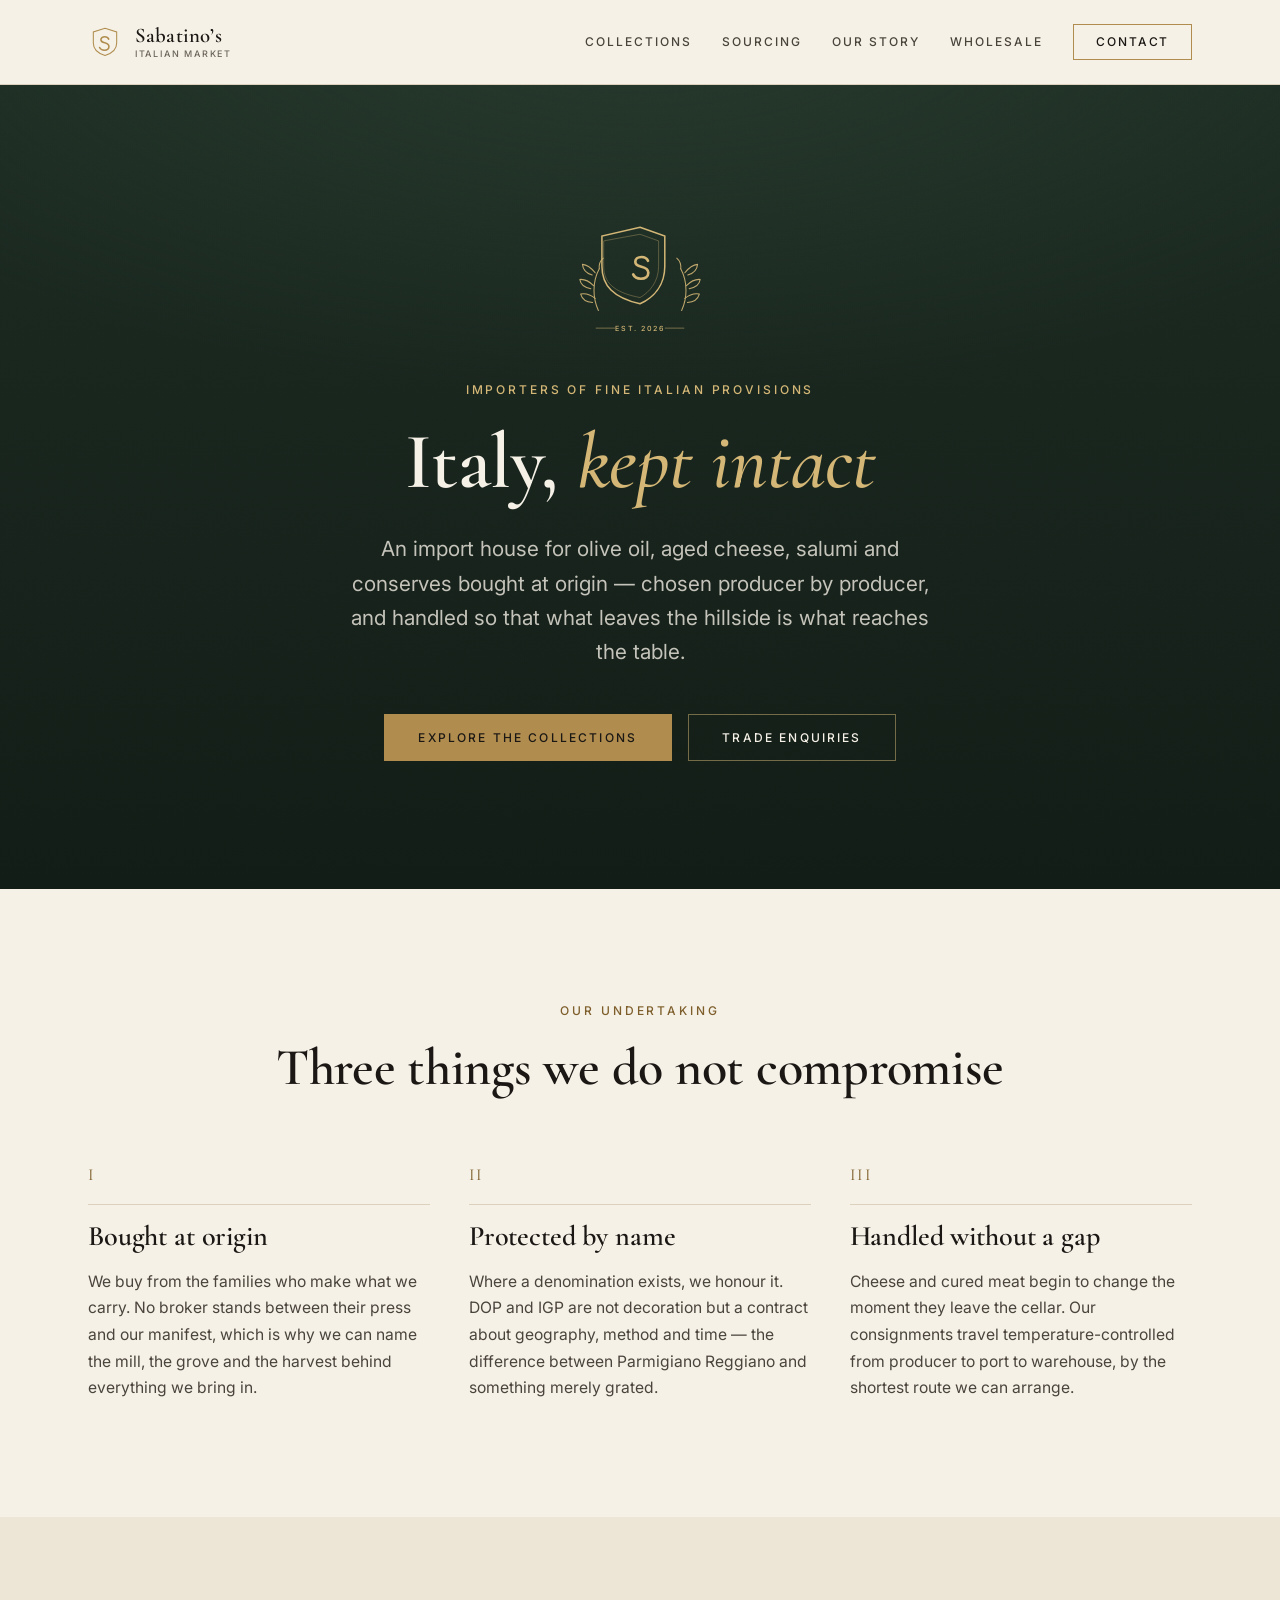
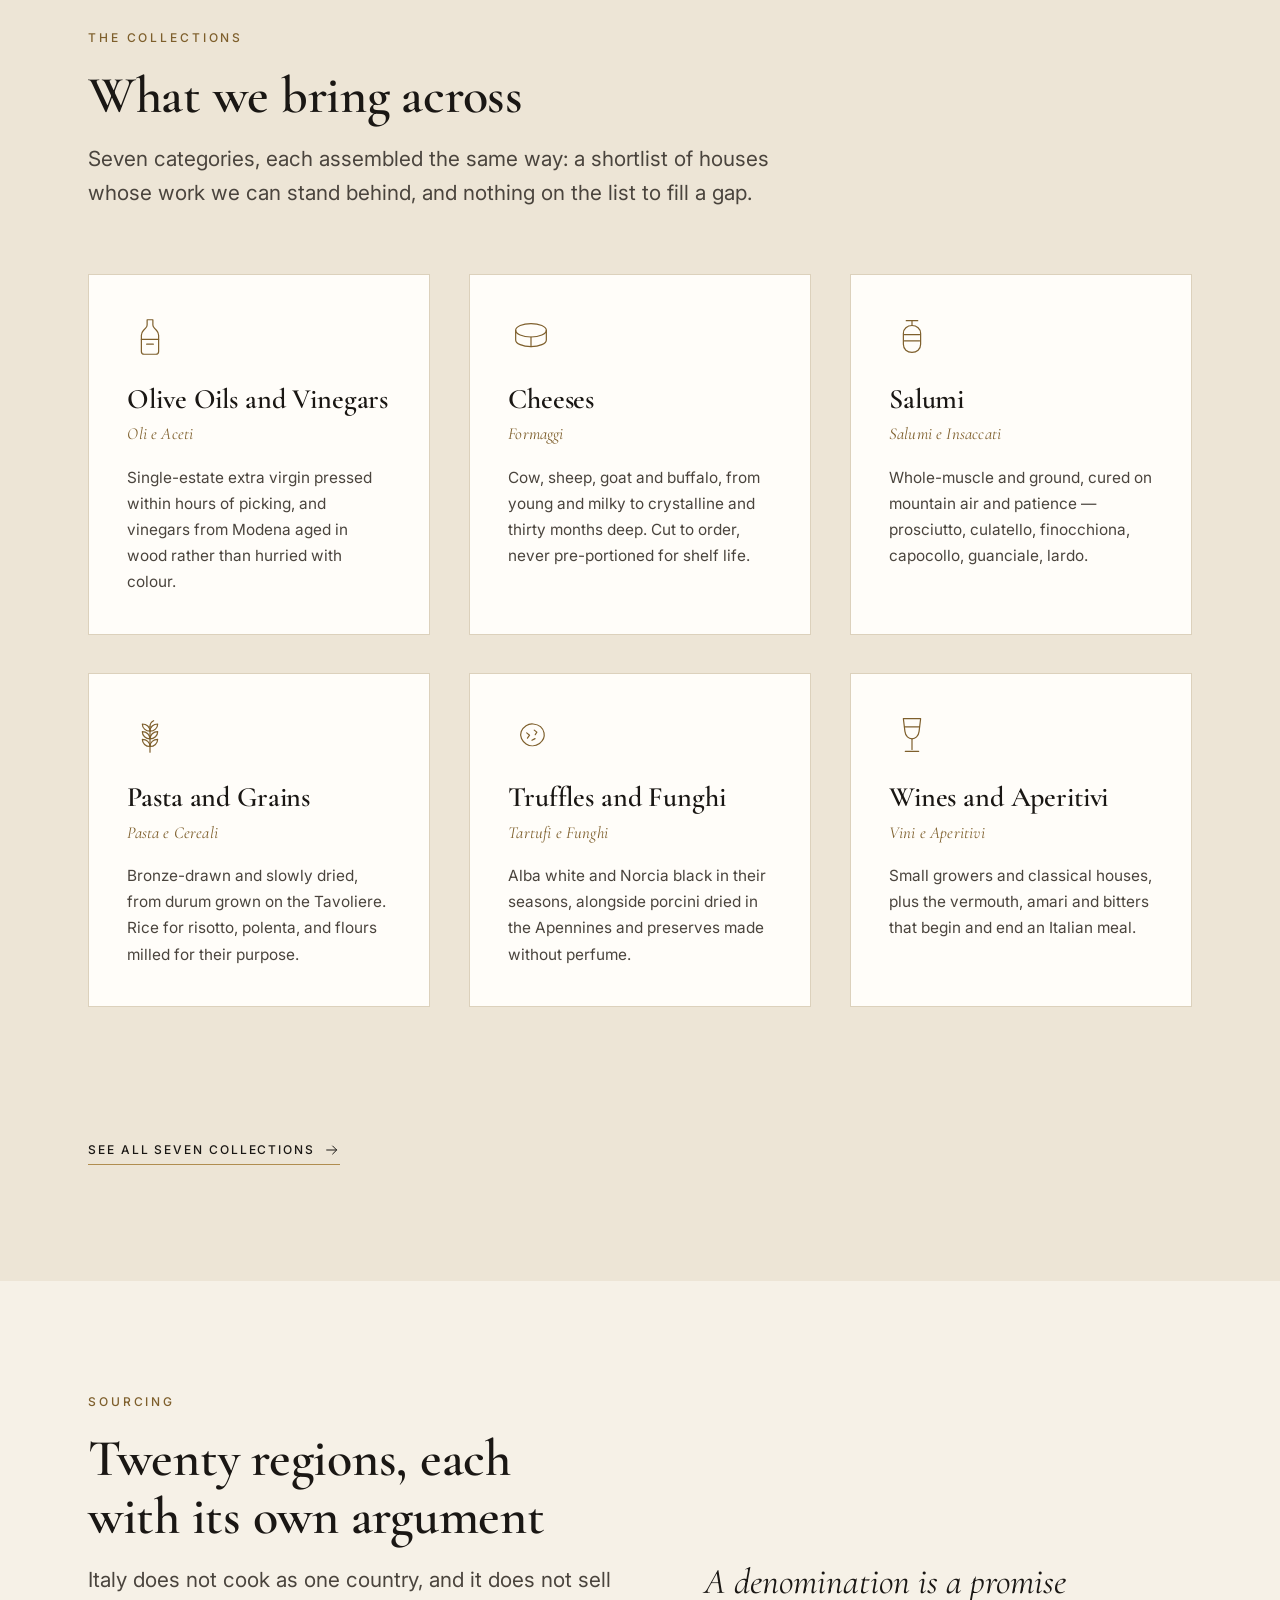
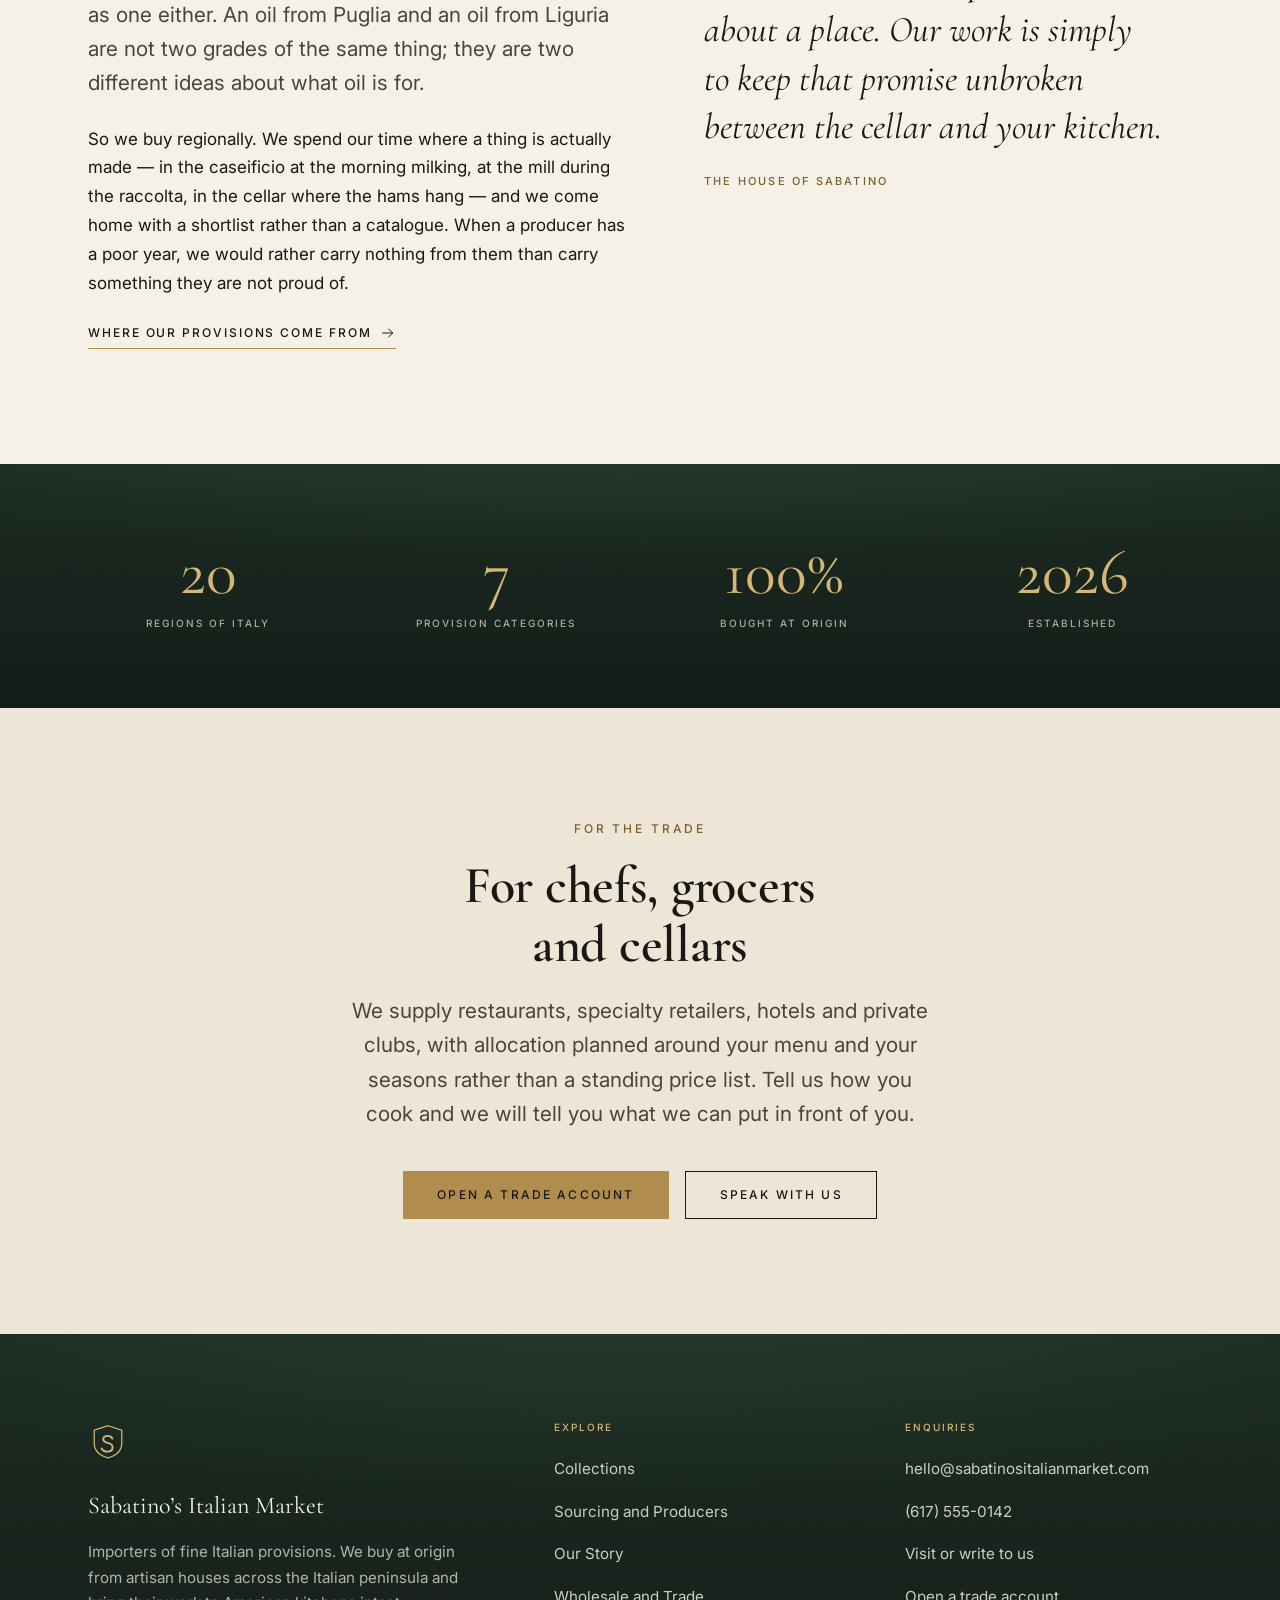
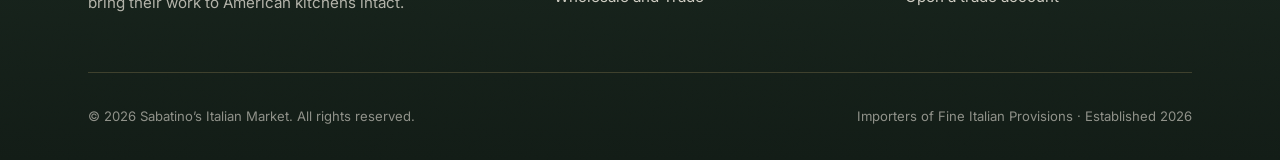
<file: index.html>
<!DOCTYPE html>
<html lang="en">
<head>
  <meta charset="utf-8">
  <meta name="viewport" content="width=device-width, initial-scale=1">
  <title>Sabatino's Italian Market | Importers of Fine Italian Provisions</title>
  <meta name="description" content="A high-end import house for Italian olive oil, aged cheese, salumi, pasta, truffles and conserves, bought at origin from artisan producers and handled without a gap in the chain.">
  <link rel="canonical" href="https://cleblanc87.github.io/sabatinos-italian-market/">
  <link rel="icon" type="image/svg+xml" href="images/favicon.svg">

  <meta property="og:type" content="website">
  <meta property="og:site_name" content="Sabatino's Italian Market">
  <meta property="og:title" content="Sabatino's Italian Market | Importers of Fine Italian Provisions">
  <meta property="og:description" content="A high-end import house for Italian olive oil, aged cheese, salumi, pasta, truffles and conserves, bought at origin from artisan producers and handled without a gap in the chain.">
  <meta property="og:url" content="https://cleblanc87.github.io/sabatinos-italian-market/">
  <meta name="twitter:card" content="summary_large_image">
  <meta name="theme-color" content="#1C2B22">

  <link rel="preconnect" href="https://fonts.googleapis.com">
  <link rel="preconnect" href="https://fonts.gstatic.com" crossorigin>
  <link href="https://fonts.googleapis.com/css2?family=Cormorant+Garamond:ital,wght@0,500;0,600;0,700;1,500;1,600&family=Inter:wght@400;500&display=swap" rel="stylesheet">
  <link rel="stylesheet" href="css/style.css">

  <script type="application/ld+json">
  {
    "@context": "https://schema.org",
    "@graph": [
      {
        "@type": "Organization",
        "@id": "https://cleblanc87.github.io/sabatinos-italian-market/#organization",
        "name": "Sabatino's Italian Market",
        "alternateName": "Sabatino's",
        "description": "Importer of fine Italian provisions: olive oil, aged cheese, salumi, pasta, truffles, wine and conserves, bought at origin from artisan producers across Italy.",
        "url": "https://cleblanc87.github.io/sabatinos-italian-market/",
        "logo": "https://cleblanc87.github.io/sabatinos-italian-market/images/favicon.svg",
        "foundingDate": "2026",
        "email": "hello@sabatinositalianmarket.com",
        "telephone": "+1-617-555-0142",
        "address": {
          "@type": "PostalAddress",
          "streetAddress": "144 Prince Street",
          "addressLocality": "Boston",
          "addressRegion": "MA",
          "postalCode": "02113",
          "addressCountry": "US"
        },
        "areaServed": { "@type": "Country", "name": "United States" },
        "knowsAbout": ["Italian food importing", "DOP and IGP denominations", "Extra virgin olive oil", "Aged Italian cheese", "Salumi", "Bronze-drawn pasta", "Truffles"]
      },
      {
        "@type": "LocalBusiness",
        "@id": "https://cleblanc87.github.io/sabatinos-italian-market/#market",
        "name": "Sabatino's Italian Market",
        "parentOrganization": { "@id": "https://cleblanc87.github.io/sabatinos-italian-market/#organization" },
        "image": "https://cleblanc87.github.io/sabatinos-italian-market/images/favicon.svg",
        "url": "https://cleblanc87.github.io/sabatinos-italian-market/",
        "email": "hello@sabatinositalianmarket.com",
        "telephone": "+1-617-555-0142",
        "priceRange": "$$$",
        "address": {
          "@type": "PostalAddress",
          "streetAddress": "144 Prince Street",
          "addressLocality": "Boston",
          "addressRegion": "MA",
          "postalCode": "02113",
          "addressCountry": "US"
        },
        "makesOffer": [
          { "@type": "Offer", "itemOffered": { "@type": "Service", "name": "Wholesale supply of imported Italian provisions to restaurants, specialty retailers and hotels" } },
          { "@type": "Offer", "itemOffered": { "@type": "Service", "name": "Sourcing and importing of DOP and IGP protected Italian foods" } }
        ]
      }
    ]
  }
  </script>
</head>

<body>
  <a class="skip" href="#main">Skip to content</a>

  <header class="site-header">
    <div class="wrap site-header__inner">
      <a class="wordmark" href="index.html">
      <svg class="crest crest--nav" viewBox="0 0 64 64" aria-hidden="true" focusable="false">
        <path d="M32 6 54 13v21c0 12.4-8.9 19.6-22 23.4C18.9 53.6 10 46.4 10 34V13L32 6Z" fill="none" stroke="currentColor" stroke-width="2"/>
        <path d="M39 26.5c-1.3-2.9-3.9-4.4-7.4-4.4-4.5 0-7.3 2.3-7.3 5.6 0 3.1 2.2 4.7 7.1 5.8 5.3 1.2 8 3.2 8 7 0 4.2-3.5 6.9-8.6 6.9-4.3 0-7.5-1.8-9-5" fill="none" stroke="currentColor" stroke-width="3" stroke-linecap="round"/>
      </svg>
        <span class="wordmark__text">
          <span class="wordmark__name">Sabatino&rsquo;s</span>
          <span class="wordmark__sub">Italian Market</span>
        </span>
      </a>

      <button class="nav-toggle" type="button" id="nav-toggle" aria-expanded="false" aria-controls="site-nav" aria-label="Open menu">
        <span class="nav-toggle__bar"></span>
        <span class="nav-toggle__bar"></span>
        <span class="nav-toggle__bar"></span>
      </button>

      <nav class="nav" id="site-nav" aria-label="Primary">
        <ul class="nav__list">
          <li><a class="nav__link" href="collections.html">Collections</a></li>
          <li><a class="nav__link" href="sourcing.html">Sourcing</a></li>
          <li><a class="nav__link" href="our-story.html">Our Story</a></li>
          <li><a class="nav__link" href="wholesale.html">Wholesale</a></li>
          <li><a class="nav__link nav__cta" href="contact.html">Contact</a></li>
        </ul>
      </nav>
    </div>
  </header>

  <!-- Icon set. Defined once per page, referenced below with <use href="#i-…">. -->
  <svg aria-hidden="true" focusable="false" style="position:absolute;width:0;height:0;overflow:hidden">
    <symbol id="i-oil" viewBox="0 0 48 48" fill="none" stroke="currentColor" stroke-width="1.25" stroke-linecap="round" stroke-linejoin="round">
      <path d="M21 6h6v5.5c0 1.4.5 2.2 1.6 3.3l2.3 2.4c1.4 1.5 2.1 3 2.1 5V39a3 3 0 0 1-3 3H18a3 3 0 0 1-3-3V22.2c0-2 .7-3.5 2.1-5l2.3-2.4c1.1-1.1 1.6-1.9 1.6-3.3V6Z"/>
      <path d="M15 26.5h18"/>
      <path d="M20.5 31.5h7"/>
    </symbol>

    <symbol id="i-cheese" viewBox="0 0 48 48" fill="none" stroke="currentColor" stroke-width="1.25" stroke-linecap="round" stroke-linejoin="round">
      <path d="M8 17c0-3.9 7.2-7 16-7s16 3.1 16 7v10c0 3.9-7.2 7-16 7S8 30.9 8 27V17Z"/>
      <path d="M40 17c0 3.9-7.2 7-16 7S8 20.9 8 17"/>
      <path d="M24 24v10"/>
    </symbol>

    <symbol id="i-salumi" viewBox="0 0 48 48" fill="none" stroke="currentColor" stroke-width="1.25" stroke-linecap="round" stroke-linejoin="round">
      <path d="M18 7h12"/>
      <path d="M24 7v5"/>
      <path d="M24 12c-5 0-9 3.6-9 8v11.5c0 5.4 4 8.5 9 8.5s9-3.1 9-8.5V20c0-4.4-4-8-9-8Z"/>
      <path d="M16 21.5h16M16 28h16"/>
    </symbol>

    <symbol id="i-pasta" viewBox="0 0 48 48" fill="none" stroke="currentColor" stroke-width="1.25" stroke-linecap="round" stroke-linejoin="round">
      <path d="M24 42V15"/>
      <path d="M24 20c-4.5 0-8-3.2-8-7.5 4.5 0 8 3.2 8 7.5Z"/>
      <path d="M24 20c4.5 0 8-3.2 8-7.5-4.5 0-8 3.2-8 7.5Z"/>
      <path d="M24 28c-4.5 0-8-3.2-8-7.5 4.5 0 8 3.2 8 7.5Z"/>
      <path d="M24 28c4.5 0 8-3.2 8-7.5-4.5 0-8 3.2-8 7.5Z"/>
      <path d="M24 36c-4.5 0-8-3.2-8-7.5 4.5 0 8 3.2 8 7.5Z"/>
      <path d="M24 36c4.5 0 8-3.2 8-7.5-4.5 0-8 3.2-8 7.5Z"/>
      <path d="M24 15c0-2.8 1.4-4.8 3.8-5.9"/>
    </symbol>

    <symbol id="i-truffle" viewBox="0 0 48 48" fill="none" stroke="currentColor" stroke-width="1.25" stroke-linecap="round" stroke-linejoin="round">
      <path d="M13.8 20.4c2.1-5.3 7.2-8.4 12.4-7.9 6.1.6 10.4 4.3 11.4 9.4.8 4.2-1.1 8.3-4.7 10.9-4.2 3-9.9 3.3-14 .5-4.2-2.9-7-8-5.1-12.9Z"/>
      <path d="M19.5 21.8l3 2.4-2.2 3.1M27.4 18.9l2.7 2.1-1.7 2.7M25 29.4l3.2-1.6"/>
    </symbol>

    <symbol id="i-wine" viewBox="0 0 48 48" fill="none" stroke="currentColor" stroke-width="1.25" stroke-linecap="round" stroke-linejoin="round">
      <path d="M15 7h18l-1.6 13.2c-.6 4.9-3.9 7.8-7.4 7.8s-6.8-2.9-7.4-7.8L15 7Z"/>
      <path d="M16.2 15.5h15.6"/>
      <path d="M24 28v11"/>
      <path d="M17 41h14"/>
    </symbol>

    <symbol id="i-conserve" viewBox="0 0 48 48" fill="none" stroke="currentColor" stroke-width="1.25" stroke-linecap="round" stroke-linejoin="round">
      <path d="M16.5 7.5h15a1 1 0 0 1 1 1v3.5a1 1 0 0 1-1 1h-15a1 1 0 0 1-1-1V8.5a1 1 0 0 1 1-1Z"/>
      <path d="M17.5 13v3.4c0 1-.4 1.7-1 2.4-1.2 1.3-1.5 2.4-1.5 4V38a3 3 0 0 0 3 3h12a3 3 0 0 0 3-3V22.8c0-1.6-.3-2.7-1.5-4-.6-.7-1-1.4-1-2.4V13"/>
      <path d="M17 26.5h14"/>
    </symbol>

    <symbol id="i-arrow" viewBox="0 0 24 24" fill="none" stroke="currentColor" stroke-width="1.5" stroke-linecap="round" stroke-linejoin="round">
      <path d="M4 12h15M13 6l6 6-6 6"/>
    </symbol>

    <symbol id="i-check" viewBox="0 0 24 24" fill="none" stroke="currentColor" stroke-width="1.8" stroke-linecap="round" stroke-linejoin="round">
      <path d="M3 12.5 9 18.5 21 5.5"/>
    </symbol>
  </svg>

  <main id="main">

    <!-- Hero -->
    <section class="hero on-dark">
      <div class="wrap hero__inner">
        <svg class="crest crest--hero" viewBox="0 0 140 152" aria-hidden="true" focusable="false">
          <path d="M70 16 98 26v34c0 22-13 35.5-28 42.5C40 95.5 27 82 27 60V26L70 16Z" fill="none" stroke="currentColor" stroke-width="1.7"/>
          <path d="M70 24 91 31.5V60c0 18-10.5 29.5-21 35.5C39.5 89.5 29 78 29 60V31.5L70 24Z" fill="none" stroke="currentColor" stroke-width=".7" opacity=".55"/>
          <path d="M79 54c-1.2-2.8-3.8-4.3-7.2-4.3-4.4 0-7.1 2.2-7.1 5.4 0 3 2.2 4.6 6.9 5.6 5.2 1.2 7.8 3.1 7.8 6.8 0 4.1-3.4 6.7-8.4 6.7-4.2 0-7.3-1.8-8.7-4.9" fill="none" stroke="currentColor" stroke-width="3" stroke-linecap="round"/>
          <g class="crest__sprig" fill="none" stroke="currentColor" stroke-width="1.15" stroke-linecap="round" stroke-linejoin="round" opacity=".9">
            <path d="M23 110C16.5 96 16 78 24 63"/>
            <path d="M19.4 96.5C14 92 8.5 90.5 3 91.5c1.5 5.5 6 9 13.5 9.5"/>
            <path d="M17.6 82C12.6 77 7.5 74.5 2 75c1 5.5 5 9.5 12.5 10.5"/>
            <path d="M19.4 67.5C15 62 10.5 58.5 5 58c.5 5.5 4 10 11 12"/>
            <path d="M24 63c-.5-5 1-9 4.5-12"/>
          </g>
          <g class="crest__sprig" fill="none" stroke="currentColor" stroke-width="1.15" stroke-linecap="round" stroke-linejoin="round" opacity=".9" transform="translate(140) scale(-1 1)">
            <path d="M23 110C16.5 96 16 78 24 63"/>
            <path d="M19.4 96.5C14 92 8.5 90.5 3 91.5c1.5 5.5 6 9 13.5 9.5"/>
            <path d="M17.6 82C12.6 77 7.5 74.5 2 75c1 5.5 5 9.5 12.5 10.5"/>
            <path d="M19.4 67.5C15 62 10.5 58.5 5 58c.5 5.5 4 10 11 12"/>
            <path d="M24 63c-.5-5 1-9 4.5-12"/>
          </g>
          <path d="M20 130h22M98 130h22" stroke="currentColor" stroke-width="1" opacity=".55"/>
          <!-- TODO: update the founding year here and in the footer if it differs. -->
          <text x="70" y="133.4" text-anchor="middle" font-family="Inter, system-ui, sans-serif" font-size="8" font-weight="500" letter-spacing="1.8" fill="currentColor">EST. 2026</text>
        </svg>
        <span class="eyebrow">Importers of Fine Italian Provisions</span>
        <h1>Italy, <em>kept intact</em></h1>
        <p class="lede">
          An import house for olive oil, aged cheese, salumi and conserves bought at origin
          &mdash; chosen producer by producer, and handled so that what leaves the hillside
          is what reaches the table.
        </p>
        <div class="btn-row">
          <a class="btn btn--gold" href="collections.html">Explore the Collections</a>
          <a class="btn btn--ghost" href="wholesale.html">Trade Enquiries</a>
        </div>
      </div>
    </section>

    <!-- What we will not compromise -->
    <section class="section">
      <div class="wrap">
        <div class="section-head section-head--center js-reveal">
          <span class="eyebrow">Our Undertaking</span>
          <h2>Three things we do not compromise</h2>
        </div>

        <div class="grid grid--3">
          <div class="pillar js-reveal">
            <span class="pillar__num">I</span>
            <h3>Bought at origin</h3>
            <p>
              We buy from the families who make what we carry. No broker stands between
              their press and our manifest, which is why we can name the mill, the grove
              and the harvest behind everything we bring in.
            </p>
          </div>

          <div class="pillar js-reveal">
            <span class="pillar__num">II</span>
            <h3>Protected by name</h3>
            <p>
              Where a denomination exists, we honour it. DOP and IGP are not decoration
              but a contract about geography, method and time &mdash; the difference
              between Parmigiano Reggiano and something merely grated.
            </p>
          </div>

          <div class="pillar js-reveal">
            <span class="pillar__num">III</span>
            <h3>Handled without a gap</h3>
            <p>
              Cheese and cured meat begin to change the moment they leave the cellar.
              Our consignments travel temperature-controlled from producer to port to
              warehouse, by the shortest route we can arrange.
            </p>
          </div>
        </div>
      </div>
    </section>

    <!-- Collections -->
    <section class="section ground-bone">
      <div class="wrap">
        <div class="section-head js-reveal">
          <span class="eyebrow">The Collections</span>
          <h2>What we bring across</h2>
          <p class="lede">
            Seven categories, each assembled the same way: a shortlist of houses whose
            work we can stand behind, and nothing on the list to fill a gap.
          </p>
        </div>

        <div class="grid grid--3">
          <article class="card js-reveal">
            <svg class="card__icon" aria-hidden="true"><use href="#i-oil"></use></svg>
            <h3>Olive Oils and Vinegars</h3>
            <span class="italiano">Oli e Aceti</span>
            <p>
              Single-estate extra virgin pressed within hours of picking, and vinegars
              from Modena aged in wood rather than hurried with colour.
            </p>
          </article>

          <article class="card js-reveal">
            <svg class="card__icon" aria-hidden="true"><use href="#i-cheese"></use></svg>
            <h3>Cheeses</h3>
            <span class="italiano">Formaggi</span>
            <p>
              Cow, sheep, goat and buffalo, from young and milky to crystalline and
              thirty months deep. Cut to order, never pre-portioned for shelf life.
            </p>
          </article>

          <article class="card js-reveal">
            <svg class="card__icon" aria-hidden="true"><use href="#i-salumi"></use></svg>
            <h3>Salumi</h3>
            <span class="italiano">Salumi e Insaccati</span>
            <p>
              Whole-muscle and ground, cured on mountain air and patience &mdash;
              prosciutto, culatello, finocchiona, capocollo, guanciale, lardo.
            </p>
          </article>

          <article class="card js-reveal">
            <svg class="card__icon" aria-hidden="true"><use href="#i-pasta"></use></svg>
            <h3>Pasta and Grains</h3>
            <span class="italiano">Pasta e Cereali</span>
            <p>
              Bronze-drawn and slowly dried, from durum grown on the Tavoliere. Rice
              for risotto, polenta, and flours milled for their purpose.
            </p>
          </article>

          <article class="card js-reveal">
            <svg class="card__icon" aria-hidden="true"><use href="#i-truffle"></use></svg>
            <h3>Truffles and Funghi</h3>
            <span class="italiano">Tartufi e Funghi</span>
            <p>
              Alba white and Norcia black in their seasons, alongside porcini dried
              in the Apennines and preserves made without perfume.
            </p>
          </article>

          <article class="card js-reveal">
            <svg class="card__icon" aria-hidden="true"><use href="#i-wine"></use></svg>
            <h3>Wines and Aperitivi</h3>
            <span class="italiano">Vini e Aperitivi</span>
            <p>
              Small growers and classical houses, plus the vermouth, amari and bitters
              that begin and end an Italian meal.
            </p>
          </article>
        </div>

        <div class="divider divider--start js-reveal" aria-hidden="true"><span class="divider__gem"></span></div>

        <a class="link-more js-reveal" href="collections.html">
          See all seven collections
          <svg aria-hidden="true"><use href="#i-arrow"></use></svg>
        </a>
      </div>
    </section>

    <!-- Sourcing -->
    <section class="section">
      <div class="wrap split">
        <div class="js-reveal">
          <span class="eyebrow">Sourcing</span>
          <h2>Twenty regions, each with its own argument</h2>
          <p class="lede">
            Italy does not cook as one country, and it does not sell as one either. An oil
            from Puglia and an oil from Liguria are not two grades of the same thing; they
            are two different ideas about what oil is for.
          </p>
          <p>
            So we buy regionally. We spend our time where a thing is actually made &mdash;
            in the caseificio at the morning milking, at the mill during the raccolta, in
            the cellar where the hams hang &mdash; and we come home with a shortlist rather
            than a catalogue. When a producer has a poor year, we would rather carry nothing
            from them than carry something they are not proud of.
          </p>
          <a class="link-more" href="sourcing.html">
            Where our provisions come from
            <svg aria-hidden="true"><use href="#i-arrow"></use></svg>
          </a>
        </div>

        <div class="js-reveal">
          <blockquote class="quote">
            A denomination is a promise about a place. Our work is simply to keep that
            promise unbroken between the cellar and your kitchen.
            <cite class="quote__cite">The House of Sabatino</cite>
          </blockquote>
        </div>
      </div>
    </section>

    <!-- Figures -->
    <section class="section--sm on-dark">
      <div class="wrap">
        <div class="figures js-reveal">
          <div class="figures__item">
            <span class="figure">20</span>
            <span class="figures__label">Regions of Italy</span>
          </div>
          <div class="figures__item">
            <span class="figure">7</span>
            <span class="figures__label">Provision categories</span>
          </div>
          <div class="figures__item">
            <span class="figure">100%</span>
            <span class="figures__label">Bought at origin</span>
          </div>
          <div class="figures__item">
            <span class="figure">2026</span>
            <span class="figures__label">Established</span>
          </div>
        </div>
      </div>
    </section>

    <!-- Trade -->
    <section class="section ground-bone">
      <div class="wrap cta js-reveal">
        <span class="eyebrow">For the Trade</span>
        <h2>For chefs, grocers and cellars</h2>
        <p class="lede">
          We supply restaurants, specialty retailers, hotels and private clubs, with
          allocation planned around your menu and your seasons rather than a standing
          price list. Tell us how you cook and we will tell you what we can put in front
          of you.
        </p>
        <div class="btn-row">
          <a class="btn btn--gold" href="wholesale.html">Open a Trade Account</a>
          <a class="btn btn--ink" href="contact.html">Speak With Us</a>
        </div>
      </div>
    </section>

  </main>

  <footer class="site-footer on-dark">
    <div class="wrap">
      <div class="site-footer__top">
        <div class="site-footer__brand">
      <svg class="crest crest--nav" viewBox="0 0 64 64" aria-hidden="true" focusable="false">
        <path d="M32 6 54 13v21c0 12.4-8.9 19.6-22 23.4C18.9 53.6 10 46.4 10 34V13L32 6Z" fill="none" stroke="currentColor" stroke-width="2"/>
        <path d="M39 26.5c-1.3-2.9-3.9-4.4-7.4-4.4-4.5 0-7.3 2.3-7.3 5.6 0 3.1 2.2 4.7 7.1 5.8 5.3 1.2 8 3.2 8 7 0 4.2-3.5 6.9-8.6 6.9-4.3 0-7.5-1.8-9-5" fill="none" stroke="currentColor" stroke-width="3" stroke-linecap="round"/>
      </svg>
          <p class="site-footer__name">Sabatino&rsquo;s Italian Market</p>
          <p class="site-footer__blurb">
            Importers of fine Italian provisions. We buy at origin from artisan houses
            across the Italian peninsula and bring their work to American kitchens intact.
          </p>
        </div>

        <div>
          <h4>Explore</h4>
          <ul>
            <li><a href="collections.html">Collections</a></li>
            <li><a href="sourcing.html">Sourcing and Producers</a></li>
            <li><a href="our-story.html">Our Story</a></li>
            <li><a href="wholesale.html">Wholesale and Trade</a></li>
          </ul>
        </div>

        <div>
          <h4>Enquiries</h4>
          <ul>
            <!-- TODO: replace with your real address, phone and email. -->
            <li><a href="mailto:hello@sabatinositalianmarket.com">hello@sabatinositalianmarket.com</a></li>
            <li><a href="tel:+16175550142">(617) 555-0142</a></li>
            <li><a href="contact.html">Visit or write to us</a></li>
            <li><a href="wholesale.html">Open a trade account</a></li>
          </ul>
        </div>
      </div>

      <div class="site-footer__bottom">
        <p>&copy; 2026 Sabatino&rsquo;s Italian Market. All rights reserved.</p>
        <p>Importers of Fine Italian Provisions &middot; Established 2026</p>
      </div>
    </div>
  </footer>

  <script src="js/main.js"></script>

</body>
</html>
</file>
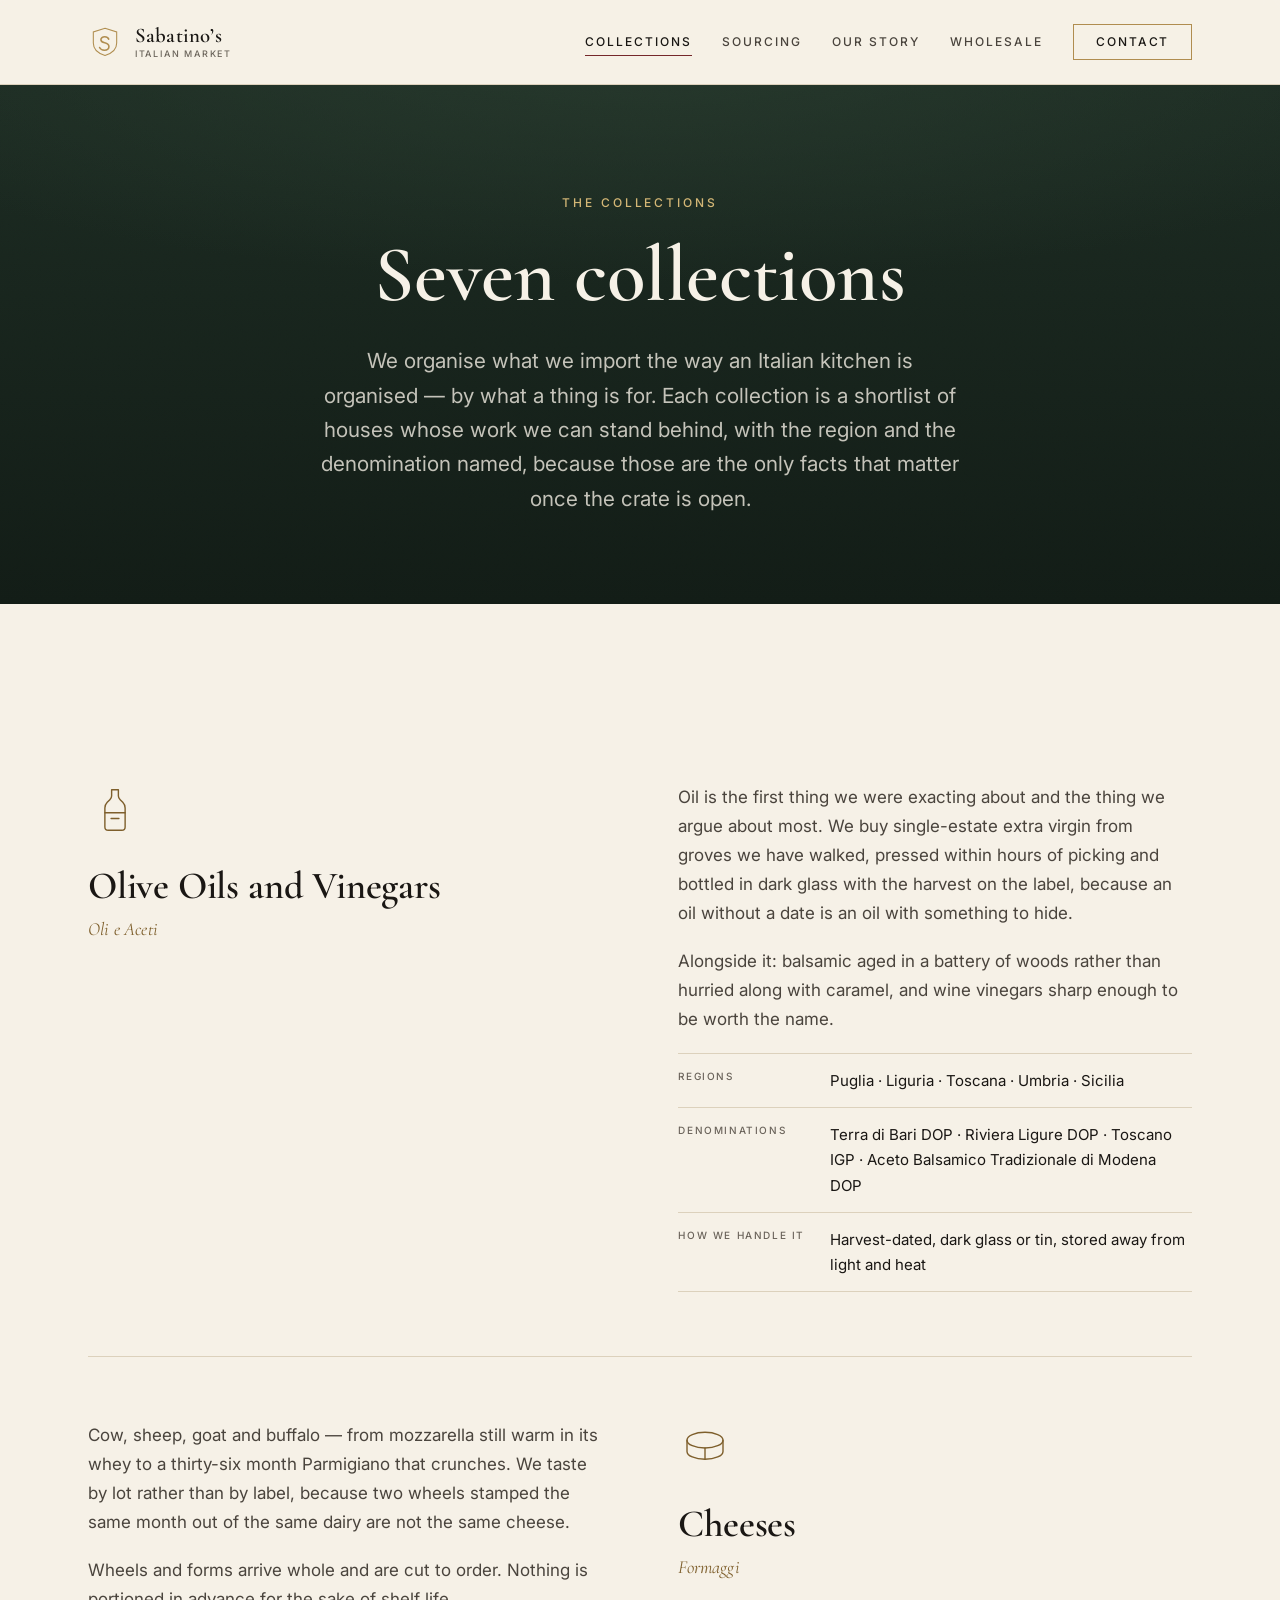
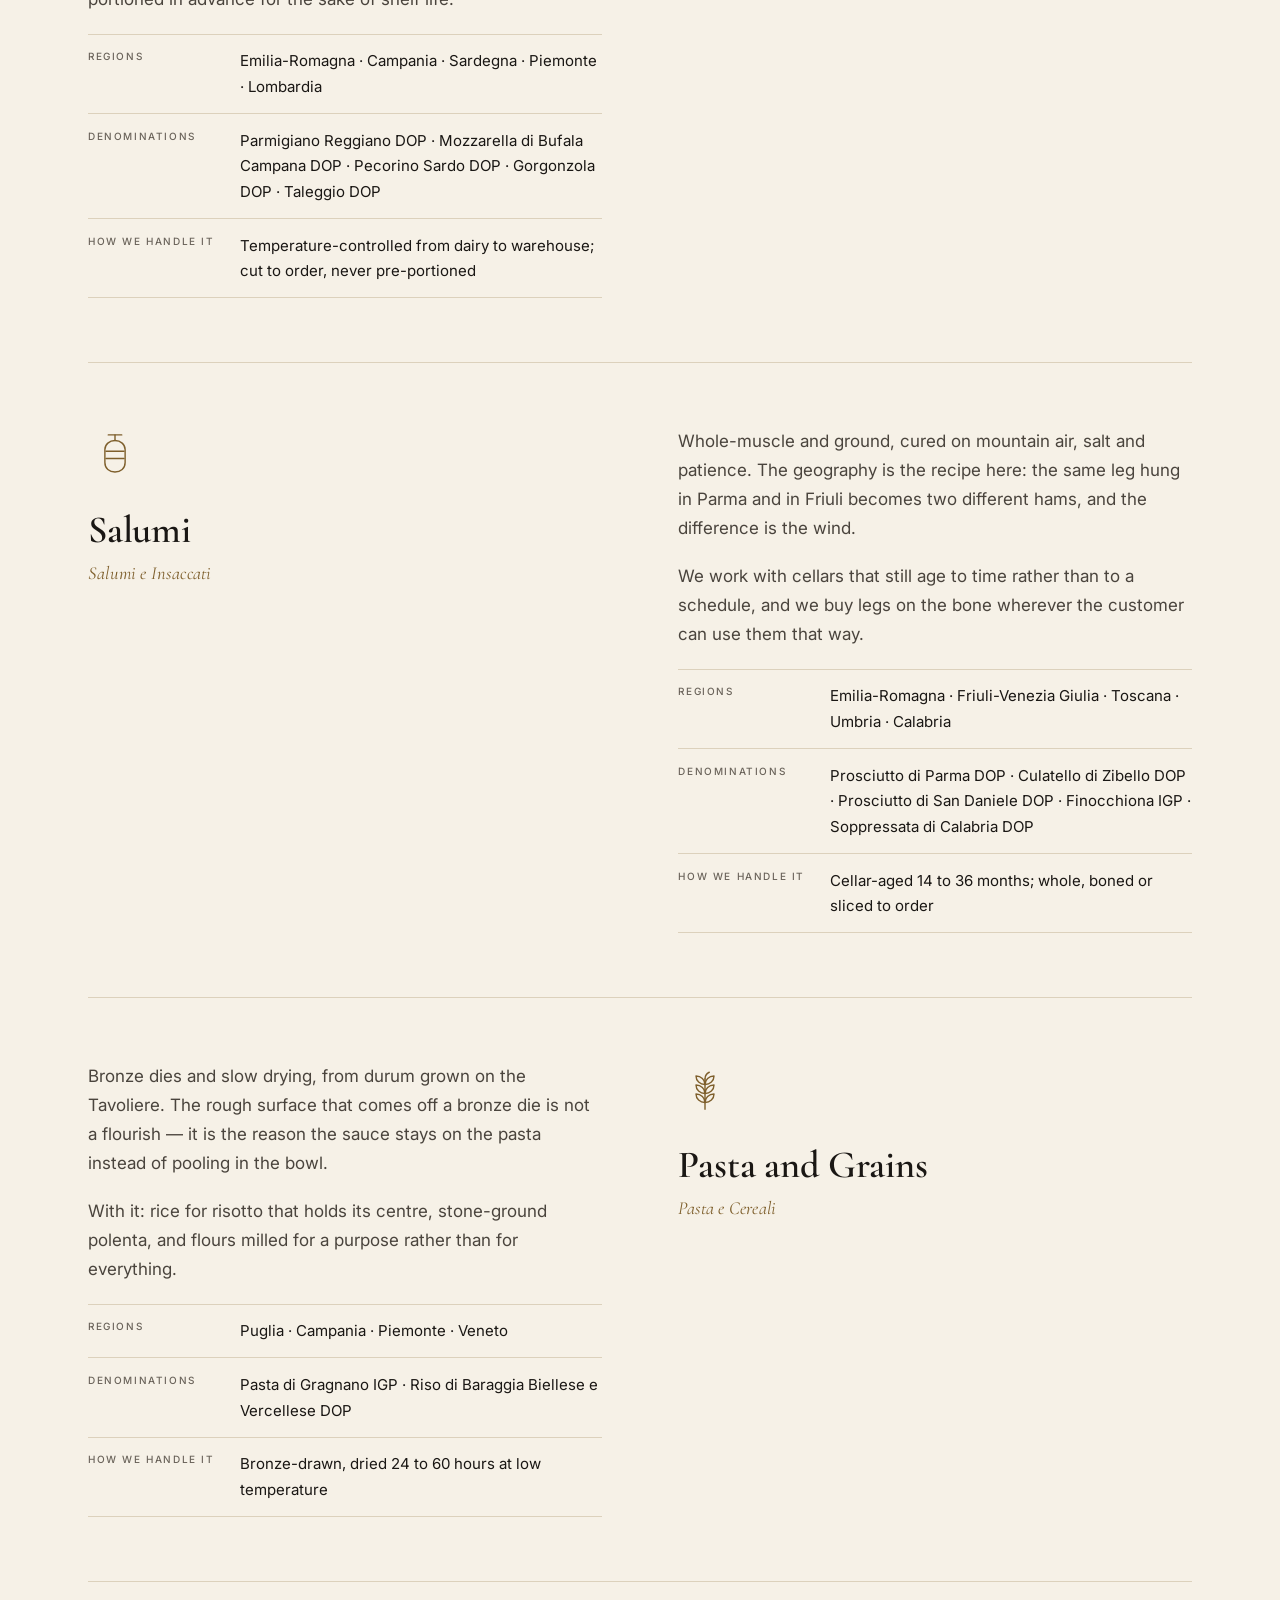
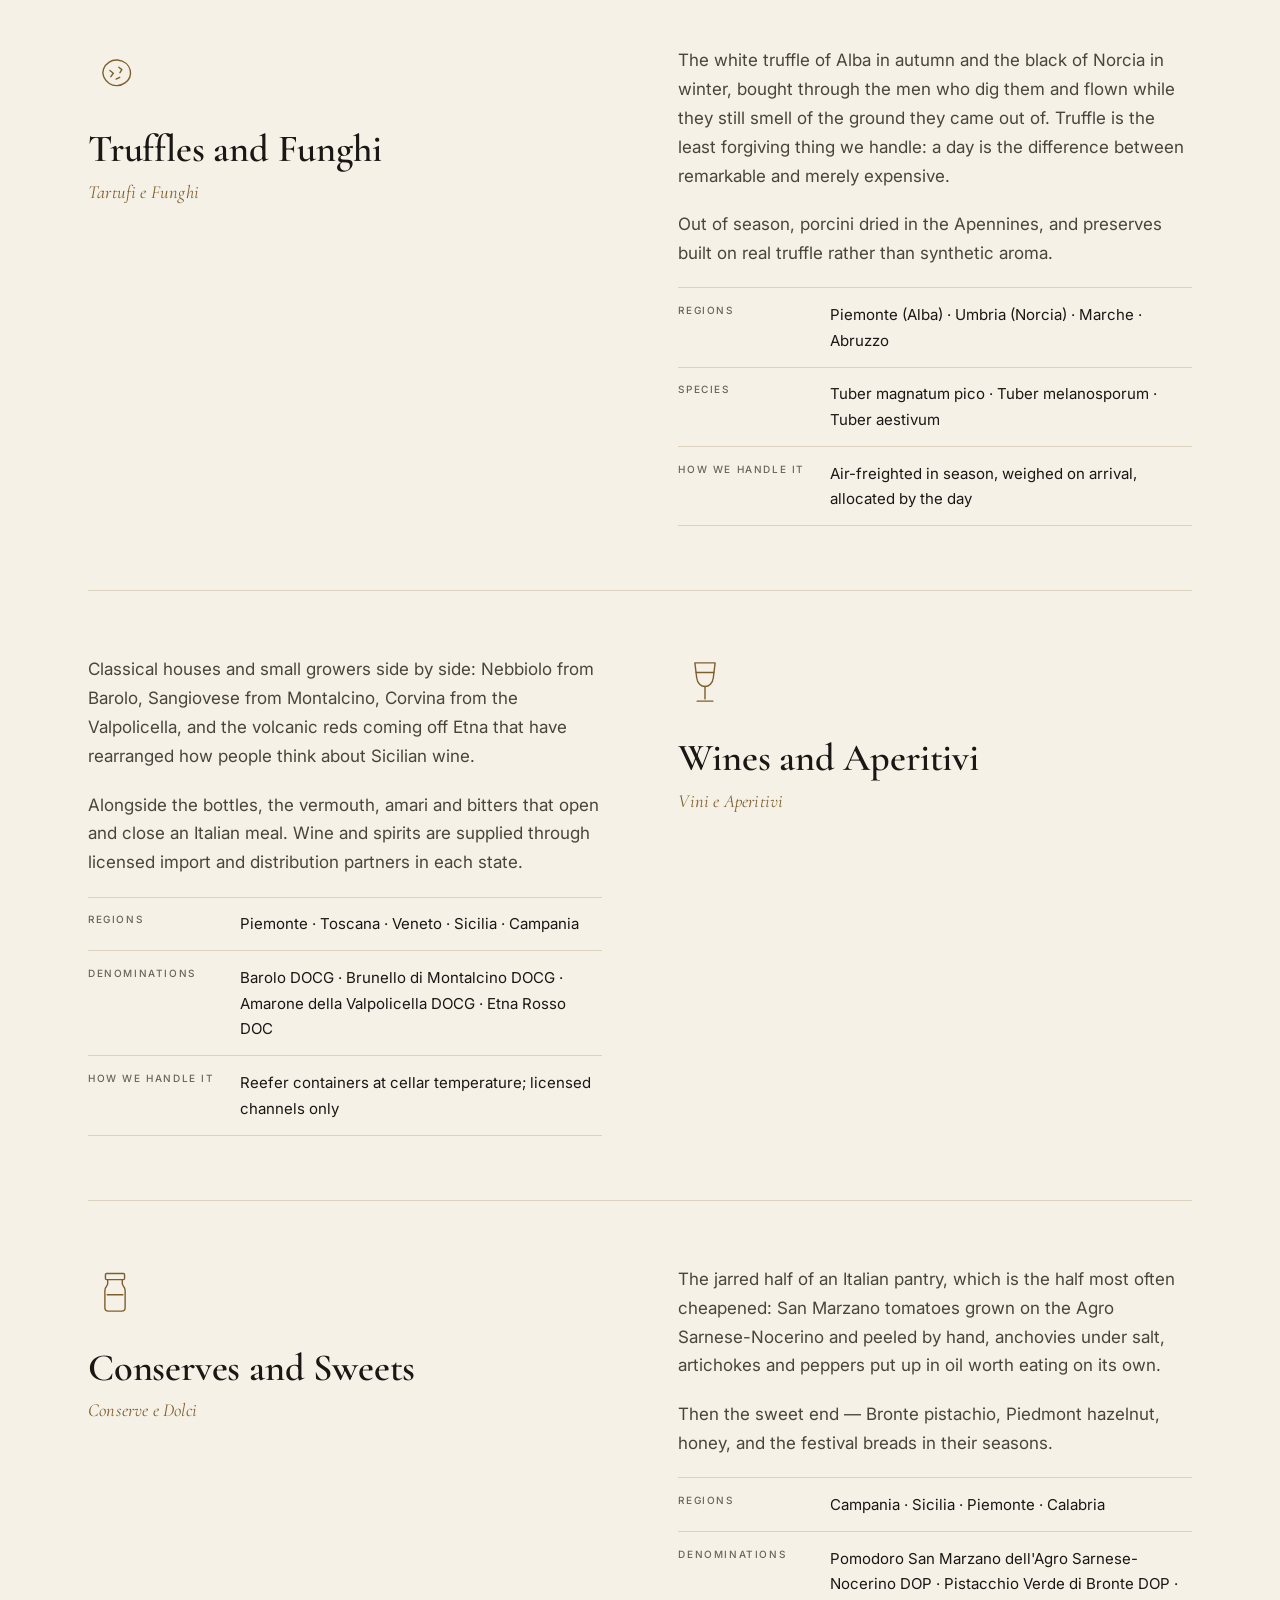
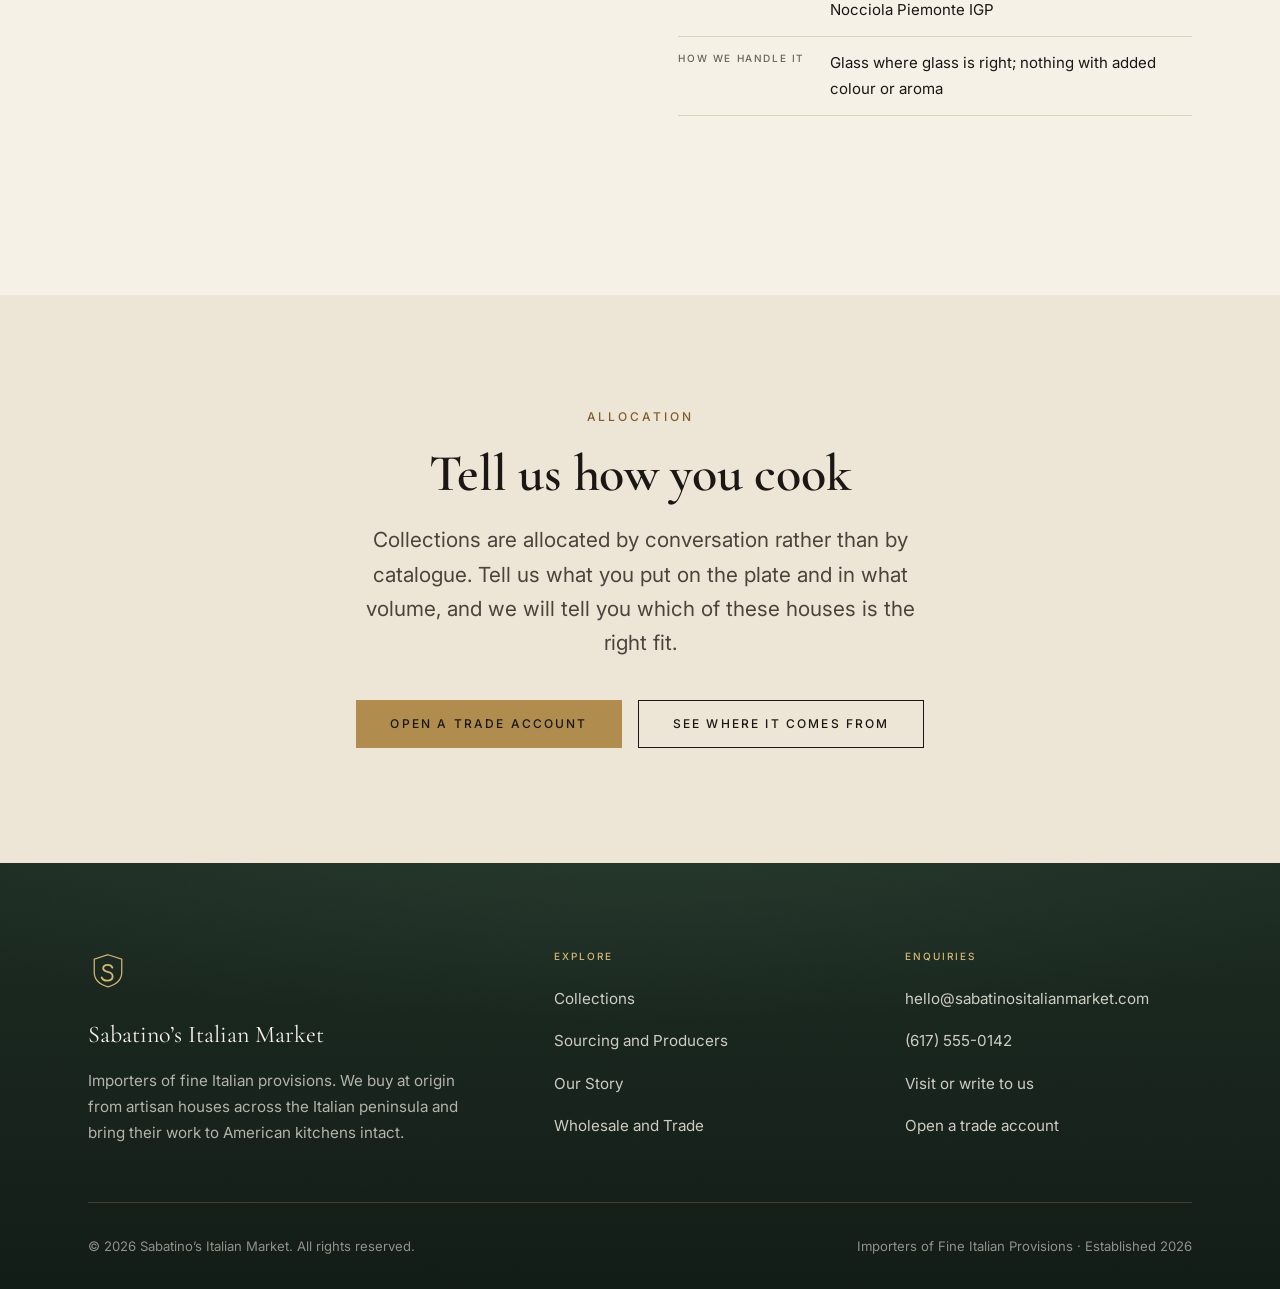
<file: collections.html>
<!DOCTYPE html>
<html lang="en">
<head>
  <meta charset="utf-8">
  <meta name="viewport" content="width=device-width, initial-scale=1">
  <title>Collections | Sabatino's Italian Market</title>
  <meta name="description" content="The seven collections we import: olive oils and vinegars, cheeses, salumi, pasta and grains, truffles and funghi, wines and aperitivi, conserves and sweets.">
  <link rel="canonical" href="https://cleblanc87.github.io/sabatinos-italian-market/collections.html">
  <link rel="icon" type="image/svg+xml" href="images/favicon.svg">

  <meta property="og:type" content="website">
  <meta property="og:site_name" content="Sabatino's Italian Market">
  <meta property="og:title" content="Collections | Sabatino's Italian Market">
  <meta property="og:description" content="The seven collections we import: olive oils and vinegars, cheeses, salumi, pasta and grains, truffles and funghi, wines and aperitivi, conserves and sweets.">
  <meta property="og:url" content="https://cleblanc87.github.io/sabatinos-italian-market/collections.html">
  <meta name="twitter:card" content="summary_large_image">
  <meta name="theme-color" content="#1C2B22">

  <link rel="preconnect" href="https://fonts.googleapis.com">
  <link rel="preconnect" href="https://fonts.gstatic.com" crossorigin>
  <link href="https://fonts.googleapis.com/css2?family=Cormorant+Garamond:ital,wght@0,500;0,600;0,700;1,500;1,600&family=Inter:wght@400;500&display=swap" rel="stylesheet">
  <link rel="stylesheet" href="css/style.css">
</head>

<body>
  <a class="skip" href="#main">Skip to content</a>

  <header class="site-header">
    <div class="wrap site-header__inner">
      <a class="wordmark" href="index.html">
      <svg class="crest crest--nav" viewBox="0 0 64 64" aria-hidden="true" focusable="false">
        <path d="M32 6 54 13v21c0 12.4-8.9 19.6-22 23.4C18.9 53.6 10 46.4 10 34V13L32 6Z" fill="none" stroke="currentColor" stroke-width="2"/>
        <path d="M39 26.5c-1.3-2.9-3.9-4.4-7.4-4.4-4.5 0-7.3 2.3-7.3 5.6 0 3.1 2.2 4.7 7.1 5.8 5.3 1.2 8 3.2 8 7 0 4.2-3.5 6.9-8.6 6.9-4.3 0-7.5-1.8-9-5" fill="none" stroke="currentColor" stroke-width="3" stroke-linecap="round"/>
      </svg>
        <span class="wordmark__text">
          <span class="wordmark__name">Sabatino&rsquo;s</span>
          <span class="wordmark__sub">Italian Market</span>
        </span>
      </a>

      <button class="nav-toggle" type="button" id="nav-toggle" aria-expanded="false" aria-controls="site-nav" aria-label="Open menu">
        <span class="nav-toggle__bar"></span>
        <span class="nav-toggle__bar"></span>
        <span class="nav-toggle__bar"></span>
      </button>

      <nav class="nav" id="site-nav" aria-label="Primary">
        <ul class="nav__list">
          <li><a class="nav__link" href="collections.html" aria-current="page">Collections</a></li>
          <li><a class="nav__link" href="sourcing.html">Sourcing</a></li>
          <li><a class="nav__link" href="our-story.html">Our Story</a></li>
          <li><a class="nav__link" href="wholesale.html">Wholesale</a></li>
          <li><a class="nav__link nav__cta" href="contact.html">Contact</a></li>
        </ul>
      </nav>
    </div>
  </header>

  <!-- Icon set. Defined once per page, referenced below with <use href="#i-…">. -->
  <svg aria-hidden="true" focusable="false" style="position:absolute;width:0;height:0;overflow:hidden">
    <symbol id="i-oil" viewBox="0 0 48 48" fill="none" stroke="currentColor" stroke-width="1.25" stroke-linecap="round" stroke-linejoin="round">
      <path d="M21 6h6v5.5c0 1.4.5 2.2 1.6 3.3l2.3 2.4c1.4 1.5 2.1 3 2.1 5V39a3 3 0 0 1-3 3H18a3 3 0 0 1-3-3V22.2c0-2 .7-3.5 2.1-5l2.3-2.4c1.1-1.1 1.6-1.9 1.6-3.3V6Z"/>
      <path d="M15 26.5h18"/>
      <path d="M20.5 31.5h7"/>
    </symbol>

    <symbol id="i-cheese" viewBox="0 0 48 48" fill="none" stroke="currentColor" stroke-width="1.25" stroke-linecap="round" stroke-linejoin="round">
      <path d="M8 17c0-3.9 7.2-7 16-7s16 3.1 16 7v10c0 3.9-7.2 7-16 7S8 30.9 8 27V17Z"/>
      <path d="M40 17c0 3.9-7.2 7-16 7S8 20.9 8 17"/>
      <path d="M24 24v10"/>
    </symbol>

    <symbol id="i-salumi" viewBox="0 0 48 48" fill="none" stroke="currentColor" stroke-width="1.25" stroke-linecap="round" stroke-linejoin="round">
      <path d="M18 7h12"/>
      <path d="M24 7v5"/>
      <path d="M24 12c-5 0-9 3.6-9 8v11.5c0 5.4 4 8.5 9 8.5s9-3.1 9-8.5V20c0-4.4-4-8-9-8Z"/>
      <path d="M16 21.5h16M16 28h16"/>
    </symbol>

    <symbol id="i-pasta" viewBox="0 0 48 48" fill="none" stroke="currentColor" stroke-width="1.25" stroke-linecap="round" stroke-linejoin="round">
      <path d="M24 42V15"/>
      <path d="M24 20c-4.5 0-8-3.2-8-7.5 4.5 0 8 3.2 8 7.5Z"/>
      <path d="M24 20c4.5 0 8-3.2 8-7.5-4.5 0-8 3.2-8 7.5Z"/>
      <path d="M24 28c-4.5 0-8-3.2-8-7.5 4.5 0 8 3.2 8 7.5Z"/>
      <path d="M24 28c4.5 0 8-3.2 8-7.5-4.5 0-8 3.2-8 7.5Z"/>
      <path d="M24 36c-4.5 0-8-3.2-8-7.5 4.5 0 8 3.2 8 7.5Z"/>
      <path d="M24 36c4.5 0 8-3.2 8-7.5-4.5 0-8 3.2-8 7.5Z"/>
      <path d="M24 15c0-2.8 1.4-4.8 3.8-5.9"/>
    </symbol>

    <symbol id="i-truffle" viewBox="0 0 48 48" fill="none" stroke="currentColor" stroke-width="1.25" stroke-linecap="round" stroke-linejoin="round">
      <path d="M13.8 20.4c2.1-5.3 7.2-8.4 12.4-7.9 6.1.6 10.4 4.3 11.4 9.4.8 4.2-1.1 8.3-4.7 10.9-4.2 3-9.9 3.3-14 .5-4.2-2.9-7-8-5.1-12.9Z"/>
      <path d="M19.5 21.8l3 2.4-2.2 3.1M27.4 18.9l2.7 2.1-1.7 2.7M25 29.4l3.2-1.6"/>
    </symbol>

    <symbol id="i-wine" viewBox="0 0 48 48" fill="none" stroke="currentColor" stroke-width="1.25" stroke-linecap="round" stroke-linejoin="round">
      <path d="M15 7h18l-1.6 13.2c-.6 4.9-3.9 7.8-7.4 7.8s-6.8-2.9-7.4-7.8L15 7Z"/>
      <path d="M16.2 15.5h15.6"/>
      <path d="M24 28v11"/>
      <path d="M17 41h14"/>
    </symbol>

    <symbol id="i-conserve" viewBox="0 0 48 48" fill="none" stroke="currentColor" stroke-width="1.25" stroke-linecap="round" stroke-linejoin="round">
      <path d="M16.5 7.5h15a1 1 0 0 1 1 1v3.5a1 1 0 0 1-1 1h-15a1 1 0 0 1-1-1V8.5a1 1 0 0 1 1-1Z"/>
      <path d="M17.5 13v3.4c0 1-.4 1.7-1 2.4-1.2 1.3-1.5 2.4-1.5 4V38a3 3 0 0 0 3 3h12a3 3 0 0 0 3-3V22.8c0-1.6-.3-2.7-1.5-4-.6-.7-1-1.4-1-2.4V13"/>
      <path d="M17 26.5h14"/>
    </symbol>

    <symbol id="i-arrow" viewBox="0 0 24 24" fill="none" stroke="currentColor" stroke-width="1.5" stroke-linecap="round" stroke-linejoin="round">
      <path d="M4 12h15M13 6l6 6-6 6"/>
    </symbol>

    <symbol id="i-check" viewBox="0 0 24 24" fill="none" stroke="currentColor" stroke-width="1.8" stroke-linecap="round" stroke-linejoin="round">
      <path d="M3 12.5 9 18.5 21 5.5"/>
    </symbol>
  </svg>

  <main id="main">

    <section class="page-hero on-dark">
      <div class="wrap wrap--tight">
        <span class="eyebrow">The Collections</span>
        <h1>Seven collections</h1>
        <p class="lede">
          We organise what we import the way an Italian kitchen is organised &mdash; by what
          a thing is for. Each collection is a shortlist of houses whose work we can stand
          behind, with the region and the denomination named, because those are the only
          facts that matter once the crate is open.
        </p>
      </div>
    </section>

    <section class="section">
      <div class="wrap">

        <article class="entry js-reveal">
          <div class="entry__head">
            <svg class="entry__icon" aria-hidden="true"><use href="#i-oil"></use></svg>
            <h2>Olive Oils and Vinegars</h2>
            <span class="italiano">Oli e Aceti</span>
          </div>
          <div class="entry__body">
            <p>
              Oil is the first thing we were exacting about and the thing we argue about
              most. We buy single-estate extra virgin from groves we have walked, pressed
              within hours of picking and bottled in dark glass with the harvest on the
              label, because an oil without a date is an oil with something to hide.
            </p>
            <p>
              Alongside it: balsamic aged in a battery of woods rather than hurried along
              with caramel, and wine vinegars sharp enough to be worth the name.
            </p>
            <dl class="spec">
              <div class="spec__row">
                <dt class="spec__key">Regions</dt>
                <dd class="spec__val">Puglia &middot; Liguria &middot; Toscana &middot; Umbria &middot; Sicilia</dd>
              </div>
              <div class="spec__row">
                <dt class="spec__key">Denominations</dt>
                <dd class="spec__val">Terra di Bari DOP &middot; Riviera Ligure DOP &middot; Toscano IGP &middot; Aceto Balsamico Tradizionale di Modena DOP</dd>
              </div>
              <div class="spec__row">
                <dt class="spec__key">How we handle it</dt>
                <dd class="spec__val">Harvest-dated, dark glass or tin, stored away from light and heat</dd>
              </div>
            </dl>
          </div>
        </article>

        <article class="entry entry--flip js-reveal">
          <div class="entry__head">
            <svg class="entry__icon" aria-hidden="true"><use href="#i-cheese"></use></svg>
            <h2>Cheeses</h2>
            <span class="italiano">Formaggi</span>
          </div>
          <div class="entry__body">
            <p>
              Cow, sheep, goat and buffalo &mdash; from mozzarella still warm in its whey to
              a thirty-six month Parmigiano that crunches. We taste by lot rather than by
              label, because two wheels stamped the same month out of the same dairy are
              not the same cheese.
            </p>
            <p>
              Wheels and forms arrive whole and are cut to order. Nothing is portioned in
              advance for the sake of shelf life.
            </p>
            <dl class="spec">
              <div class="spec__row">
                <dt class="spec__key">Regions</dt>
                <dd class="spec__val">Emilia-Romagna &middot; Campania &middot; Sardegna &middot; Piemonte &middot; Lombardia</dd>
              </div>
              <div class="spec__row">
                <dt class="spec__key">Denominations</dt>
                <dd class="spec__val">Parmigiano Reggiano DOP &middot; Mozzarella di Bufala Campana DOP &middot; Pecorino Sardo DOP &middot; Gorgonzola DOP &middot; Taleggio DOP</dd>
              </div>
              <div class="spec__row">
                <dt class="spec__key">How we handle it</dt>
                <dd class="spec__val">Temperature-controlled from dairy to warehouse; cut to order, never pre-portioned</dd>
              </div>
            </dl>
          </div>
        </article>

        <article class="entry js-reveal">
          <div class="entry__head">
            <svg class="entry__icon" aria-hidden="true"><use href="#i-salumi"></use></svg>
            <h2>Salumi</h2>
            <span class="italiano">Salumi e Insaccati</span>
          </div>
          <div class="entry__body">
            <p>
              Whole-muscle and ground, cured on mountain air, salt and patience. The
              geography is the recipe here: the same leg hung in Parma and in Friuli
              becomes two different hams, and the difference is the wind.
            </p>
            <p>
              We work with cellars that still age to time rather than to a schedule, and we
              buy legs on the bone wherever the customer can use them that way.
            </p>
            <dl class="spec">
              <div class="spec__row">
                <dt class="spec__key">Regions</dt>
                <dd class="spec__val">Emilia-Romagna &middot; Friuli-Venezia Giulia &middot; Toscana &middot; Umbria &middot; Calabria</dd>
              </div>
              <div class="spec__row">
                <dt class="spec__key">Denominations</dt>
                <dd class="spec__val">Prosciutto di Parma DOP &middot; Culatello di Zibello DOP &middot; Prosciutto di San Daniele DOP &middot; Finocchiona IGP &middot; Soppressata di Calabria DOP</dd>
              </div>
              <div class="spec__row">
                <dt class="spec__key">How we handle it</dt>
                <dd class="spec__val">Cellar-aged 14 to 36 months; whole, boned or sliced to order</dd>
              </div>
            </dl>
          </div>
        </article>

        <article class="entry entry--flip js-reveal">
          <div class="entry__head">
            <svg class="entry__icon" aria-hidden="true"><use href="#i-pasta"></use></svg>
            <h2>Pasta and Grains</h2>
            <span class="italiano">Pasta e Cereali</span>
          </div>
          <div class="entry__body">
            <p>
              Bronze dies and slow drying, from durum grown on the Tavoliere. The rough
              surface that comes off a bronze die is not a flourish &mdash; it is the reason
              the sauce stays on the pasta instead of pooling in the bowl.
            </p>
            <p>
              With it: rice for risotto that holds its centre, stone-ground polenta, and
              flours milled for a purpose rather than for everything.
            </p>
            <dl class="spec">
              <div class="spec__row">
                <dt class="spec__key">Regions</dt>
                <dd class="spec__val">Puglia &middot; Campania &middot; Piemonte &middot; Veneto</dd>
              </div>
              <div class="spec__row">
                <dt class="spec__key">Denominations</dt>
                <dd class="spec__val">Pasta di Gragnano IGP &middot; Riso di Baraggia Biellese e Vercellese DOP</dd>
              </div>
              <div class="spec__row">
                <dt class="spec__key">How we handle it</dt>
                <dd class="spec__val">Bronze-drawn, dried 24 to 60 hours at low temperature</dd>
              </div>
            </dl>
          </div>
        </article>

        <article class="entry js-reveal">
          <div class="entry__head">
            <svg class="entry__icon" aria-hidden="true"><use href="#i-truffle"></use></svg>
            <h2>Truffles and Funghi</h2>
            <span class="italiano">Tartufi e Funghi</span>
          </div>
          <div class="entry__body">
            <p>
              The white truffle of Alba in autumn and the black of Norcia in winter, bought
              through the men who dig them and flown while they still smell of the ground
              they came out of. Truffle is the least forgiving thing we handle: a day is the
              difference between remarkable and merely expensive.
            </p>
            <p>
              Out of season, porcini dried in the Apennines, and preserves built on real
              truffle rather than synthetic aroma.
            </p>
            <dl class="spec">
              <div class="spec__row">
                <dt class="spec__key">Regions</dt>
                <dd class="spec__val">Piemonte (Alba) &middot; Umbria (Norcia) &middot; Marche &middot; Abruzzo</dd>
              </div>
              <div class="spec__row">
                <dt class="spec__key">Species</dt>
                <dd class="spec__val">Tuber magnatum pico &middot; Tuber melanosporum &middot; Tuber aestivum</dd>
              </div>
              <div class="spec__row">
                <dt class="spec__key">How we handle it</dt>
                <dd class="spec__val">Air-freighted in season, weighed on arrival, allocated by the day</dd>
              </div>
            </dl>
          </div>
        </article>

        <article class="entry entry--flip js-reveal">
          <div class="entry__head">
            <svg class="entry__icon" aria-hidden="true"><use href="#i-wine"></use></svg>
            <h2>Wines and Aperitivi</h2>
            <span class="italiano">Vini e Aperitivi</span>
          </div>
          <div class="entry__body">
            <p>
              Classical houses and small growers side by side: Nebbiolo from Barolo,
              Sangiovese from Montalcino, Corvina from the Valpolicella, and the volcanic
              reds coming off Etna that have rearranged how people think about Sicilian wine.
            </p>
            <p>
              Alongside the bottles, the vermouth, amari and bitters that open and close an
              Italian meal. Wine and spirits are supplied through licensed import and
              distribution partners in each state.
            </p>
            <dl class="spec">
              <div class="spec__row">
                <dt class="spec__key">Regions</dt>
                <dd class="spec__val">Piemonte &middot; Toscana &middot; Veneto &middot; Sicilia &middot; Campania</dd>
              </div>
              <div class="spec__row">
                <dt class="spec__key">Denominations</dt>
                <dd class="spec__val">Barolo DOCG &middot; Brunello di Montalcino DOCG &middot; Amarone della Valpolicella DOCG &middot; Etna Rosso DOC</dd>
              </div>
              <div class="spec__row">
                <dt class="spec__key">How we handle it</dt>
                <dd class="spec__val">Reefer containers at cellar temperature; licensed channels only</dd>
              </div>
            </dl>
          </div>
        </article>

        <article class="entry js-reveal">
          <div class="entry__head">
            <svg class="entry__icon" aria-hidden="true"><use href="#i-conserve"></use></svg>
            <h2>Conserves and Sweets</h2>
            <span class="italiano">Conserve e Dolci</span>
          </div>
          <div class="entry__body">
            <p>
              The jarred half of an Italian pantry, which is the half most often cheapened:
              San Marzano tomatoes grown on the Agro Sarnese-Nocerino and peeled by hand,
              anchovies under salt, artichokes and peppers put up in oil worth eating on
              its own.
            </p>
            <p>
              Then the sweet end &mdash; Bronte pistachio, Piedmont hazelnut, honey, and the
              festival breads in their seasons.
            </p>
            <dl class="spec">
              <div class="spec__row">
                <dt class="spec__key">Regions</dt>
                <dd class="spec__val">Campania &middot; Sicilia &middot; Piemonte &middot; Calabria</dd>
              </div>
              <div class="spec__row">
                <dt class="spec__key">Denominations</dt>
                <dd class="spec__val">Pomodoro San Marzano dell'Agro Sarnese-Nocerino DOP &middot; Pistacchio Verde di Bronte DOP &middot; Nocciola Piemonte IGP</dd>
              </div>
              <div class="spec__row">
                <dt class="spec__key">How we handle it</dt>
                <dd class="spec__val">Glass where glass is right; nothing with added colour or aroma</dd>
              </div>
            </dl>
          </div>
        </article>

      </div>
    </section>

    <section class="section ground-bone">
      <div class="wrap cta js-reveal">
        <span class="eyebrow">Allocation</span>
        <h2>Tell us how you cook</h2>
        <p class="lede">
          Collections are allocated by conversation rather than by catalogue. Tell us what
          you put on the plate and in what volume, and we will tell you which of these
          houses is the right fit.
        </p>
        <div class="btn-row">
          <a class="btn btn--gold" href="wholesale.html">Open a Trade Account</a>
          <a class="btn btn--ink" href="sourcing.html">See Where It Comes From</a>
        </div>
      </div>
    </section>

  </main>

  <footer class="site-footer on-dark">
    <div class="wrap">
      <div class="site-footer__top">
        <div class="site-footer__brand">
      <svg class="crest crest--nav" viewBox="0 0 64 64" aria-hidden="true" focusable="false">
        <path d="M32 6 54 13v21c0 12.4-8.9 19.6-22 23.4C18.9 53.6 10 46.4 10 34V13L32 6Z" fill="none" stroke="currentColor" stroke-width="2"/>
        <path d="M39 26.5c-1.3-2.9-3.9-4.4-7.4-4.4-4.5 0-7.3 2.3-7.3 5.6 0 3.1 2.2 4.7 7.1 5.8 5.3 1.2 8 3.2 8 7 0 4.2-3.5 6.9-8.6 6.9-4.3 0-7.5-1.8-9-5" fill="none" stroke="currentColor" stroke-width="3" stroke-linecap="round"/>
      </svg>
          <p class="site-footer__name">Sabatino&rsquo;s Italian Market</p>
          <p class="site-footer__blurb">
            Importers of fine Italian provisions. We buy at origin from artisan houses
            across the Italian peninsula and bring their work to American kitchens intact.
          </p>
        </div>

        <div>
          <h4>Explore</h4>
          <ul>
            <li><a href="collections.html">Collections</a></li>
            <li><a href="sourcing.html">Sourcing and Producers</a></li>
            <li><a href="our-story.html">Our Story</a></li>
            <li><a href="wholesale.html">Wholesale and Trade</a></li>
          </ul>
        </div>

        <div>
          <h4>Enquiries</h4>
          <ul>
            <!-- TODO: replace with your real address, phone and email. -->
            <li><a href="mailto:hello@sabatinositalianmarket.com">hello@sabatinositalianmarket.com</a></li>
            <li><a href="tel:+16175550142">(617) 555-0142</a></li>
            <li><a href="contact.html">Visit or write to us</a></li>
            <li><a href="wholesale.html">Open a trade account</a></li>
          </ul>
        </div>
      </div>

      <div class="site-footer__bottom">
        <p>&copy; 2026 Sabatino&rsquo;s Italian Market. All rights reserved.</p>
        <p>Importers of Fine Italian Provisions &middot; Established 2026</p>
      </div>
    </div>
  </footer>

  <script src="js/main.js"></script>

</body>
</html>
</file>
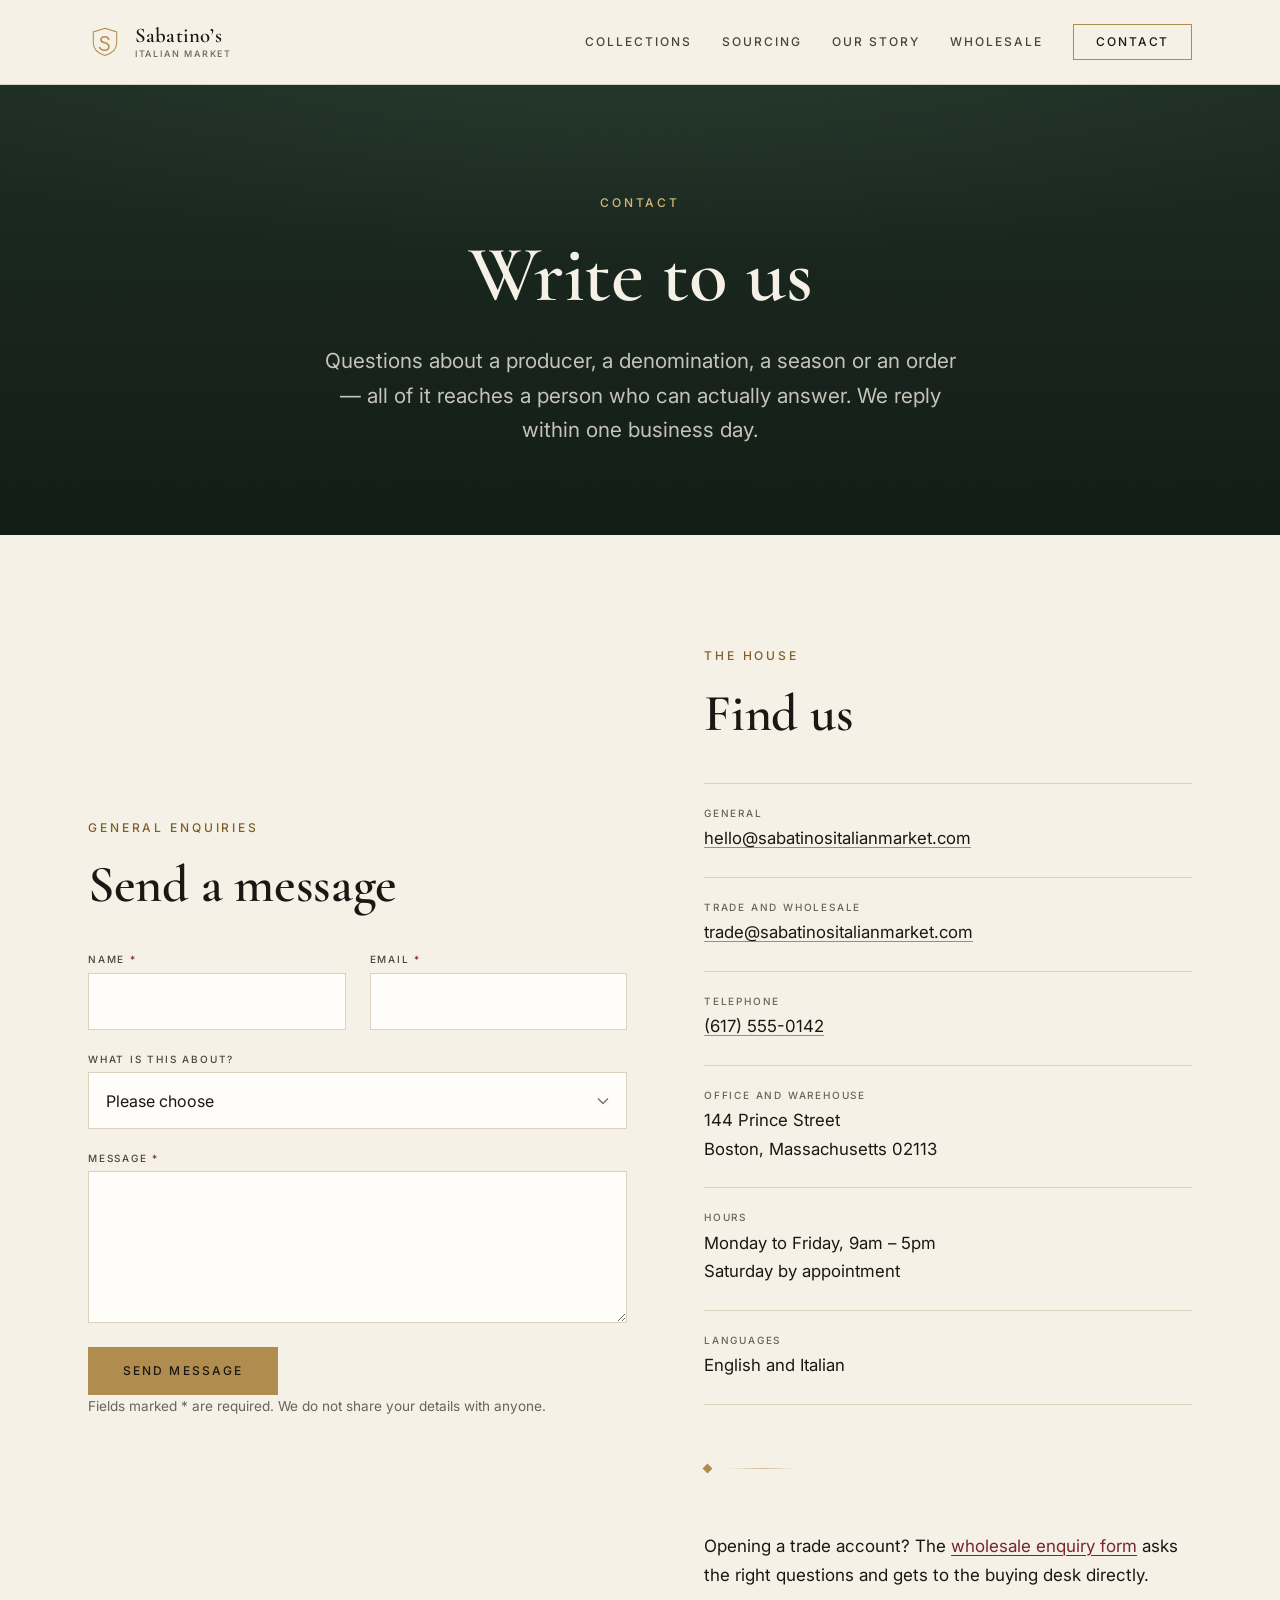
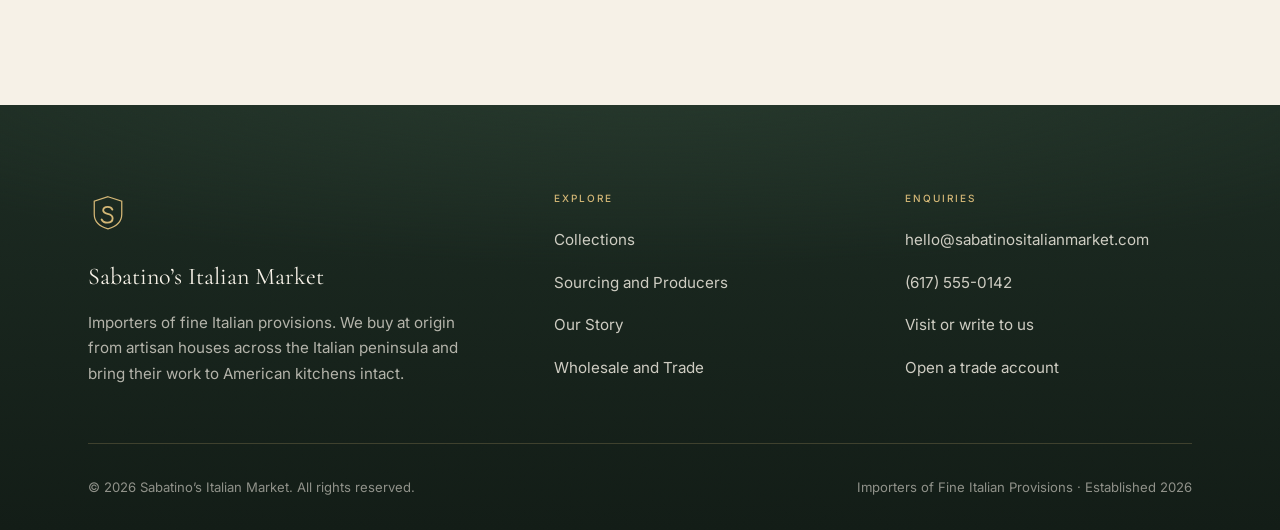
<file: contact.html>
<!DOCTYPE html>
<html lang="en">
<head>
  <meta charset="utf-8">
  <meta name="viewport" content="width=device-width, initial-scale=1">
  <title>Contact | Sabatino's Italian Market</title>
  <meta name="description" content="Write to Sabatino's Italian Market. General enquiries, trade accounts, and where to find our office and warehouse.">
  <link rel="canonical" href="https://cleblanc87.github.io/sabatinos-italian-market/contact.html">
  <link rel="icon" type="image/svg+xml" href="images/favicon.svg">

  <meta property="og:type" content="website">
  <meta property="og:site_name" content="Sabatino's Italian Market">
  <meta property="og:title" content="Contact | Sabatino's Italian Market">
  <meta property="og:description" content="Write to Sabatino's Italian Market. General enquiries, trade accounts, and where to find our office and warehouse.">
  <meta property="og:url" content="https://cleblanc87.github.io/sabatinos-italian-market/contact.html">
  <meta name="twitter:card" content="summary_large_image">
  <meta name="theme-color" content="#1C2B22">

  <link rel="preconnect" href="https://fonts.googleapis.com">
  <link rel="preconnect" href="https://fonts.gstatic.com" crossorigin>
  <link href="https://fonts.googleapis.com/css2?family=Cormorant+Garamond:ital,wght@0,500;0,600;0,700;1,500;1,600&family=Inter:wght@400;500&display=swap" rel="stylesheet">
  <link rel="stylesheet" href="css/style.css">

  <script type="application/ld+json">
  {
    "@context": "https://schema.org",
    "@type": "ContactPage",
    "name": "Contact Sabatino's Italian Market",
    "url": "https://cleblanc87.github.io/sabatinos-italian-market/contact.html",
    "mainEntity": {
      "@type": "Organization",
      "@id": "https://cleblanc87.github.io/sabatinos-italian-market/#organization",
      "name": "Sabatino's Italian Market",
      "email": "hello@sabatinositalianmarket.com",
      "telephone": "+1-617-555-0142",
      "contactPoint": [
        {
          "@type": "ContactPoint",
          "contactType": "Trade and wholesale enquiries",
          "email": "trade@sabatinositalianmarket.com",
          "telephone": "+1-617-555-0142",
          "availableLanguage": ["English", "Italian"]
        },
        {
          "@type": "ContactPoint",
          "contactType": "General enquiries",
          "email": "hello@sabatinositalianmarket.com",
          "availableLanguage": ["English", "Italian"]
        }
      ]
    }
  }
  </script>
</head>

<body>
  <a class="skip" href="#main">Skip to content</a>

  <header class="site-header">
    <div class="wrap site-header__inner">
      <a class="wordmark" href="index.html">
      <svg class="crest crest--nav" viewBox="0 0 64 64" aria-hidden="true" focusable="false">
        <path d="M32 6 54 13v21c0 12.4-8.9 19.6-22 23.4C18.9 53.6 10 46.4 10 34V13L32 6Z" fill="none" stroke="currentColor" stroke-width="2"/>
        <path d="M39 26.5c-1.3-2.9-3.9-4.4-7.4-4.4-4.5 0-7.3 2.3-7.3 5.6 0 3.1 2.2 4.7 7.1 5.8 5.3 1.2 8 3.2 8 7 0 4.2-3.5 6.9-8.6 6.9-4.3 0-7.5-1.8-9-5" fill="none" stroke="currentColor" stroke-width="3" stroke-linecap="round"/>
      </svg>
        <span class="wordmark__text">
          <span class="wordmark__name">Sabatino&rsquo;s</span>
          <span class="wordmark__sub">Italian Market</span>
        </span>
      </a>

      <button class="nav-toggle" type="button" id="nav-toggle" aria-expanded="false" aria-controls="site-nav" aria-label="Open menu">
        <span class="nav-toggle__bar"></span>
        <span class="nav-toggle__bar"></span>
        <span class="nav-toggle__bar"></span>
      </button>

      <nav class="nav" id="site-nav" aria-label="Primary">
        <ul class="nav__list">
          <li><a class="nav__link" href="collections.html">Collections</a></li>
          <li><a class="nav__link" href="sourcing.html">Sourcing</a></li>
          <li><a class="nav__link" href="our-story.html">Our Story</a></li>
          <li><a class="nav__link" href="wholesale.html">Wholesale</a></li>
          <li><a class="nav__link nav__cta" href="contact.html" aria-current="page">Contact</a></li>
        </ul>
      </nav>
    </div>
  </header>

  <!-- Icon set. Defined once per page, referenced below with <use href="#i-…">. -->
  <svg aria-hidden="true" focusable="false" style="position:absolute;width:0;height:0;overflow:hidden">
    <symbol id="i-oil" viewBox="0 0 48 48" fill="none" stroke="currentColor" stroke-width="1.25" stroke-linecap="round" stroke-linejoin="round">
      <path d="M21 6h6v5.5c0 1.4.5 2.2 1.6 3.3l2.3 2.4c1.4 1.5 2.1 3 2.1 5V39a3 3 0 0 1-3 3H18a3 3 0 0 1-3-3V22.2c0-2 .7-3.5 2.1-5l2.3-2.4c1.1-1.1 1.6-1.9 1.6-3.3V6Z"/>
      <path d="M15 26.5h18"/>
      <path d="M20.5 31.5h7"/>
    </symbol>

    <symbol id="i-cheese" viewBox="0 0 48 48" fill="none" stroke="currentColor" stroke-width="1.25" stroke-linecap="round" stroke-linejoin="round">
      <path d="M8 17c0-3.9 7.2-7 16-7s16 3.1 16 7v10c0 3.9-7.2 7-16 7S8 30.9 8 27V17Z"/>
      <path d="M40 17c0 3.9-7.2 7-16 7S8 20.9 8 17"/>
      <path d="M24 24v10"/>
    </symbol>

    <symbol id="i-salumi" viewBox="0 0 48 48" fill="none" stroke="currentColor" stroke-width="1.25" stroke-linecap="round" stroke-linejoin="round">
      <path d="M18 7h12"/>
      <path d="M24 7v5"/>
      <path d="M24 12c-5 0-9 3.6-9 8v11.5c0 5.4 4 8.5 9 8.5s9-3.1 9-8.5V20c0-4.4-4-8-9-8Z"/>
      <path d="M16 21.5h16M16 28h16"/>
    </symbol>

    <symbol id="i-pasta" viewBox="0 0 48 48" fill="none" stroke="currentColor" stroke-width="1.25" stroke-linecap="round" stroke-linejoin="round">
      <path d="M24 42V15"/>
      <path d="M24 20c-4.5 0-8-3.2-8-7.5 4.5 0 8 3.2 8 7.5Z"/>
      <path d="M24 20c4.5 0 8-3.2 8-7.5-4.5 0-8 3.2-8 7.5Z"/>
      <path d="M24 28c-4.5 0-8-3.2-8-7.5 4.5 0 8 3.2 8 7.5Z"/>
      <path d="M24 28c4.5 0 8-3.2 8-7.5-4.5 0-8 3.2-8 7.5Z"/>
      <path d="M24 36c-4.5 0-8-3.2-8-7.5 4.5 0 8 3.2 8 7.5Z"/>
      <path d="M24 36c4.5 0 8-3.2 8-7.5-4.5 0-8 3.2-8 7.5Z"/>
      <path d="M24 15c0-2.8 1.4-4.8 3.8-5.9"/>
    </symbol>

    <symbol id="i-truffle" viewBox="0 0 48 48" fill="none" stroke="currentColor" stroke-width="1.25" stroke-linecap="round" stroke-linejoin="round">
      <path d="M13.8 20.4c2.1-5.3 7.2-8.4 12.4-7.9 6.1.6 10.4 4.3 11.4 9.4.8 4.2-1.1 8.3-4.7 10.9-4.2 3-9.9 3.3-14 .5-4.2-2.9-7-8-5.1-12.9Z"/>
      <path d="M19.5 21.8l3 2.4-2.2 3.1M27.4 18.9l2.7 2.1-1.7 2.7M25 29.4l3.2-1.6"/>
    </symbol>

    <symbol id="i-wine" viewBox="0 0 48 48" fill="none" stroke="currentColor" stroke-width="1.25" stroke-linecap="round" stroke-linejoin="round">
      <path d="M15 7h18l-1.6 13.2c-.6 4.9-3.9 7.8-7.4 7.8s-6.8-2.9-7.4-7.8L15 7Z"/>
      <path d="M16.2 15.5h15.6"/>
      <path d="M24 28v11"/>
      <path d="M17 41h14"/>
    </symbol>

    <symbol id="i-conserve" viewBox="0 0 48 48" fill="none" stroke="currentColor" stroke-width="1.25" stroke-linecap="round" stroke-linejoin="round">
      <path d="M16.5 7.5h15a1 1 0 0 1 1 1v3.5a1 1 0 0 1-1 1h-15a1 1 0 0 1-1-1V8.5a1 1 0 0 1 1-1Z"/>
      <path d="M17.5 13v3.4c0 1-.4 1.7-1 2.4-1.2 1.3-1.5 2.4-1.5 4V38a3 3 0 0 0 3 3h12a3 3 0 0 0 3-3V22.8c0-1.6-.3-2.7-1.5-4-.6-.7-1-1.4-1-2.4V13"/>
      <path d="M17 26.5h14"/>
    </symbol>

    <symbol id="i-arrow" viewBox="0 0 24 24" fill="none" stroke="currentColor" stroke-width="1.5" stroke-linecap="round" stroke-linejoin="round">
      <path d="M4 12h15M13 6l6 6-6 6"/>
    </symbol>

    <symbol id="i-check" viewBox="0 0 24 24" fill="none" stroke="currentColor" stroke-width="1.8" stroke-linecap="round" stroke-linejoin="round">
      <path d="M3 12.5 9 18.5 21 5.5"/>
    </symbol>
  </svg>

  <main id="main">

    <section class="page-hero on-dark">
      <div class="wrap wrap--tight">
        <span class="eyebrow">Contact</span>
        <h1>Write to us</h1>
        <p class="lede">
          Questions about a producer, a denomination, a season or an order &mdash; all of it
          reaches a person who can actually answer. We reply within one business day.
        </p>
      </div>
    </section>

    <section class="section">
      <div class="wrap split">

        <div class="js-reveal">
          <span class="eyebrow">General Enquiries</span>
          <h2>Send a message</h2>

          <form class="form" data-form="contact" data-status="contact-status" novalidate style="margin-top:2.5rem">
            <input type="hidden" name="_subject" value="Website enquiry from sabatinositalianmarket.com">
            <input type="text" name="_gotcha" tabindex="-1" autocomplete="off" aria-hidden="true" style="display:none">

            <div class="form__row">
              <div class="field">
                <label for="name">Name <span class="req" aria-hidden="true">*</span></label>
                <input type="text" id="name" name="name" required autocomplete="name" aria-describedby="name-error">
                <p class="field__error" id="name-error" role="alert" data-empty="Please tell us your name."></p>
              </div>
              <div class="field">
                <label for="email">Email <span class="req" aria-hidden="true">*</span></label>
                <input type="email" id="email" name="email" required autocomplete="email" aria-describedby="email-error">
                <p class="field__error" id="email-error" role="alert" data-empty="Please give us an email address so we can reply."></p>
              </div>
            </div>

            <div class="field">
              <label for="topic">What is this about?</label>
              <select id="topic" name="topic" aria-describedby="topic-error">
                <option value="">Please choose</option>
                <option>A product or producer</option>
                <option>Trade or wholesale</option>
                <option>An existing order</option>
                <option>Press or partnerships</option>
                <option>Something else</option>
              </select>
              <p class="field__error" id="topic-error" role="alert"></p>
            </div>

            <div class="field">
              <label for="message">Message <span class="req" aria-hidden="true">*</span></label>
              <textarea id="message" name="message" required aria-describedby="message-error"></textarea>
              <p class="field__error" id="message-error" role="alert" data-empty="Please write us a line or two."></p>
            </div>

            <div>
              <button class="btn btn--gold" type="submit">Send Message</button>
              <p class="form__note">Fields marked * are required. We do not share your details with anyone.</p>
            </div>
          </form>

          <div class="form-status" id="contact-status" role="status" aria-live="polite">
      <svg class="crest crest--nav" viewBox="0 0 64 64" aria-hidden="true" focusable="false">
        <path d="M32 6 54 13v21c0 12.4-8.9 19.6-22 23.4C18.9 53.6 10 46.4 10 34V13L32 6Z" fill="none" stroke="currentColor" stroke-width="2"/>
        <path d="M39 26.5c-1.3-2.9-3.9-4.4-7.4-4.4-4.5 0-7.3 2.3-7.3 5.6 0 3.1 2.2 4.7 7.1 5.8 5.3 1.2 8 3.2 8 7 0 4.2-3.5 6.9-8.6 6.9-4.3 0-7.5-1.8-9-5" fill="none" stroke="currentColor" stroke-width="3" stroke-linecap="round"/>
      </svg>
            <h3 data-status-heading>Grazie.</h3>
            <p data-status-message></p>
          </div>
        </div>

        <div class="js-reveal">
          <span class="eyebrow">The House</span>
          <h2>Find us</h2>

          <!-- TODO: replace every value in this column with your real details. -->
          <dl style="margin:2.5rem 0 0">
            <div class="contact-detail">
              <dt>General</dt>
              <dd><a href="mailto:hello@sabatinositalianmarket.com">hello@sabatinositalianmarket.com</a></dd>
            </div>
            <div class="contact-detail">
              <dt>Trade and wholesale</dt>
              <dd><a href="mailto:trade@sabatinositalianmarket.com">trade@sabatinositalianmarket.com</a></dd>
            </div>
            <div class="contact-detail">
              <dt>Telephone</dt>
              <dd><a href="tel:+16175550142">(617) 555-0142</a></dd>
            </div>
            <div class="contact-detail">
              <dt>Office and warehouse</dt>
              <dd>
                144 Prince Street<br>
                Boston, Massachusetts 02113
              </dd>
            </div>
            <div class="contact-detail">
              <dt>Hours</dt>
              <dd>
                Monday to Friday, 9am &ndash; 5pm<br>
                Saturday by appointment
              </dd>
            </div>
            <div class="contact-detail">
              <dt>Languages</dt>
              <dd>English and Italian</dd>
            </div>
          </dl>

          <div class="divider divider--start" aria-hidden="true"><span class="divider__gem"></span></div>

          <p>
            Opening a trade account? The
            <a href="wholesale.html">wholesale enquiry form</a>
            asks the right questions and gets to the buying desk directly.
          </p>
        </div>

      </div>
    </section>

  </main>

  <footer class="site-footer on-dark">
    <div class="wrap">
      <div class="site-footer__top">
        <div class="site-footer__brand">
      <svg class="crest crest--nav" viewBox="0 0 64 64" aria-hidden="true" focusable="false">
        <path d="M32 6 54 13v21c0 12.4-8.9 19.6-22 23.4C18.9 53.6 10 46.4 10 34V13L32 6Z" fill="none" stroke="currentColor" stroke-width="2"/>
        <path d="M39 26.5c-1.3-2.9-3.9-4.4-7.4-4.4-4.5 0-7.3 2.3-7.3 5.6 0 3.1 2.2 4.7 7.1 5.8 5.3 1.2 8 3.2 8 7 0 4.2-3.5 6.9-8.6 6.9-4.3 0-7.5-1.8-9-5" fill="none" stroke="currentColor" stroke-width="3" stroke-linecap="round"/>
      </svg>
          <p class="site-footer__name">Sabatino&rsquo;s Italian Market</p>
          <p class="site-footer__blurb">
            Importers of fine Italian provisions. We buy at origin from artisan houses
            across the Italian peninsula and bring their work to American kitchens intact.
          </p>
        </div>

        <div>
          <h4>Explore</h4>
          <ul>
            <li><a href="collections.html">Collections</a></li>
            <li><a href="sourcing.html">Sourcing and Producers</a></li>
            <li><a href="our-story.html">Our Story</a></li>
            <li><a href="wholesale.html">Wholesale and Trade</a></li>
          </ul>
        </div>

        <div>
          <h4>Enquiries</h4>
          <ul>
            <!-- TODO: replace with your real address, phone and email. -->
            <li><a href="mailto:hello@sabatinositalianmarket.com">hello@sabatinositalianmarket.com</a></li>
            <li><a href="tel:+16175550142">(617) 555-0142</a></li>
            <li><a href="contact.html">Visit or write to us</a></li>
            <li><a href="wholesale.html">Open a trade account</a></li>
          </ul>
        </div>
      </div>

      <div class="site-footer__bottom">
        <p>&copy; 2026 Sabatino&rsquo;s Italian Market. All rights reserved.</p>
        <p>Importers of Fine Italian Provisions &middot; Established 2026</p>
      </div>
    </div>
  </footer>

  <script src="js/main.js"></script>

</body>
</html>
</file>
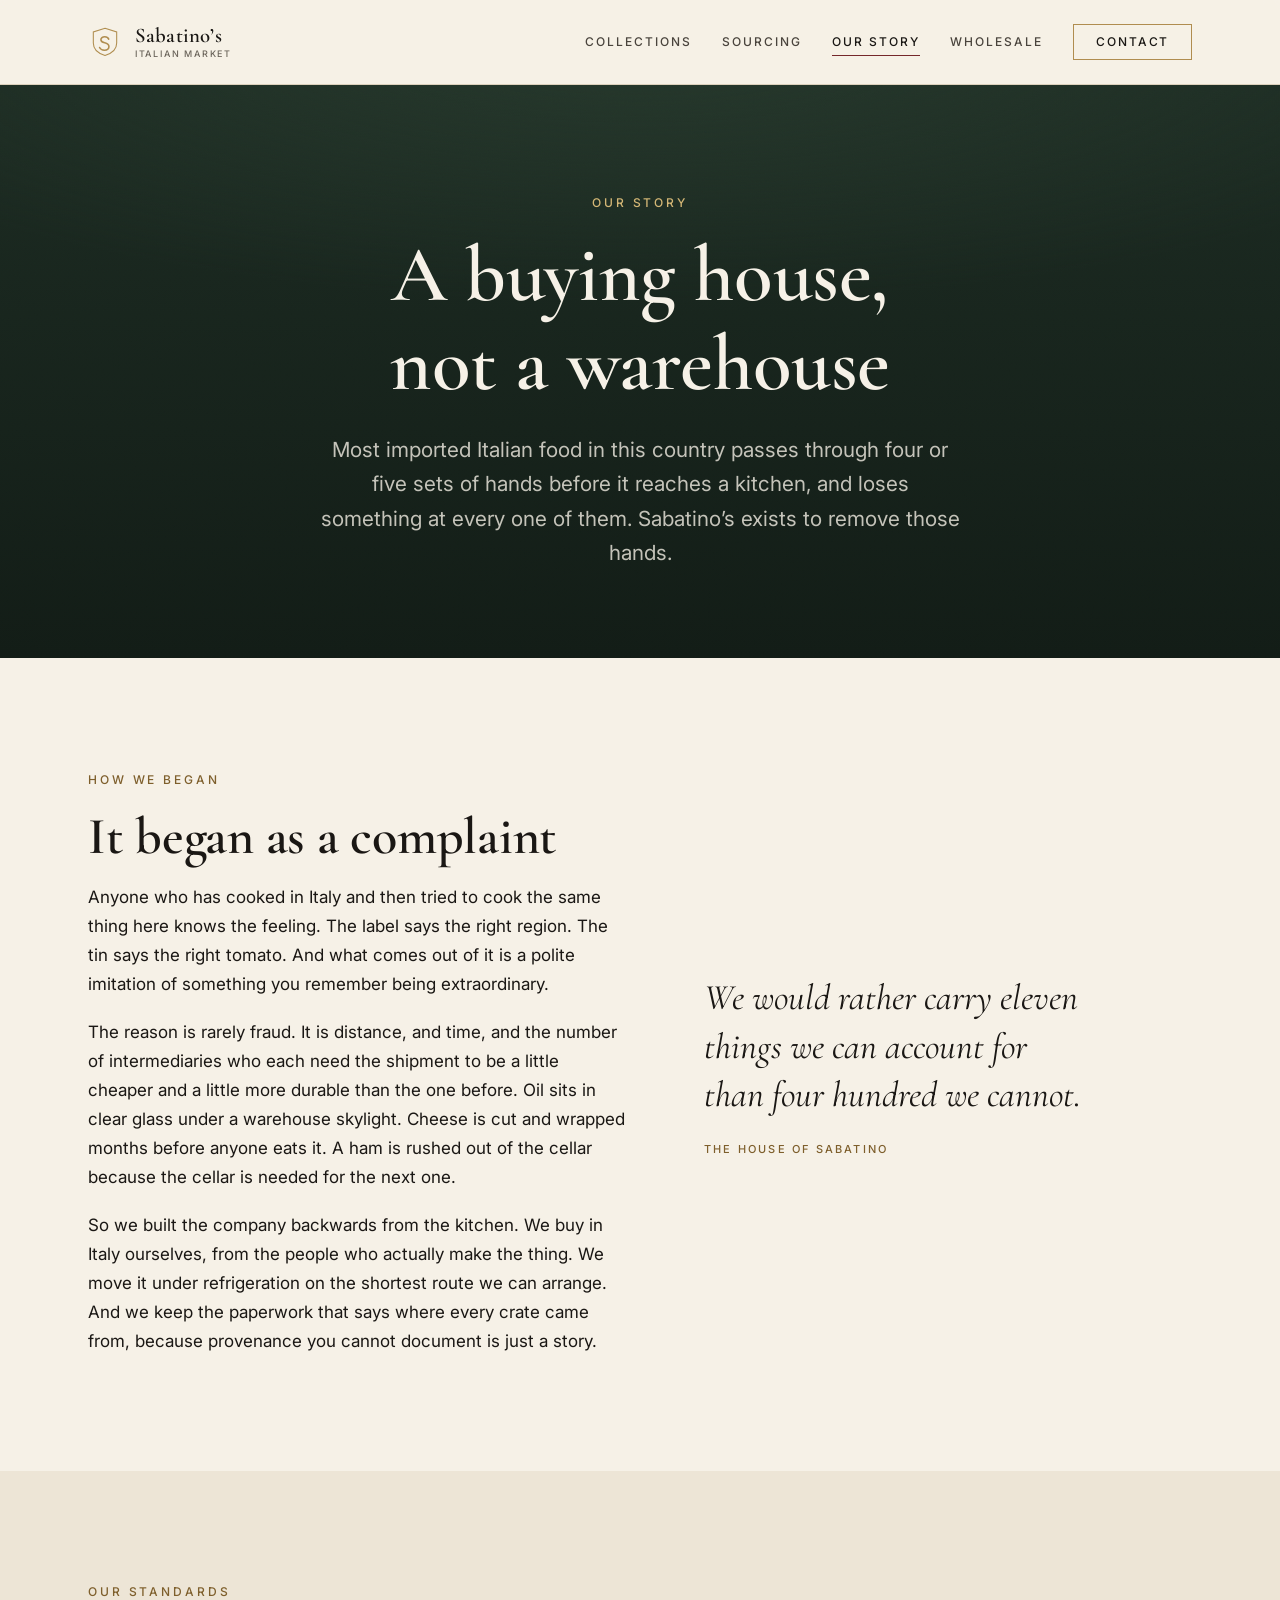
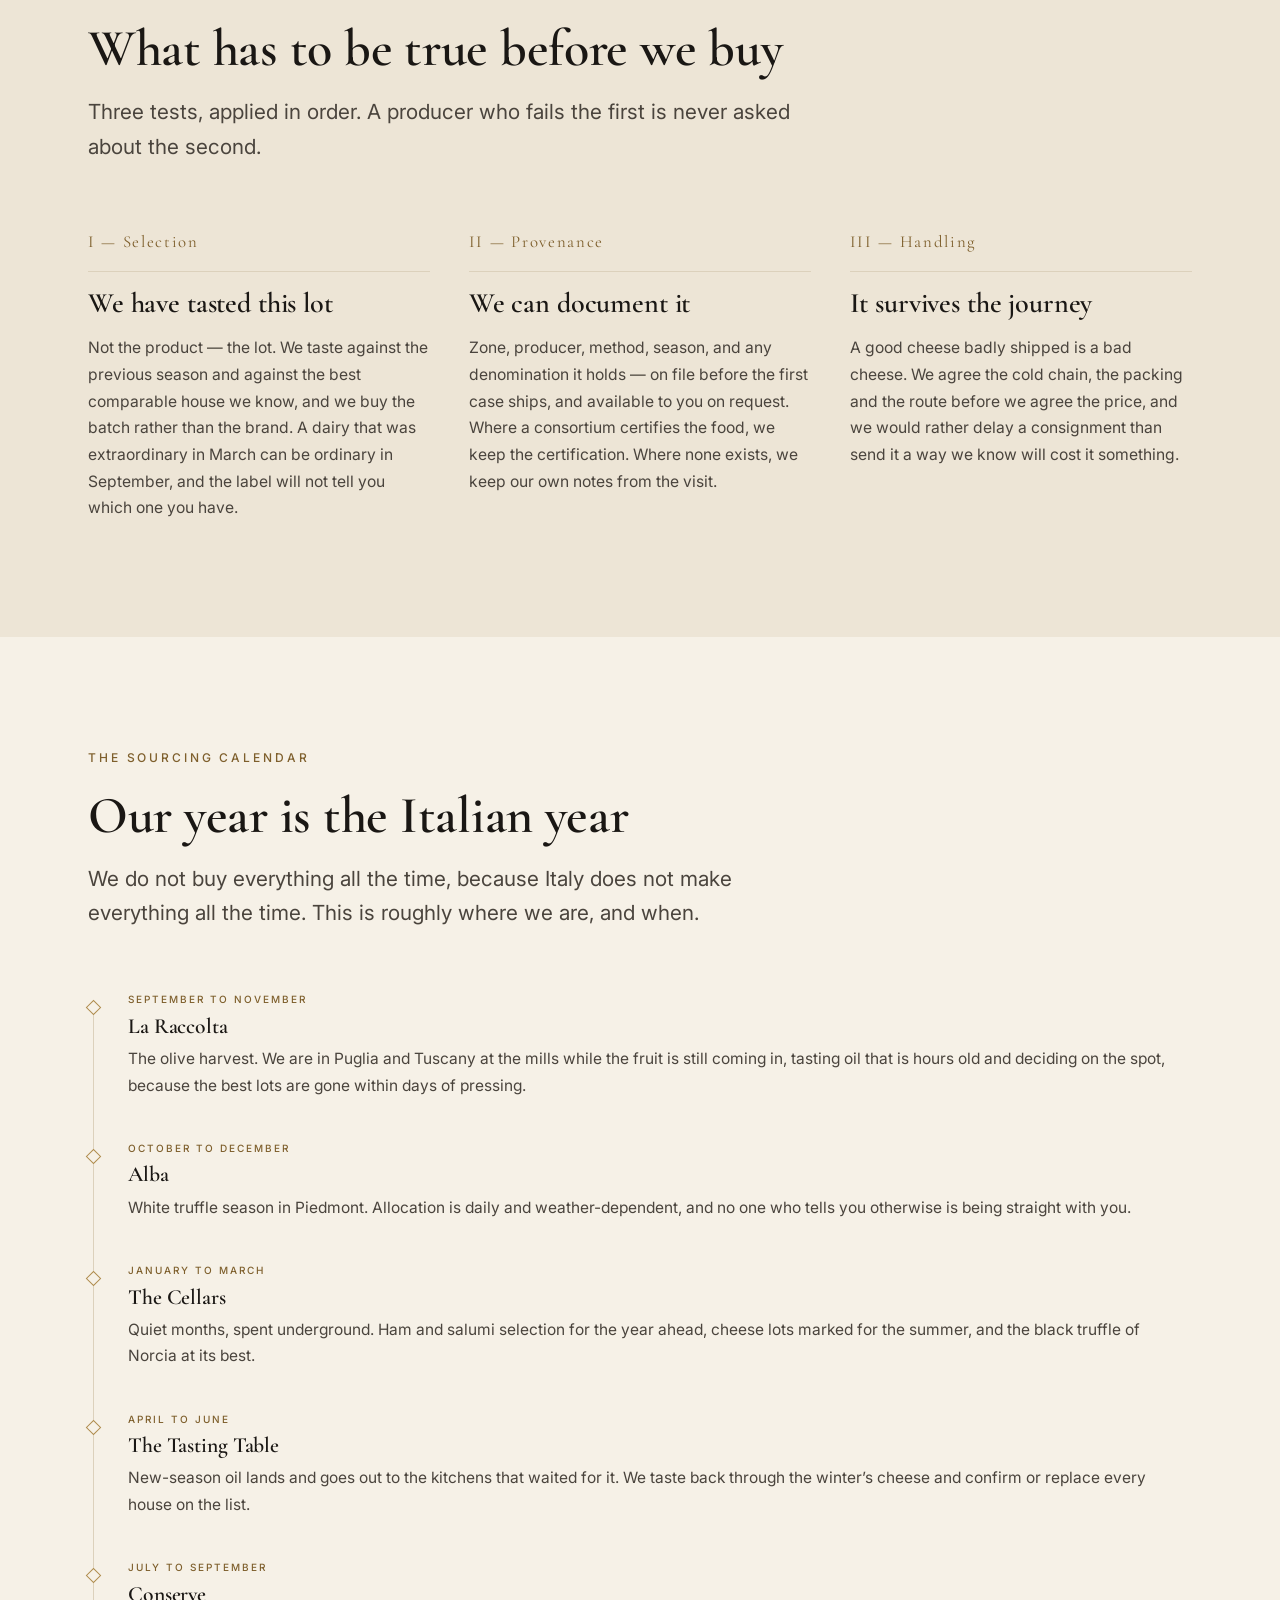
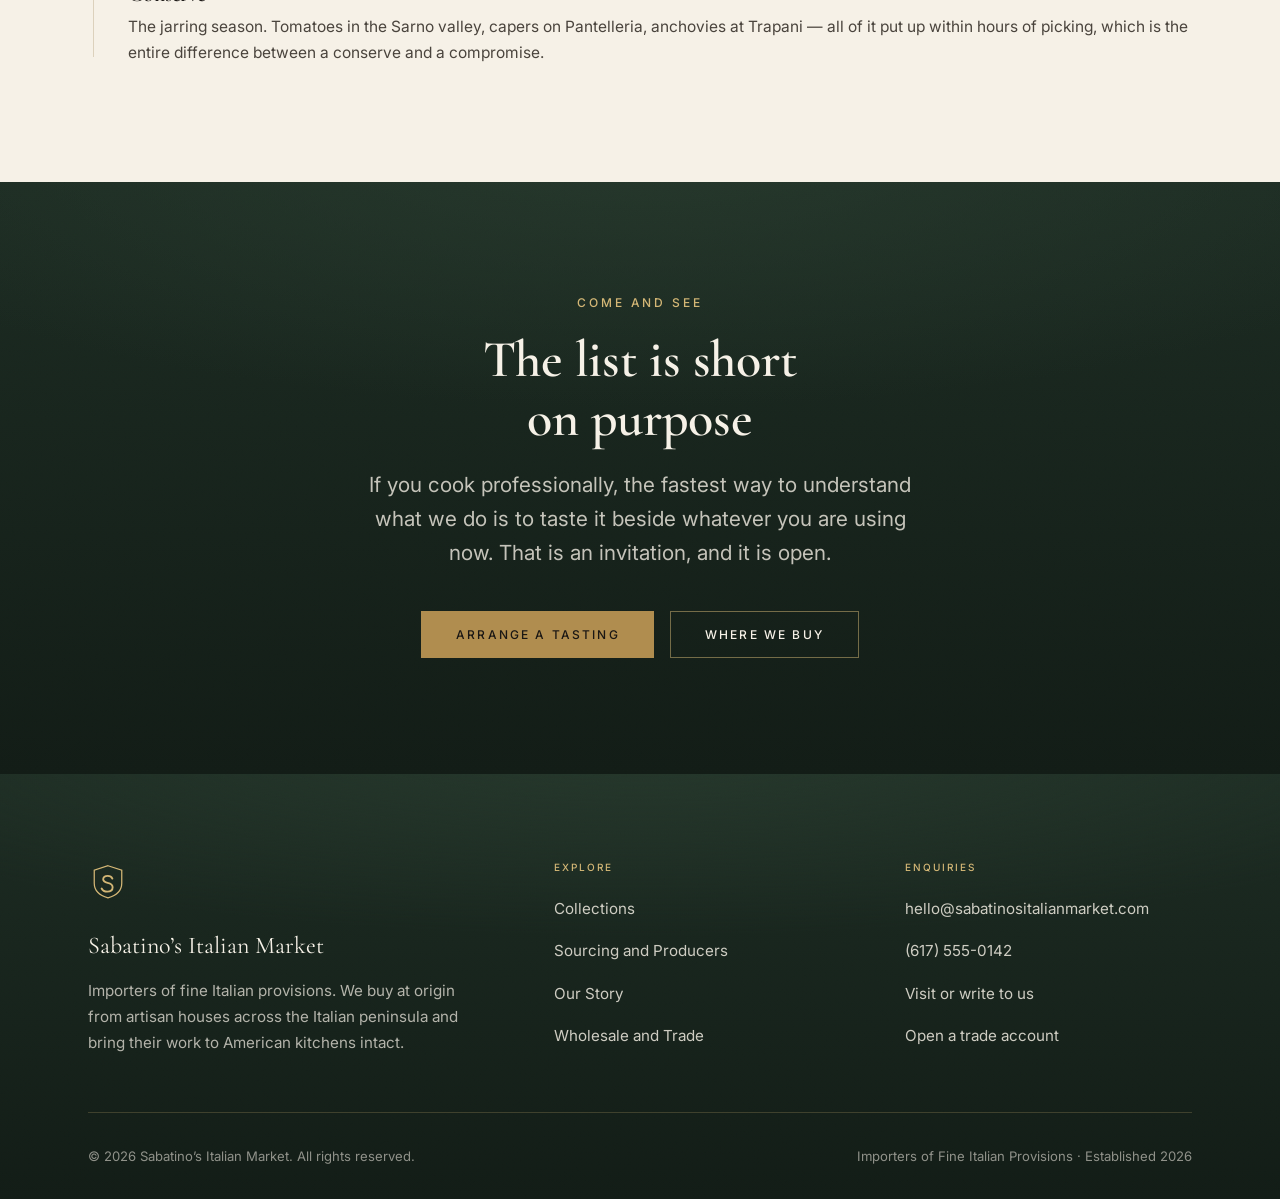
<file: our-story.html>
<!DOCTYPE html>
<html lang="en">
<head>
  <meta charset="utf-8">
  <meta name="viewport" content="width=device-width, initial-scale=1">
  <title>Our Story | Sabatino's Italian Market</title>
  <meta name="description" content="Sabatino's is a buying house with people on the ground in Italy. Our founding, our standards for selection and provenance, and the calendar we source by.">
  <link rel="canonical" href="https://cleblanc87.github.io/sabatinos-italian-market/our-story.html">
  <link rel="icon" type="image/svg+xml" href="images/favicon.svg">

  <meta property="og:type" content="website">
  <meta property="og:site_name" content="Sabatino's Italian Market">
  <meta property="og:title" content="Our Story | Sabatino's Italian Market">
  <meta property="og:description" content="Sabatino's is a buying house with people on the ground in Italy. Our founding, our standards for selection and provenance, and the calendar we source by.">
  <meta property="og:url" content="https://cleblanc87.github.io/sabatinos-italian-market/our-story.html">
  <meta name="twitter:card" content="summary_large_image">
  <meta name="theme-color" content="#1C2B22">

  <link rel="preconnect" href="https://fonts.googleapis.com">
  <link rel="preconnect" href="https://fonts.gstatic.com" crossorigin>
  <link href="https://fonts.googleapis.com/css2?family=Cormorant+Garamond:ital,wght@0,500;0,600;0,700;1,500;1,600&family=Inter:wght@400;500&display=swap" rel="stylesheet">
  <link rel="stylesheet" href="css/style.css">
</head>

<body>
  <a class="skip" href="#main">Skip to content</a>

  <header class="site-header">
    <div class="wrap site-header__inner">
      <a class="wordmark" href="index.html">
      <svg class="crest crest--nav" viewBox="0 0 64 64" aria-hidden="true" focusable="false">
        <path d="M32 6 54 13v21c0 12.4-8.9 19.6-22 23.4C18.9 53.6 10 46.4 10 34V13L32 6Z" fill="none" stroke="currentColor" stroke-width="2"/>
        <path d="M39 26.5c-1.3-2.9-3.9-4.4-7.4-4.4-4.5 0-7.3 2.3-7.3 5.6 0 3.1 2.2 4.7 7.1 5.8 5.3 1.2 8 3.2 8 7 0 4.2-3.5 6.9-8.6 6.9-4.3 0-7.5-1.8-9-5" fill="none" stroke="currentColor" stroke-width="3" stroke-linecap="round"/>
      </svg>
        <span class="wordmark__text">
          <span class="wordmark__name">Sabatino&rsquo;s</span>
          <span class="wordmark__sub">Italian Market</span>
        </span>
      </a>

      <button class="nav-toggle" type="button" id="nav-toggle" aria-expanded="false" aria-controls="site-nav" aria-label="Open menu">
        <span class="nav-toggle__bar"></span>
        <span class="nav-toggle__bar"></span>
        <span class="nav-toggle__bar"></span>
      </button>

      <nav class="nav" id="site-nav" aria-label="Primary">
        <ul class="nav__list">
          <li><a class="nav__link" href="collections.html">Collections</a></li>
          <li><a class="nav__link" href="sourcing.html">Sourcing</a></li>
          <li><a class="nav__link" href="our-story.html" aria-current="page">Our Story</a></li>
          <li><a class="nav__link" href="wholesale.html">Wholesale</a></li>
          <li><a class="nav__link nav__cta" href="contact.html">Contact</a></li>
        </ul>
      </nav>
    </div>
  </header>

  <!-- Icon set. Defined once per page, referenced below with <use href="#i-…">. -->
  <svg aria-hidden="true" focusable="false" style="position:absolute;width:0;height:0;overflow:hidden">
    <symbol id="i-oil" viewBox="0 0 48 48" fill="none" stroke="currentColor" stroke-width="1.25" stroke-linecap="round" stroke-linejoin="round">
      <path d="M21 6h6v5.5c0 1.4.5 2.2 1.6 3.3l2.3 2.4c1.4 1.5 2.1 3 2.1 5V39a3 3 0 0 1-3 3H18a3 3 0 0 1-3-3V22.2c0-2 .7-3.5 2.1-5l2.3-2.4c1.1-1.1 1.6-1.9 1.6-3.3V6Z"/>
      <path d="M15 26.5h18"/>
      <path d="M20.5 31.5h7"/>
    </symbol>

    <symbol id="i-cheese" viewBox="0 0 48 48" fill="none" stroke="currentColor" stroke-width="1.25" stroke-linecap="round" stroke-linejoin="round">
      <path d="M8 17c0-3.9 7.2-7 16-7s16 3.1 16 7v10c0 3.9-7.2 7-16 7S8 30.9 8 27V17Z"/>
      <path d="M40 17c0 3.9-7.2 7-16 7S8 20.9 8 17"/>
      <path d="M24 24v10"/>
    </symbol>

    <symbol id="i-salumi" viewBox="0 0 48 48" fill="none" stroke="currentColor" stroke-width="1.25" stroke-linecap="round" stroke-linejoin="round">
      <path d="M18 7h12"/>
      <path d="M24 7v5"/>
      <path d="M24 12c-5 0-9 3.6-9 8v11.5c0 5.4 4 8.5 9 8.5s9-3.1 9-8.5V20c0-4.4-4-8-9-8Z"/>
      <path d="M16 21.5h16M16 28h16"/>
    </symbol>

    <symbol id="i-pasta" viewBox="0 0 48 48" fill="none" stroke="currentColor" stroke-width="1.25" stroke-linecap="round" stroke-linejoin="round">
      <path d="M24 42V15"/>
      <path d="M24 20c-4.5 0-8-3.2-8-7.5 4.5 0 8 3.2 8 7.5Z"/>
      <path d="M24 20c4.5 0 8-3.2 8-7.5-4.5 0-8 3.2-8 7.5Z"/>
      <path d="M24 28c-4.5 0-8-3.2-8-7.5 4.5 0 8 3.2 8 7.5Z"/>
      <path d="M24 28c4.5 0 8-3.2 8-7.5-4.5 0-8 3.2-8 7.5Z"/>
      <path d="M24 36c-4.5 0-8-3.2-8-7.5 4.5 0 8 3.2 8 7.5Z"/>
      <path d="M24 36c4.5 0 8-3.2 8-7.5-4.5 0-8 3.2-8 7.5Z"/>
      <path d="M24 15c0-2.8 1.4-4.8 3.8-5.9"/>
    </symbol>

    <symbol id="i-truffle" viewBox="0 0 48 48" fill="none" stroke="currentColor" stroke-width="1.25" stroke-linecap="round" stroke-linejoin="round">
      <path d="M13.8 20.4c2.1-5.3 7.2-8.4 12.4-7.9 6.1.6 10.4 4.3 11.4 9.4.8 4.2-1.1 8.3-4.7 10.9-4.2 3-9.9 3.3-14 .5-4.2-2.9-7-8-5.1-12.9Z"/>
      <path d="M19.5 21.8l3 2.4-2.2 3.1M27.4 18.9l2.7 2.1-1.7 2.7M25 29.4l3.2-1.6"/>
    </symbol>

    <symbol id="i-wine" viewBox="0 0 48 48" fill="none" stroke="currentColor" stroke-width="1.25" stroke-linecap="round" stroke-linejoin="round">
      <path d="M15 7h18l-1.6 13.2c-.6 4.9-3.9 7.8-7.4 7.8s-6.8-2.9-7.4-7.8L15 7Z"/>
      <path d="M16.2 15.5h15.6"/>
      <path d="M24 28v11"/>
      <path d="M17 41h14"/>
    </symbol>

    <symbol id="i-conserve" viewBox="0 0 48 48" fill="none" stroke="currentColor" stroke-width="1.25" stroke-linecap="round" stroke-linejoin="round">
      <path d="M16.5 7.5h15a1 1 0 0 1 1 1v3.5a1 1 0 0 1-1 1h-15a1 1 0 0 1-1-1V8.5a1 1 0 0 1 1-1Z"/>
      <path d="M17.5 13v3.4c0 1-.4 1.7-1 2.4-1.2 1.3-1.5 2.4-1.5 4V38a3 3 0 0 0 3 3h12a3 3 0 0 0 3-3V22.8c0-1.6-.3-2.7-1.5-4-.6-.7-1-1.4-1-2.4V13"/>
      <path d="M17 26.5h14"/>
    </symbol>

    <symbol id="i-arrow" viewBox="0 0 24 24" fill="none" stroke="currentColor" stroke-width="1.5" stroke-linecap="round" stroke-linejoin="round">
      <path d="M4 12h15M13 6l6 6-6 6"/>
    </symbol>

    <symbol id="i-check" viewBox="0 0 24 24" fill="none" stroke="currentColor" stroke-width="1.8" stroke-linecap="round" stroke-linejoin="round">
      <path d="M3 12.5 9 18.5 21 5.5"/>
    </symbol>
  </svg>

  <main id="main">

    <section class="page-hero on-dark">
      <div class="wrap wrap--tight">
        <span class="eyebrow">Our Story</span>
        <h1>A buying house, not a warehouse</h1>
        <p class="lede">
          Most imported Italian food in this country passes through four or five sets of
          hands before it reaches a kitchen, and loses something at every one of them.
          Sabatino&rsquo;s exists to remove those hands.
        </p>
      </div>
    </section>

    <section class="section">
      <div class="wrap split">
        <div class="js-reveal">
          <span class="eyebrow">How We Began</span>
          <h2>It began as a complaint</h2>
          <p>
            Anyone who has cooked in Italy and then tried to cook the same thing here knows
            the feeling. The label says the right region. The tin says the right tomato. And
            what comes out of it is a polite imitation of something you remember being
            extraordinary.
          </p>
          <p>
            The reason is rarely fraud. It is distance, and time, and the number of
            intermediaries who each need the shipment to be a little cheaper and a little
            more durable than the one before. Oil sits in clear glass under a warehouse
            skylight. Cheese is cut and wrapped months before anyone eats it. A ham is
            rushed out of the cellar because the cellar is needed for the next one.
          </p>
          <p>
            So we built the company backwards from the kitchen. We buy in Italy ourselves,
            from the people who actually make the thing. We move it under refrigeration on
            the shortest route we can arrange. And we keep the paperwork that says where
            every crate came from, because provenance you cannot document is just a story.
          </p>
        </div>

        <div class="js-reveal">
          <blockquote class="quote">
            We would rather carry eleven things we can account for than four hundred we
            cannot.
            <cite class="quote__cite">The House of Sabatino</cite>
          </blockquote>
        </div>
      </div>
    </section>

    <section class="section ground-bone">
      <div class="wrap">
        <div class="section-head js-reveal">
          <span class="eyebrow">Our Standards</span>
          <h2>What has to be true before we buy</h2>
          <p class="lede">
            Three tests, applied in order. A producer who fails the first is never asked
            about the second.
          </p>
        </div>

        <div class="grid grid--3">
          <div class="pillar js-reveal">
            <span class="pillar__num">I &mdash; Selection</span>
            <h3>We have tasted this lot</h3>
            <p>
              Not the product &mdash; the lot. We taste against the previous season and
              against the best comparable house we know, and we buy the batch rather than
              the brand. A dairy that was extraordinary in March can be ordinary in
              September, and the label will not tell you which one you have.
            </p>
          </div>

          <div class="pillar js-reveal">
            <span class="pillar__num">II &mdash; Provenance</span>
            <h3>We can document it</h3>
            <p>
              Zone, producer, method, season, and any denomination it holds &mdash; on file
              before the first case ships, and available to you on request. Where a
              consortium certifies the food, we keep the certification. Where none exists,
              we keep our own notes from the visit.
            </p>
          </div>

          <div class="pillar js-reveal">
            <span class="pillar__num">III &mdash; Handling</span>
            <h3>It survives the journey</h3>
            <p>
              A good cheese badly shipped is a bad cheese. We agree the cold chain, the
              packing and the route before we agree the price, and we would rather delay a
              consignment than send it a way we know will cost it something.
            </p>
          </div>
        </div>
      </div>
    </section>

    <section class="section">
      <div class="wrap">
        <div class="section-head js-reveal">
          <span class="eyebrow">The Sourcing Calendar</span>
          <h2>Our year is the Italian year</h2>
          <p class="lede">
            We do not buy everything all the time, because Italy does not make everything
            all the time. This is roughly where we are, and when.
          </p>
        </div>

        <ol class="timeline js-reveal">
          <li class="timeline__item">
            <span class="timeline__when">September to November</span>
            <h3>La Raccolta</h3>
            <p>
              The olive harvest. We are in Puglia and Tuscany at the mills while the fruit
              is still coming in, tasting oil that is hours old and deciding on the spot,
              because the best lots are gone within days of pressing.
            </p>
          </li>
          <li class="timeline__item">
            <span class="timeline__when">October to December</span>
            <h3>Alba</h3>
            <p>
              White truffle season in Piedmont. Allocation is daily and weather-dependent,
              and no one who tells you otherwise is being straight with you.
            </p>
          </li>
          <li class="timeline__item">
            <span class="timeline__when">January to March</span>
            <h3>The Cellars</h3>
            <p>
              Quiet months, spent underground. Ham and salumi selection for the year ahead,
              cheese lots marked for the summer, and the black truffle of Norcia at its best.
            </p>
          </li>
          <li class="timeline__item">
            <span class="timeline__when">April to June</span>
            <h3>The Tasting Table</h3>
            <p>
              New-season oil lands and goes out to the kitchens that waited for it. We taste
              back through the winter&rsquo;s cheese and confirm or replace every house on the
              list.
            </p>
          </li>
          <li class="timeline__item">
            <span class="timeline__when">July to September</span>
            <h3>Conserve</h3>
            <p>
              The jarring season. Tomatoes in the Sarno valley, capers on Pantelleria,
              anchovies at Trapani &mdash; all of it put up within hours of picking, which is
              the entire difference between a conserve and a compromise.
            </p>
          </li>
        </ol>
      </div>
    </section>

    <section class="section on-dark">
      <div class="wrap cta js-reveal">
        <span class="eyebrow">Come and See</span>
        <h2>The list is short on purpose</h2>
        <p class="lede">
          If you cook professionally, the fastest way to understand what we do is to taste
          it beside whatever you are using now. That is an invitation, and it is open.
        </p>
        <div class="btn-row">
          <a class="btn btn--gold" href="wholesale.html">Arrange a Tasting</a>
          <a class="btn btn--ghost" href="sourcing.html">Where We Buy</a>
        </div>
      </div>
    </section>

  </main>

  <footer class="site-footer on-dark">
    <div class="wrap">
      <div class="site-footer__top">
        <div class="site-footer__brand">
      <svg class="crest crest--nav" viewBox="0 0 64 64" aria-hidden="true" focusable="false">
        <path d="M32 6 54 13v21c0 12.4-8.9 19.6-22 23.4C18.9 53.6 10 46.4 10 34V13L32 6Z" fill="none" stroke="currentColor" stroke-width="2"/>
        <path d="M39 26.5c-1.3-2.9-3.9-4.4-7.4-4.4-4.5 0-7.3 2.3-7.3 5.6 0 3.1 2.2 4.7 7.1 5.8 5.3 1.2 8 3.2 8 7 0 4.2-3.5 6.9-8.6 6.9-4.3 0-7.5-1.8-9-5" fill="none" stroke="currentColor" stroke-width="3" stroke-linecap="round"/>
      </svg>
          <p class="site-footer__name">Sabatino&rsquo;s Italian Market</p>
          <p class="site-footer__blurb">
            Importers of fine Italian provisions. We buy at origin from artisan houses
            across the Italian peninsula and bring their work to American kitchens intact.
          </p>
        </div>

        <div>
          <h4>Explore</h4>
          <ul>
            <li><a href="collections.html">Collections</a></li>
            <li><a href="sourcing.html">Sourcing and Producers</a></li>
            <li><a href="our-story.html">Our Story</a></li>
            <li><a href="wholesale.html">Wholesale and Trade</a></li>
          </ul>
        </div>

        <div>
          <h4>Enquiries</h4>
          <ul>
            <!-- TODO: replace with your real address, phone and email. -->
            <li><a href="mailto:hello@sabatinositalianmarket.com">hello@sabatinositalianmarket.com</a></li>
            <li><a href="tel:+16175550142">(617) 555-0142</a></li>
            <li><a href="contact.html">Visit or write to us</a></li>
            <li><a href="wholesale.html">Open a trade account</a></li>
          </ul>
        </div>
      </div>

      <div class="site-footer__bottom">
        <p>&copy; 2026 Sabatino&rsquo;s Italian Market. All rights reserved.</p>
        <p>Importers of Fine Italian Provisions &middot; Established 2026</p>
      </div>
    </div>
  </footer>

  <script src="js/main.js"></script>

</body>
</html>
</file>
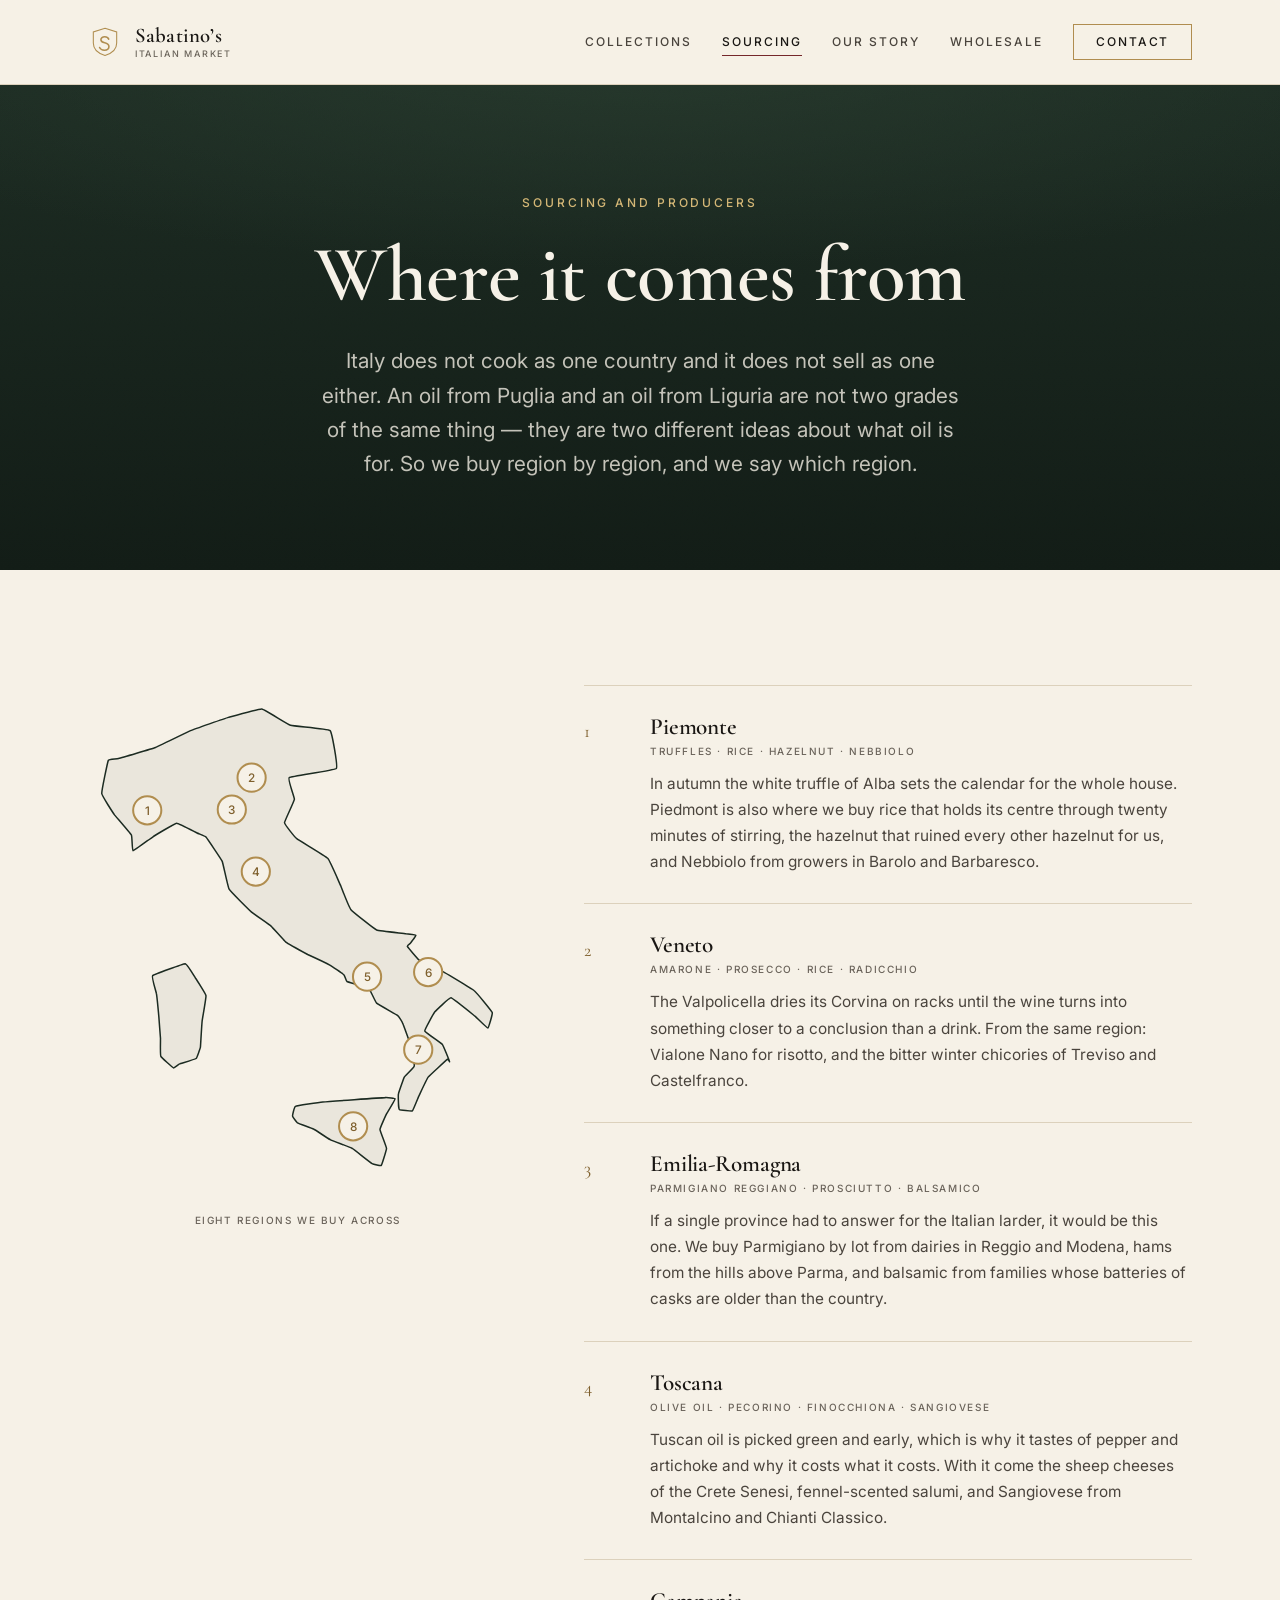
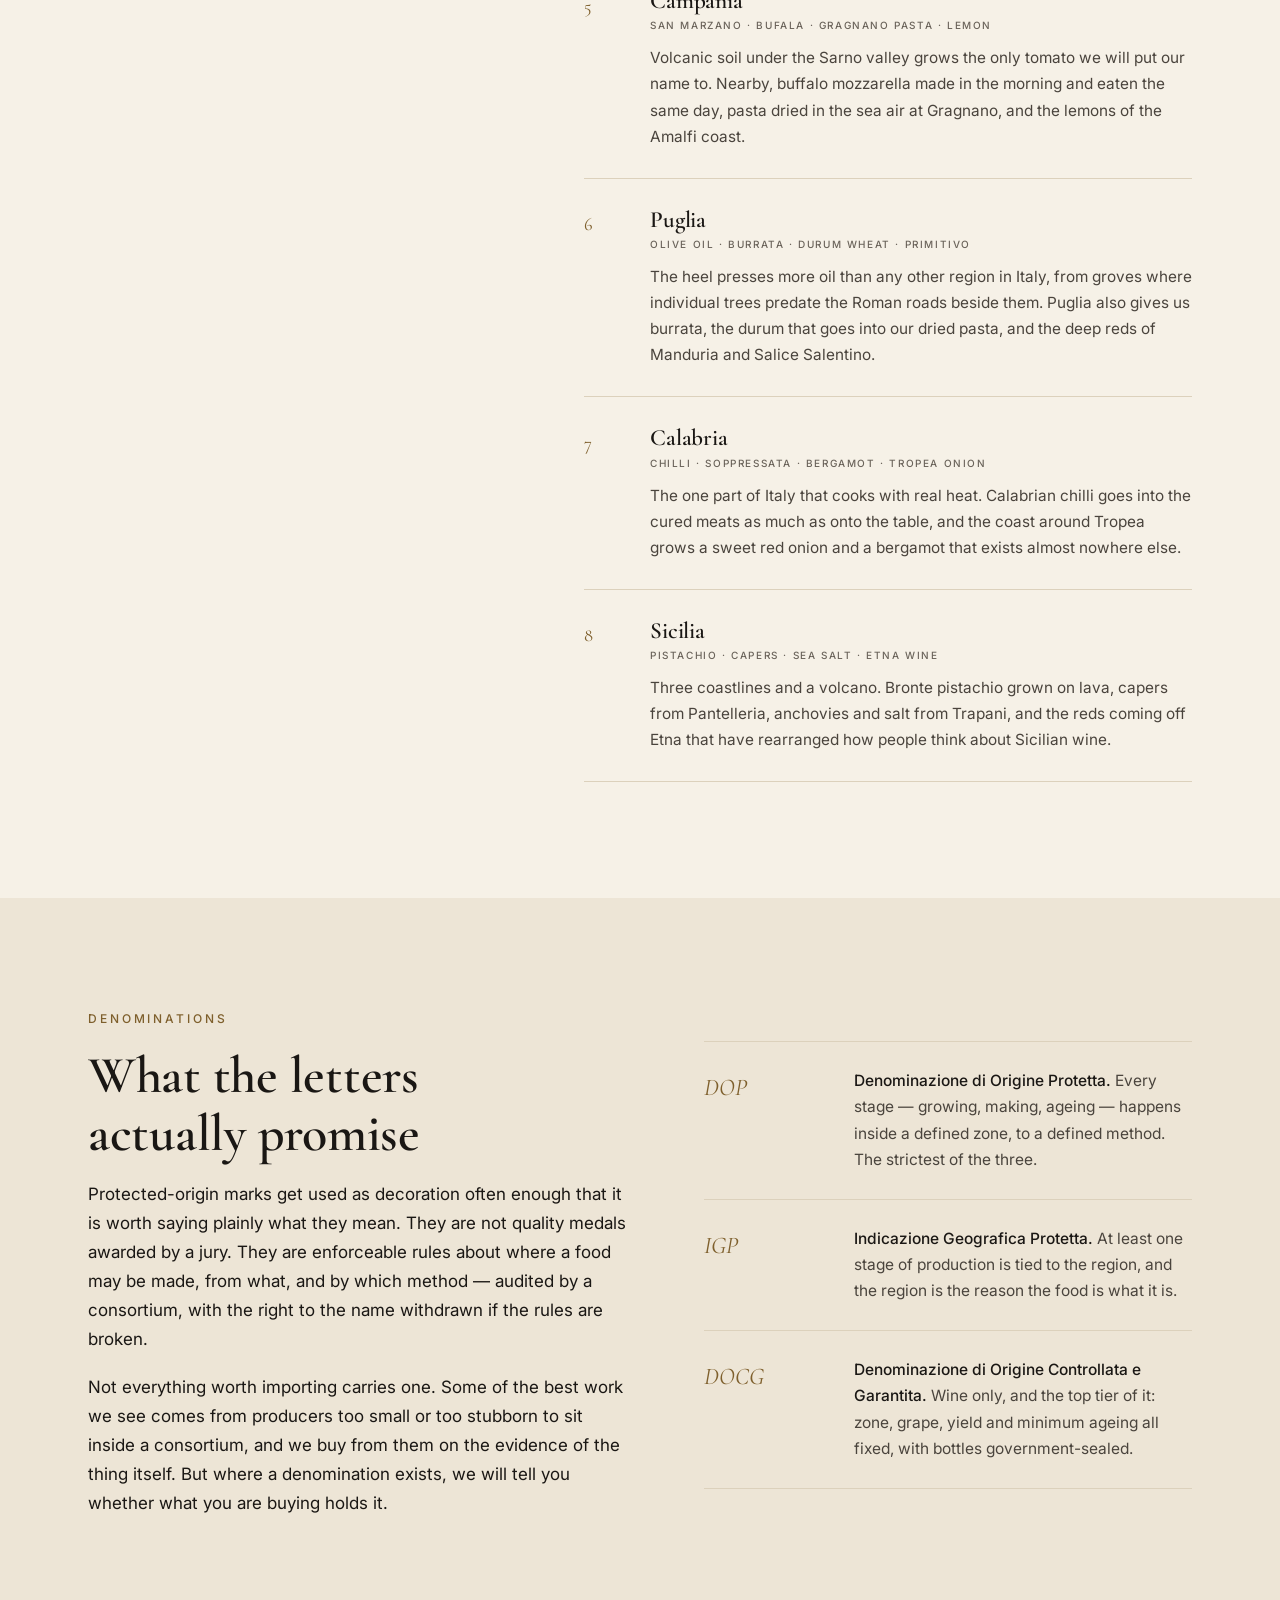
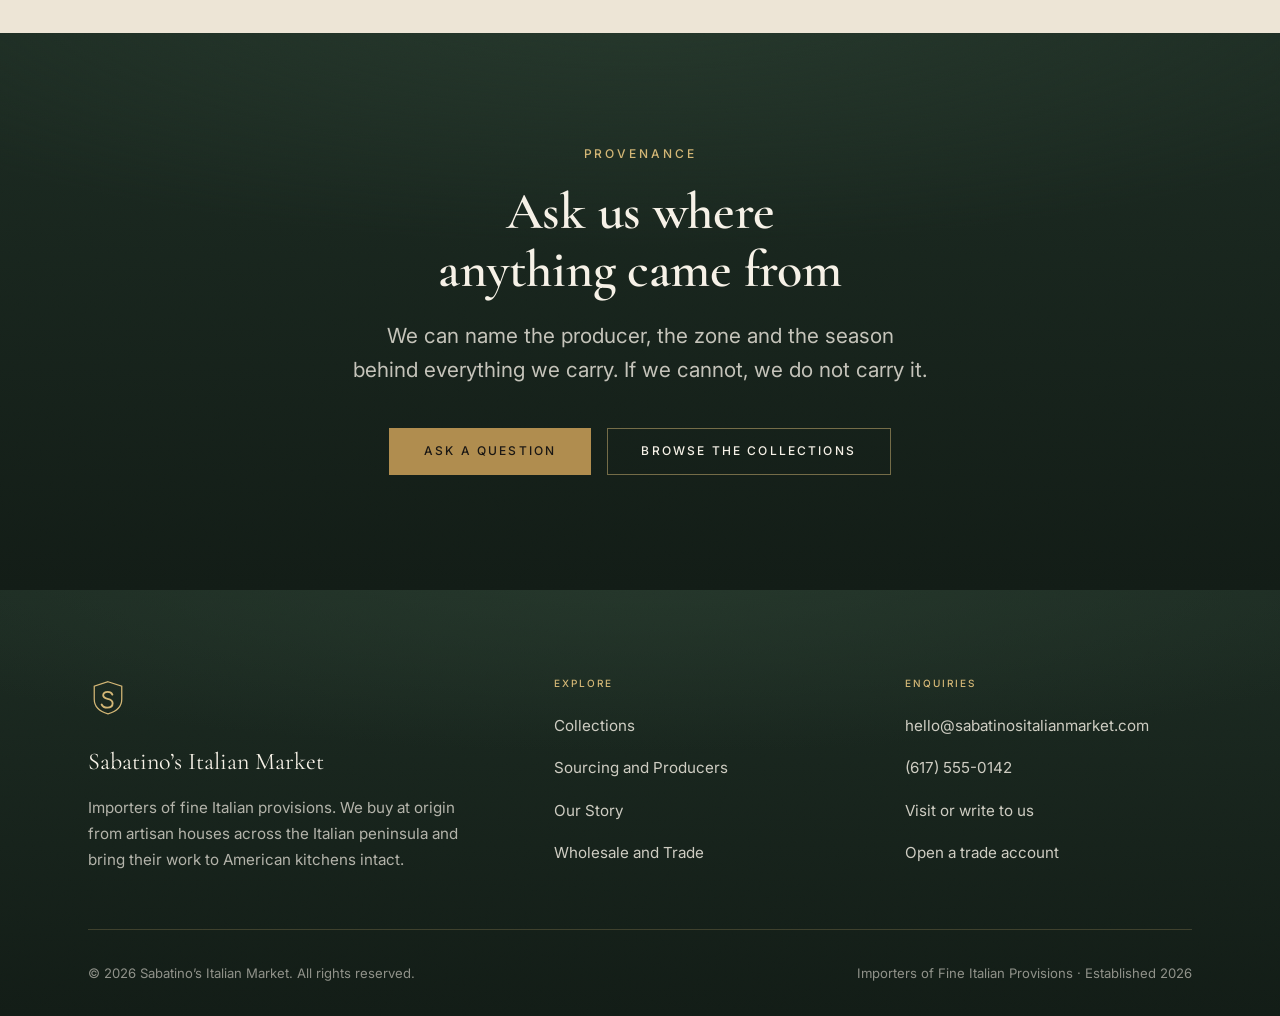
<file: sourcing.html>
<!DOCTYPE html>
<html lang="en">
<head>
  <meta charset="utf-8">
  <meta name="viewport" content="width=device-width, initial-scale=1">
  <title>Sourcing and Producers | Sabatino's Italian Market</title>
  <meta name="description" content="The Italian regions we buy from and why, with a plain explanation of what DOP, IGP and DOCG actually guarantee about a protected food.">
  <link rel="canonical" href="https://cleblanc87.github.io/sabatinos-italian-market/sourcing.html">
  <link rel="icon" type="image/svg+xml" href="images/favicon.svg">

  <meta property="og:type" content="website">
  <meta property="og:site_name" content="Sabatino's Italian Market">
  <meta property="og:title" content="Sourcing and Producers | Sabatino's Italian Market">
  <meta property="og:description" content="The Italian regions we buy from and why, with a plain explanation of what DOP, IGP and DOCG actually guarantee about a protected food.">
  <meta property="og:url" content="https://cleblanc87.github.io/sabatinos-italian-market/sourcing.html">
  <meta name="twitter:card" content="summary_large_image">
  <meta name="theme-color" content="#1C2B22">

  <link rel="preconnect" href="https://fonts.googleapis.com">
  <link rel="preconnect" href="https://fonts.gstatic.com" crossorigin>
  <link href="https://fonts.googleapis.com/css2?family=Cormorant+Garamond:ital,wght@0,500;0,600;0,700;1,500;1,600&family=Inter:wght@400;500&display=swap" rel="stylesheet">
  <link rel="stylesheet" href="css/style.css">
</head>

<body>
  <a class="skip" href="#main">Skip to content</a>

  <header class="site-header">
    <div class="wrap site-header__inner">
      <a class="wordmark" href="index.html">
      <svg class="crest crest--nav" viewBox="0 0 64 64" aria-hidden="true" focusable="false">
        <path d="M32 6 54 13v21c0 12.4-8.9 19.6-22 23.4C18.9 53.6 10 46.4 10 34V13L32 6Z" fill="none" stroke="currentColor" stroke-width="2"/>
        <path d="M39 26.5c-1.3-2.9-3.9-4.4-7.4-4.4-4.5 0-7.3 2.3-7.3 5.6 0 3.1 2.2 4.7 7.1 5.8 5.3 1.2 8 3.2 8 7 0 4.2-3.5 6.9-8.6 6.9-4.3 0-7.5-1.8-9-5" fill="none" stroke="currentColor" stroke-width="3" stroke-linecap="round"/>
      </svg>
        <span class="wordmark__text">
          <span class="wordmark__name">Sabatino&rsquo;s</span>
          <span class="wordmark__sub">Italian Market</span>
        </span>
      </a>

      <button class="nav-toggle" type="button" id="nav-toggle" aria-expanded="false" aria-controls="site-nav" aria-label="Open menu">
        <span class="nav-toggle__bar"></span>
        <span class="nav-toggle__bar"></span>
        <span class="nav-toggle__bar"></span>
      </button>

      <nav class="nav" id="site-nav" aria-label="Primary">
        <ul class="nav__list">
          <li><a class="nav__link" href="collections.html">Collections</a></li>
          <li><a class="nav__link" href="sourcing.html" aria-current="page">Sourcing</a></li>
          <li><a class="nav__link" href="our-story.html">Our Story</a></li>
          <li><a class="nav__link" href="wholesale.html">Wholesale</a></li>
          <li><a class="nav__link nav__cta" href="contact.html">Contact</a></li>
        </ul>
      </nav>
    </div>
  </header>

  <!-- Icon set. Defined once per page, referenced below with <use href="#i-…">. -->
  <svg aria-hidden="true" focusable="false" style="position:absolute;width:0;height:0;overflow:hidden">
    <symbol id="i-oil" viewBox="0 0 48 48" fill="none" stroke="currentColor" stroke-width="1.25" stroke-linecap="round" stroke-linejoin="round">
      <path d="M21 6h6v5.5c0 1.4.5 2.2 1.6 3.3l2.3 2.4c1.4 1.5 2.1 3 2.1 5V39a3 3 0 0 1-3 3H18a3 3 0 0 1-3-3V22.2c0-2 .7-3.5 2.1-5l2.3-2.4c1.1-1.1 1.6-1.9 1.6-3.3V6Z"/>
      <path d="M15 26.5h18"/>
      <path d="M20.5 31.5h7"/>
    </symbol>

    <symbol id="i-cheese" viewBox="0 0 48 48" fill="none" stroke="currentColor" stroke-width="1.25" stroke-linecap="round" stroke-linejoin="round">
      <path d="M8 17c0-3.9 7.2-7 16-7s16 3.1 16 7v10c0 3.9-7.2 7-16 7S8 30.9 8 27V17Z"/>
      <path d="M40 17c0 3.9-7.2 7-16 7S8 20.9 8 17"/>
      <path d="M24 24v10"/>
    </symbol>

    <symbol id="i-salumi" viewBox="0 0 48 48" fill="none" stroke="currentColor" stroke-width="1.25" stroke-linecap="round" stroke-linejoin="round">
      <path d="M18 7h12"/>
      <path d="M24 7v5"/>
      <path d="M24 12c-5 0-9 3.6-9 8v11.5c0 5.4 4 8.5 9 8.5s9-3.1 9-8.5V20c0-4.4-4-8-9-8Z"/>
      <path d="M16 21.5h16M16 28h16"/>
    </symbol>

    <symbol id="i-pasta" viewBox="0 0 48 48" fill="none" stroke="currentColor" stroke-width="1.25" stroke-linecap="round" stroke-linejoin="round">
      <path d="M24 42V15"/>
      <path d="M24 20c-4.5 0-8-3.2-8-7.5 4.5 0 8 3.2 8 7.5Z"/>
      <path d="M24 20c4.5 0 8-3.2 8-7.5-4.5 0-8 3.2-8 7.5Z"/>
      <path d="M24 28c-4.5 0-8-3.2-8-7.5 4.5 0 8 3.2 8 7.5Z"/>
      <path d="M24 28c4.5 0 8-3.2 8-7.5-4.5 0-8 3.2-8 7.5Z"/>
      <path d="M24 36c-4.5 0-8-3.2-8-7.5 4.5 0 8 3.2 8 7.5Z"/>
      <path d="M24 36c4.5 0 8-3.2 8-7.5-4.5 0-8 3.2-8 7.5Z"/>
      <path d="M24 15c0-2.8 1.4-4.8 3.8-5.9"/>
    </symbol>

    <symbol id="i-truffle" viewBox="0 0 48 48" fill="none" stroke="currentColor" stroke-width="1.25" stroke-linecap="round" stroke-linejoin="round">
      <path d="M13.8 20.4c2.1-5.3 7.2-8.4 12.4-7.9 6.1.6 10.4 4.3 11.4 9.4.8 4.2-1.1 8.3-4.7 10.9-4.2 3-9.9 3.3-14 .5-4.2-2.9-7-8-5.1-12.9Z"/>
      <path d="M19.5 21.8l3 2.4-2.2 3.1M27.4 18.9l2.7 2.1-1.7 2.7M25 29.4l3.2-1.6"/>
    </symbol>

    <symbol id="i-wine" viewBox="0 0 48 48" fill="none" stroke="currentColor" stroke-width="1.25" stroke-linecap="round" stroke-linejoin="round">
      <path d="M15 7h18l-1.6 13.2c-.6 4.9-3.9 7.8-7.4 7.8s-6.8-2.9-7.4-7.8L15 7Z"/>
      <path d="M16.2 15.5h15.6"/>
      <path d="M24 28v11"/>
      <path d="M17 41h14"/>
    </symbol>

    <symbol id="i-conserve" viewBox="0 0 48 48" fill="none" stroke="currentColor" stroke-width="1.25" stroke-linecap="round" stroke-linejoin="round">
      <path d="M16.5 7.5h15a1 1 0 0 1 1 1v3.5a1 1 0 0 1-1 1h-15a1 1 0 0 1-1-1V8.5a1 1 0 0 1 1-1Z"/>
      <path d="M17.5 13v3.4c0 1-.4 1.7-1 2.4-1.2 1.3-1.5 2.4-1.5 4V38a3 3 0 0 0 3 3h12a3 3 0 0 0 3-3V22.8c0-1.6-.3-2.7-1.5-4-.6-.7-1-1.4-1-2.4V13"/>
      <path d="M17 26.5h14"/>
    </symbol>

    <symbol id="i-arrow" viewBox="0 0 24 24" fill="none" stroke="currentColor" stroke-width="1.5" stroke-linecap="round" stroke-linejoin="round">
      <path d="M4 12h15M13 6l6 6-6 6"/>
    </symbol>

    <symbol id="i-check" viewBox="0 0 24 24" fill="none" stroke="currentColor" stroke-width="1.8" stroke-linecap="round" stroke-linejoin="round">
      <path d="M3 12.5 9 18.5 21 5.5"/>
    </symbol>
  </svg>

  <main id="main">

    <section class="page-hero on-dark">
      <div class="wrap wrap--tight">
        <span class="eyebrow">Sourcing and Producers</span>
        <h1>Where it comes from</h1>
        <p class="lede">
          Italy does not cook as one country and it does not sell as one either. An oil from
          Puglia and an oil from Liguria are not two grades of the same thing &mdash; they are
          two different ideas about what oil is for. So we buy region by region, and we say
          which region.
        </p>
      </div>
    </section>

    <section class="section">
      <div class="wrap map-layout">

        <!-- The map is decorative; every region it marks is named in the list beside it. -->
        <div class="map">
          <svg viewBox="0 0 250 300" aria-hidden="true" focusable="false">
            <path class="map__land" d="M26.8 98.8C27.4 98.8 37.4 91.3 38.5 90.6C39.5 89.9 51.7 82.5 52.8 82.4C53.9 82.3 64.3 87.9 65.0 88.2C65.7 88.6 69.7 89.9 70.3 90.6C70.9 91.3 79.4 103.8 80.0 105.1C80.5 106.4 83.4 120.5 84.1 121.7C84.8 123.0 96.2 134.3 97.3 135.2C98.3 136.1 108.2 142.9 109.1 143.7C109.9 144.4 117.0 152.5 117.9 153.2C118.8 153.9 129.8 160.0 130.9 160.6C132.0 161.1 143.2 166.4 144.1 166.9C145.0 167.4 152.1 172.3 152.5 172.7C153.0 173.1 153.9 176.4 154.3 176.7C154.7 176.9 161.4 178.9 162.0 179.0C162.5 179.2 167.1 180.5 167.5 180.9C167.9 181.3 171.3 188.9 172.0 189.6C172.7 190.3 184.0 196.5 184.6 197.0C185.2 197.5 187.2 200.7 187.5 201.5C187.9 202.3 192.4 214.7 192.7 215.8C192.9 216.8 194.6 226.4 194.4 227.1C194.3 227.9 188.9 233.0 188.5 233.7C188.1 234.4 185.1 243.1 185.0 243.7C184.8 244.4 185.0 248.4 185.0 248.8C185.0 249.1 185.2 252.8 185.6 253.0C185.9 253.2 192.8 254.1 193.3 253.8C193.7 253.5 196.6 246.2 197.0 245.3C197.4 244.5 202.0 234.6 202.7 233.7C203.4 232.8 213.6 223.5 214.1 223.1C214.6 222.8 215.6 224.8 215.5 224.5C215.4 224.1 211.8 214.9 211.2 214.2C210.5 213.4 200.9 207.0 200.7 206.2C200.5 205.4 206.0 195.7 206.6 194.9C207.3 194.1 215.3 186.3 216.3 186.4C217.3 186.5 229.9 196.8 230.8 197.5C231.7 198.3 237.9 204.5 238.3 204.4C238.7 204.3 241.2 196.1 240.9 195.2C240.5 194.2 231.6 183.3 230.2 182.2C228.9 181.1 210.4 170.0 209.0 169.3C207.6 168.5 198.2 164.6 197.4 164.0C196.6 163.4 190.5 156.2 190.3 155.8C190.1 155.4 192.1 154.0 192.3 153.7C192.5 153.4 195.5 149.4 195.4 149.2C195.3 149.0 190.5 148.3 189.5 148.2C188.5 148.0 173.4 146.6 172.0 146.0C170.6 145.4 157.6 135.0 156.7 133.9C155.8 132.8 151.1 120.9 150.6 119.6C150.0 118.4 144.0 104.4 142.9 103.3C141.8 102.1 125.5 92.5 124.4 91.6C123.3 90.8 117.2 83.1 117.1 82.1C117.1 81.2 122.9 69.3 123.0 68.1C123.1 67.0 118.8 56.0 119.9 55.2C120.9 54.4 147.0 50.8 148.0 49.7C149.0 48.5 145.4 28.3 144.3 27.2C143.1 26.1 122.4 24.6 120.7 24.0C119.0 23.5 105.1 14.5 103.6 14.3C102.0 14.1 85.5 18.8 83.7 19.3C81.9 19.8 62.9 26.5 61.1 27.2C59.3 28.0 42.0 36.6 40.2 37.2C38.4 37.9 19.4 43.5 18.2 43.8C17.0 44.2 12.5 44.0 12.1 44.9C11.7 45.8 8.0 63.4 8.2 64.7C8.3 66.1 15.1 76.4 15.8 77.4C16.6 78.4 25.4 88.6 25.9 89.5C26.3 90.4 26.3 98.7 26.8 98.8Z"/>
            <path class="map__land" d="M183.0 246.6C183.0 246.2 178.7 245.8 176.9 245.9C175.1 245.9 142.2 248.3 139.9 248.5C137.7 248.7 124.4 250.8 123.6 251.1C122.9 251.5 121.8 256.5 121.9 256.9C121.9 257.4 124.3 260.6 124.8 260.9C125.3 261.2 133.6 264.2 134.4 264.6C135.3 265.0 143.3 270.5 144.3 270.9C145.2 271.4 156.4 275.6 157.5 276.2C158.5 276.8 168.5 284.8 169.3 285.2C170.0 285.6 174.4 286.6 174.8 286.3C175.1 285.9 177.9 277.1 177.9 276.2C177.9 275.3 174.0 265.7 174.0 264.9C174.0 264.0 177.5 256.4 177.9 255.6C178.3 254.9 183.1 247.1 183.0 246.6Z"/>
            <path class="map__land" d="M38.5 173.2C39.2 172.5 56.9 166.1 57.9 166.1C59.0 166.2 63.5 173.8 64.0 174.6C64.5 175.3 70.2 184.0 70.3 185.1C70.5 186.2 68.1 199.2 68.0 200.4C67.8 201.7 67.1 214.8 67.0 215.8C66.8 216.7 64.9 222.2 64.4 222.6C63.9 223.0 55.1 225.6 54.6 225.8C54.0 226.0 51.5 228.3 51.0 228.2C50.6 228.0 43.7 222.0 43.4 221.3C43.0 220.6 43.2 211.7 43.2 210.7C43.1 209.7 42.3 198.6 42.2 197.5C42.1 196.4 41.0 185.1 40.8 184.1C40.7 183.1 37.7 174.0 38.5 173.2Z"/>

            <g class="map__pin" id="pin-piemonte"><circle cx="35.3" cy="74.7" r="8.4"/><text x="35.3" y="77.4">1</text></g>
            <g class="map__pin" id="pin-veneto"><circle cx="97.5" cy="55.2" r="8.4"/><text x="97.5" y="57.9">2</text></g>
            <g class="map__pin" id="pin-emilia"><circle cx="85.7" cy="74.2" r="8.4"/><text x="85.7" y="76.9">3</text></g>
            <g class="map__pin" id="pin-toscana"><circle cx="100.0" cy="111.2" r="8.4"/><text x="100.0" y="113.9">4</text></g>
            <g class="map__pin" id="pin-campania"><circle cx="166.3" cy="173.8" r="8.4"/><text x="166.3" y="176.5">5</text></g>
            <g class="map__pin" id="pin-puglia"><circle cx="202.7" cy="171.1" r="8.4"/><text x="202.7" y="173.8">6</text></g>
            <g class="map__pin" id="pin-calabria"><circle cx="196.8" cy="217.3" r="8.4"/><text x="196.8" y="220.0">7</text></g>
            <g class="map__pin" id="pin-sicilia"><circle cx="158.0" cy="263.0" r="8.4"/><text x="158.0" y="265.7">8</text></g>
          </svg>
          <p class="map__caption">Eight regions we buy across</p>
        </div>

        <ul class="regions">
          <li class="region" data-region="piemonte">
            <span class="region__num">1</span>
            <div>
              <h3>Piemonte</h3>
              <span class="region__what">Truffles &middot; Rice &middot; Hazelnut &middot; Nebbiolo</span>
              <p>
                In autumn the white truffle of Alba sets the calendar for the whole house.
                Piedmont is also where we buy rice that holds its centre through twenty
                minutes of stirring, the hazelnut that ruined every other hazelnut for us,
                and Nebbiolo from growers in Barolo and Barbaresco.
              </p>
            </div>
          </li>

          <li class="region" data-region="veneto">
            <span class="region__num">2</span>
            <div>
              <h3>Veneto</h3>
              <span class="region__what">Amarone &middot; Prosecco &middot; Rice &middot; Radicchio</span>
              <p>
                The Valpolicella dries its Corvina on racks until the wine turns into
                something closer to a conclusion than a drink. From the same region:
                Vialone Nano for risotto, and the bitter winter chicories of Treviso and
                Castelfranco.
              </p>
            </div>
          </li>

          <li class="region" data-region="emilia">
            <span class="region__num">3</span>
            <div>
              <h3>Emilia-Romagna</h3>
              <span class="region__what">Parmigiano Reggiano &middot; Prosciutto &middot; Balsamico</span>
              <p>
                If a single province had to answer for the Italian larder, it would be this
                one. We buy Parmigiano by lot from dairies in Reggio and Modena, hams from
                the hills above Parma, and balsamic from families whose batteries of casks
                are older than the country.
              </p>
            </div>
          </li>

          <li class="region" data-region="toscana">
            <span class="region__num">4</span>
            <div>
              <h3>Toscana</h3>
              <span class="region__what">Olive oil &middot; Pecorino &middot; Finocchiona &middot; Sangiovese</span>
              <p>
                Tuscan oil is picked green and early, which is why it tastes of pepper and
                artichoke and why it costs what it costs. With it come the sheep cheeses of
                the Crete Senesi, fennel-scented salumi, and Sangiovese from Montalcino and
                Chianti Classico.
              </p>
            </div>
          </li>

          <li class="region" data-region="campania">
            <span class="region__num">5</span>
            <div>
              <h3>Campania</h3>
              <span class="region__what">San Marzano &middot; Bufala &middot; Gragnano pasta &middot; Lemon</span>
              <p>
                Volcanic soil under the Sarno valley grows the only tomato we will put our
                name to. Nearby, buffalo mozzarella made in the morning and eaten the same
                day, pasta dried in the sea air at Gragnano, and the lemons of the Amalfi
                coast.
              </p>
            </div>
          </li>

          <li class="region" data-region="puglia">
            <span class="region__num">6</span>
            <div>
              <h3>Puglia</h3>
              <span class="region__what">Olive oil &middot; Burrata &middot; Durum wheat &middot; Primitivo</span>
              <p>
                The heel presses more oil than any other region in Italy, from groves where
                individual trees predate the Roman roads beside them. Puglia also gives us
                burrata, the durum that goes into our dried pasta, and the deep reds of
                Manduria and Salice Salentino.
              </p>
            </div>
          </li>

          <li class="region" data-region="calabria">
            <span class="region__num">7</span>
            <div>
              <h3>Calabria</h3>
              <span class="region__what">Chilli &middot; Soppressata &middot; Bergamot &middot; Tropea onion</span>
              <p>
                The one part of Italy that cooks with real heat. Calabrian chilli goes into
                the cured meats as much as onto the table, and the coast around Tropea grows
                a sweet red onion and a bergamot that exists almost nowhere else.
              </p>
            </div>
          </li>

          <li class="region" data-region="sicilia">
            <span class="region__num">8</span>
            <div>
              <h3>Sicilia</h3>
              <span class="region__what">Pistachio &middot; Capers &middot; Sea salt &middot; Etna wine</span>
              <p>
                Three coastlines and a volcano. Bronte pistachio grown on lava, capers from
                Pantelleria, anchovies and salt from Trapani, and the reds coming off Etna
                that have rearranged how people think about Sicilian wine.
              </p>
            </div>
          </li>
        </ul>

      </div>
    </section>

    <section class="section ground-bone">
      <div class="wrap split">
        <div class="js-reveal">
          <span class="eyebrow">Denominations</span>
          <h2>What the letters actually promise</h2>
          <p>
            Protected-origin marks get used as decoration often enough that it is worth
            saying plainly what they mean. They are not quality medals awarded by a jury.
            They are enforceable rules about where a food may be made, from what, and by
            which method &mdash; audited by a consortium, with the right to the name withdrawn
            if the rules are broken.
          </p>
          <p>
            Not everything worth importing carries one. Some of the best work we see comes
            from producers too small or too stubborn to sit inside a consortium, and we buy
            from them on the evidence of the thing itself. But where a denomination exists,
            we will tell you whether what you are buying holds it.
          </p>
        </div>

        <div class="js-reveal">
          <div class="defs">
            <div class="defs__item">
              <dfn class="defs__term">DOP</dfn>
              <div class="defs__desc">
                <p>
                  <strong>Denominazione di Origine Protetta.</strong> Every stage &mdash;
                  growing, making, ageing &mdash; happens inside a defined zone, to a defined
                  method. The strictest of the three.
                </p>
              </div>
            </div>
            <div class="defs__item">
              <dfn class="defs__term">IGP</dfn>
              <div class="defs__desc">
                <p>
                  <strong>Indicazione Geografica Protetta.</strong> At least one stage of
                  production is tied to the region, and the region is the reason the food is
                  what it is.
                </p>
              </div>
            </div>
            <div class="defs__item">
              <dfn class="defs__term">DOCG</dfn>
              <div class="defs__desc">
                <p>
                  <strong>Denominazione di Origine Controllata e Garantita.</strong> Wine
                  only, and the top tier of it: zone, grape, yield and minimum ageing all
                  fixed, with bottles government-sealed.
                </p>
              </div>
            </div>
          </div>
        </div>
      </div>
    </section>

    <section class="section on-dark">
      <div class="wrap cta js-reveal">
        <span class="eyebrow">Provenance</span>
        <h2>Ask us where anything came from</h2>
        <p class="lede">
          We can name the producer, the zone and the season behind everything we carry. If
          we cannot, we do not carry it.
        </p>
        <div class="btn-row">
          <a class="btn btn--gold" href="contact.html">Ask a Question</a>
          <a class="btn btn--ghost" href="collections.html">Browse the Collections</a>
        </div>
      </div>
    </section>

  </main>

  <footer class="site-footer on-dark">
    <div class="wrap">
      <div class="site-footer__top">
        <div class="site-footer__brand">
      <svg class="crest crest--nav" viewBox="0 0 64 64" aria-hidden="true" focusable="false">
        <path d="M32 6 54 13v21c0 12.4-8.9 19.6-22 23.4C18.9 53.6 10 46.4 10 34V13L32 6Z" fill="none" stroke="currentColor" stroke-width="2"/>
        <path d="M39 26.5c-1.3-2.9-3.9-4.4-7.4-4.4-4.5 0-7.3 2.3-7.3 5.6 0 3.1 2.2 4.7 7.1 5.8 5.3 1.2 8 3.2 8 7 0 4.2-3.5 6.9-8.6 6.9-4.3 0-7.5-1.8-9-5" fill="none" stroke="currentColor" stroke-width="3" stroke-linecap="round"/>
      </svg>
          <p class="site-footer__name">Sabatino&rsquo;s Italian Market</p>
          <p class="site-footer__blurb">
            Importers of fine Italian provisions. We buy at origin from artisan houses
            across the Italian peninsula and bring their work to American kitchens intact.
          </p>
        </div>

        <div>
          <h4>Explore</h4>
          <ul>
            <li><a href="collections.html">Collections</a></li>
            <li><a href="sourcing.html">Sourcing and Producers</a></li>
            <li><a href="our-story.html">Our Story</a></li>
            <li><a href="wholesale.html">Wholesale and Trade</a></li>
          </ul>
        </div>

        <div>
          <h4>Enquiries</h4>
          <ul>
            <!-- TODO: replace with your real address, phone and email. -->
            <li><a href="mailto:hello@sabatinositalianmarket.com">hello@sabatinositalianmarket.com</a></li>
            <li><a href="tel:+16175550142">(617) 555-0142</a></li>
            <li><a href="contact.html">Visit or write to us</a></li>
            <li><a href="wholesale.html">Open a trade account</a></li>
          </ul>
        </div>
      </div>

      <div class="site-footer__bottom">
        <p>&copy; 2026 Sabatino&rsquo;s Italian Market. All rights reserved.</p>
        <p>Importers of Fine Italian Provisions &middot; Established 2026</p>
      </div>
    </div>
  </footer>

  <script src="js/main.js"></script>

</body>
</html>
</file>
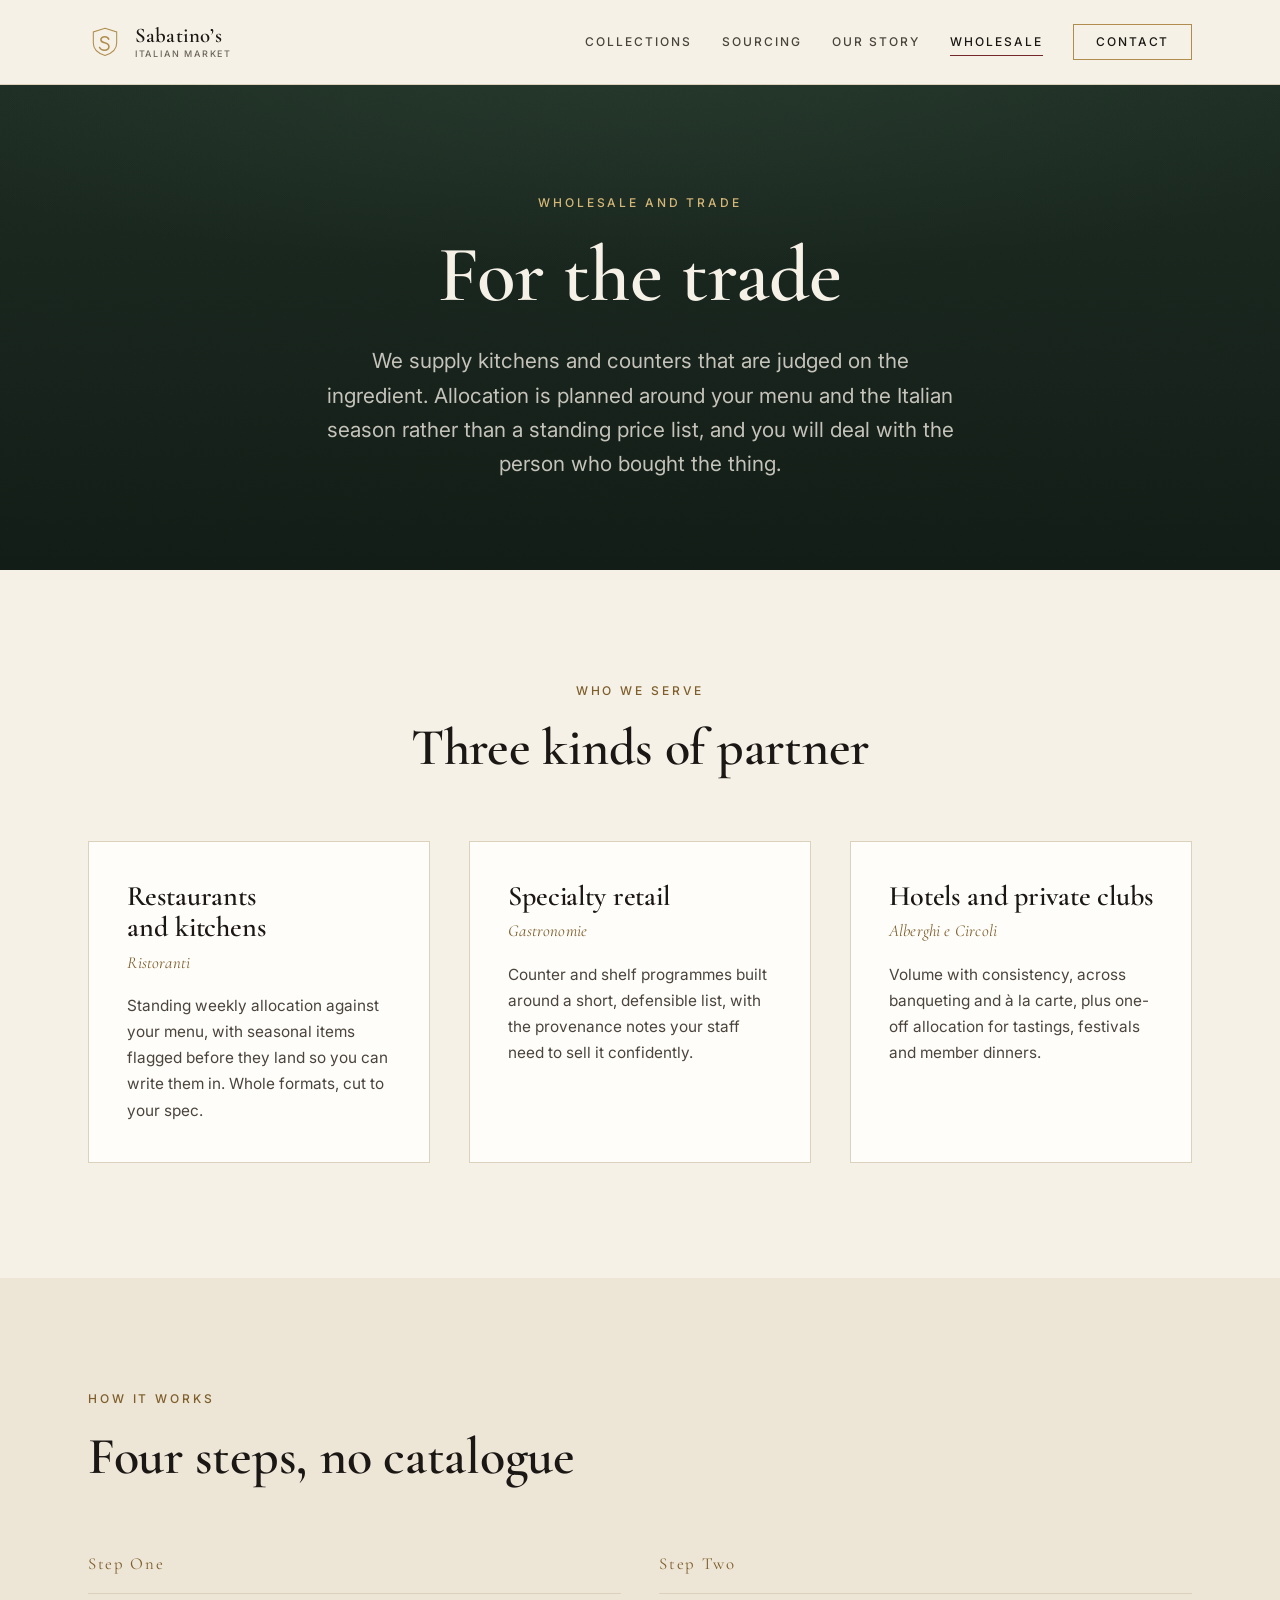
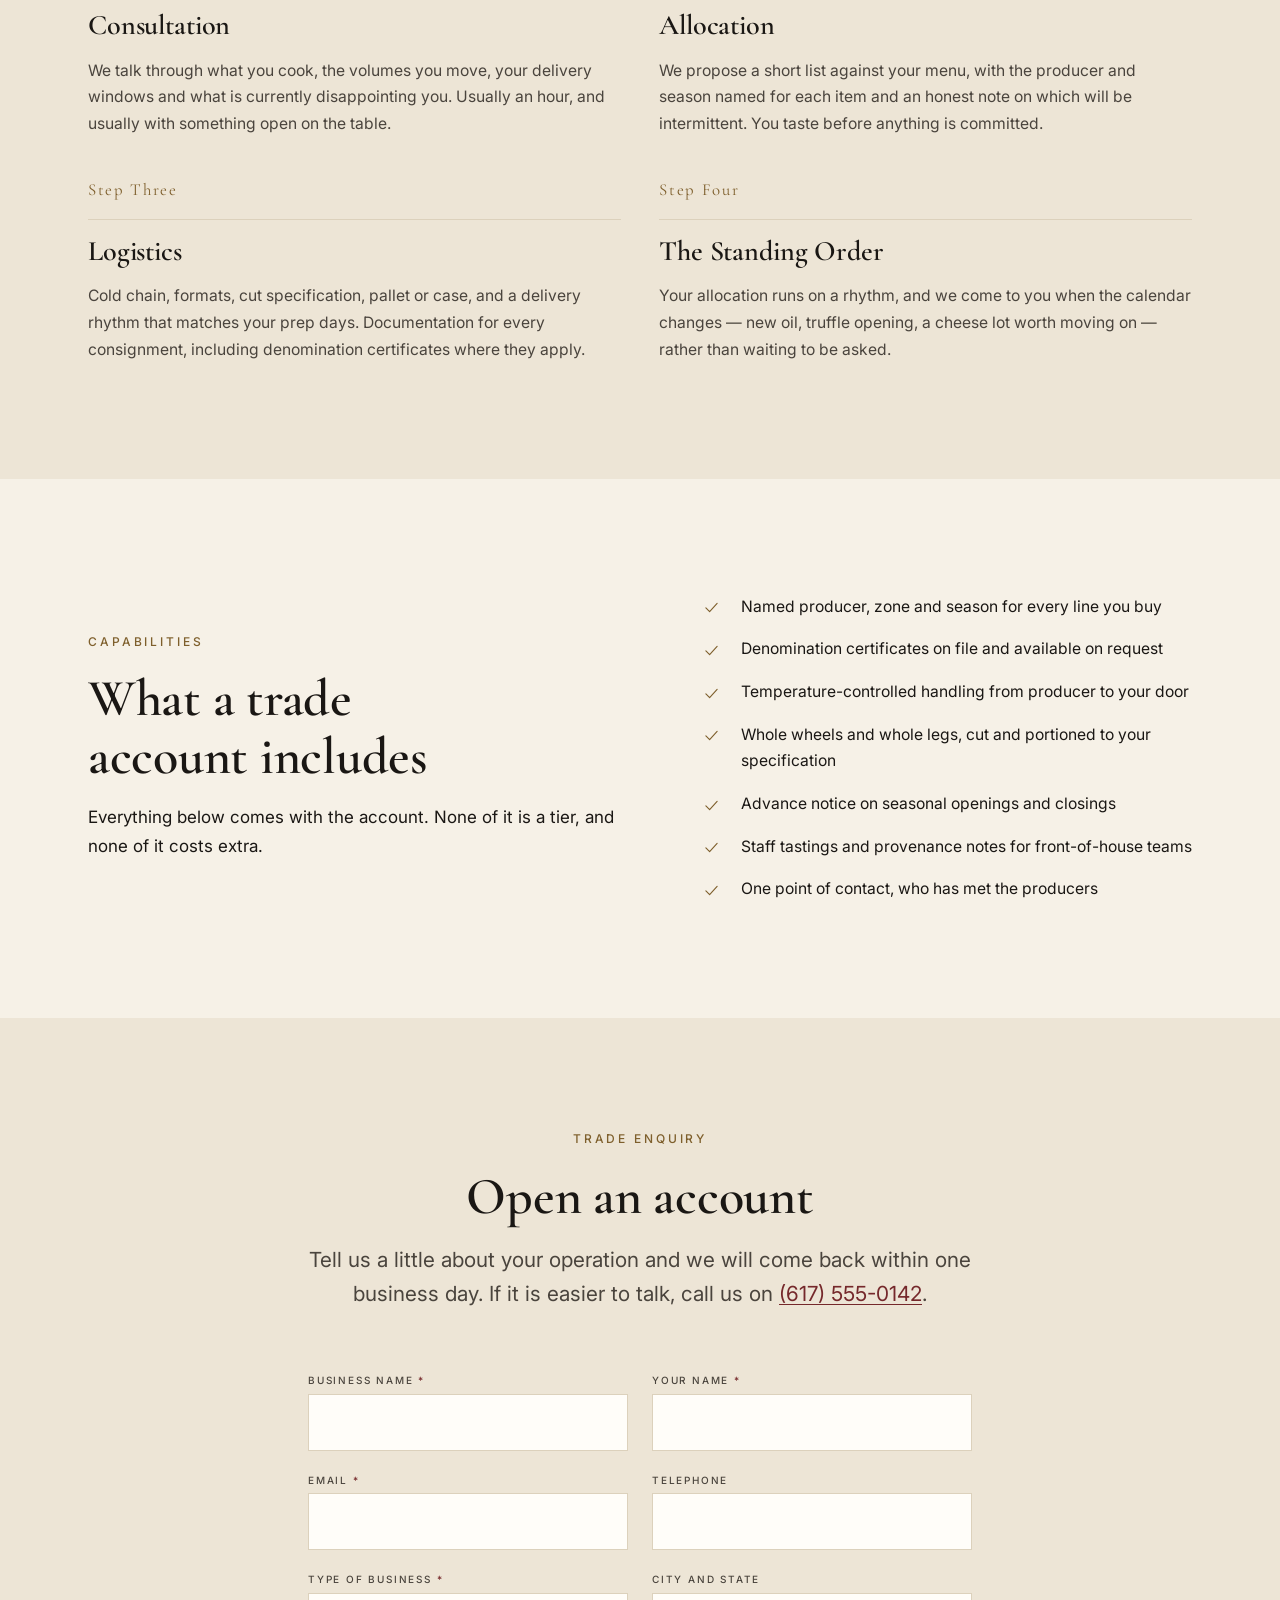
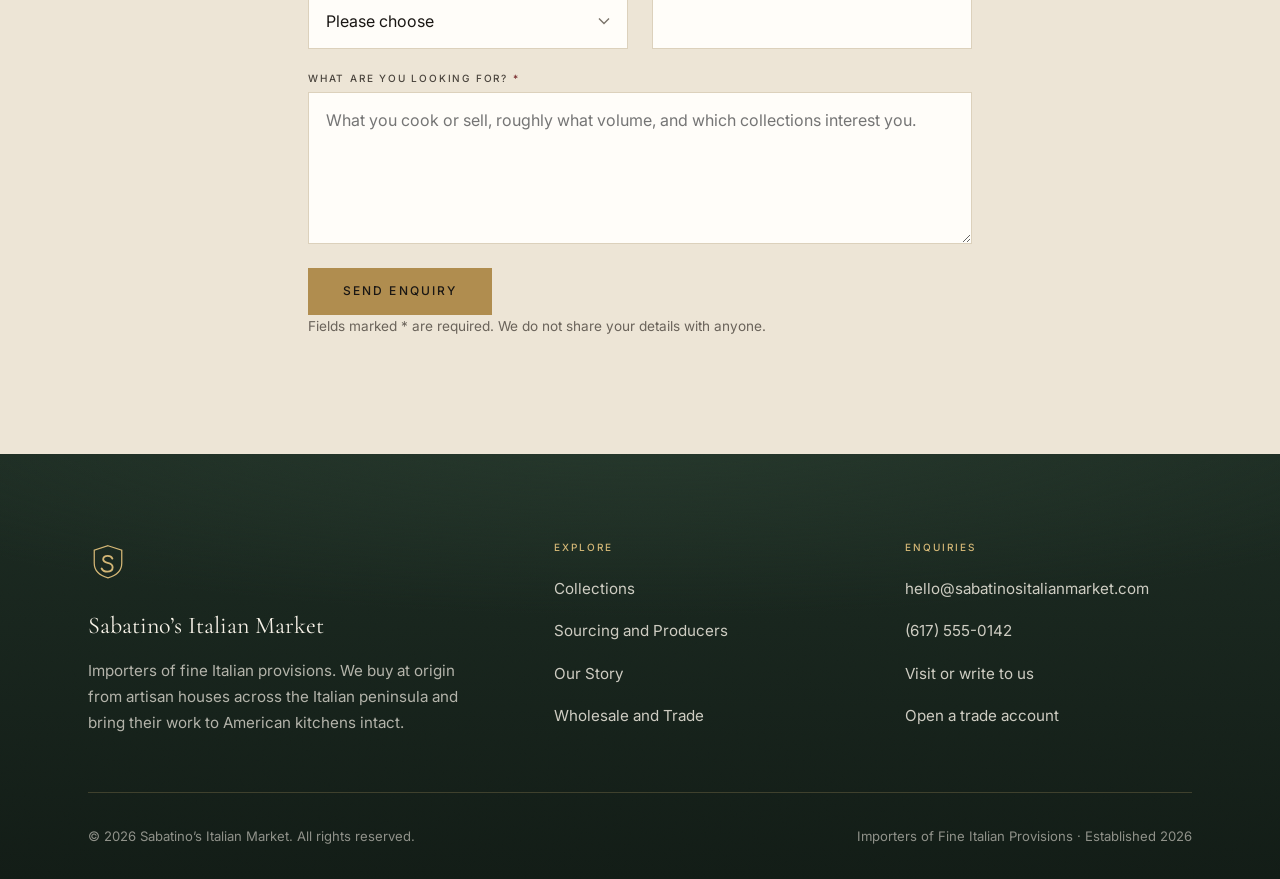
<file: wholesale.html>
<!DOCTYPE html>
<html lang="en">
<head>
  <meta charset="utf-8">
  <meta name="viewport" content="width=device-width, initial-scale=1">
  <title>Wholesale and Trade | Sabatino's Italian Market</title>
  <meta name="description" content="Trade supply of imported Italian provisions for restaurants, specialty retailers, hotels and private clubs. How partnership works, and how to open an account.">
  <link rel="canonical" href="https://cleblanc87.github.io/sabatinos-italian-market/wholesale.html">
  <link rel="icon" type="image/svg+xml" href="images/favicon.svg">

  <meta property="og:type" content="website">
  <meta property="og:site_name" content="Sabatino's Italian Market">
  <meta property="og:title" content="Wholesale and Trade | Sabatino's Italian Market">
  <meta property="og:description" content="Trade supply of imported Italian provisions for restaurants, specialty retailers, hotels and private clubs. How partnership works, and how to open an account.">
  <meta property="og:url" content="https://cleblanc87.github.io/sabatinos-italian-market/wholesale.html">
  <meta name="twitter:card" content="summary_large_image">
  <meta name="theme-color" content="#1C2B22">

  <link rel="preconnect" href="https://fonts.googleapis.com">
  <link rel="preconnect" href="https://fonts.gstatic.com" crossorigin>
  <link href="https://fonts.googleapis.com/css2?family=Cormorant+Garamond:ital,wght@0,500;0,600;0,700;1,500;1,600&family=Inter:wght@400;500&display=swap" rel="stylesheet">
  <link rel="stylesheet" href="css/style.css">
</head>

<body>
  <a class="skip" href="#main">Skip to content</a>

  <header class="site-header">
    <div class="wrap site-header__inner">
      <a class="wordmark" href="index.html">
      <svg class="crest crest--nav" viewBox="0 0 64 64" aria-hidden="true" focusable="false">
        <path d="M32 6 54 13v21c0 12.4-8.9 19.6-22 23.4C18.9 53.6 10 46.4 10 34V13L32 6Z" fill="none" stroke="currentColor" stroke-width="2"/>
        <path d="M39 26.5c-1.3-2.9-3.9-4.4-7.4-4.4-4.5 0-7.3 2.3-7.3 5.6 0 3.1 2.2 4.7 7.1 5.8 5.3 1.2 8 3.2 8 7 0 4.2-3.5 6.9-8.6 6.9-4.3 0-7.5-1.8-9-5" fill="none" stroke="currentColor" stroke-width="3" stroke-linecap="round"/>
      </svg>
        <span class="wordmark__text">
          <span class="wordmark__name">Sabatino&rsquo;s</span>
          <span class="wordmark__sub">Italian Market</span>
        </span>
      </a>

      <button class="nav-toggle" type="button" id="nav-toggle" aria-expanded="false" aria-controls="site-nav" aria-label="Open menu">
        <span class="nav-toggle__bar"></span>
        <span class="nav-toggle__bar"></span>
        <span class="nav-toggle__bar"></span>
      </button>

      <nav class="nav" id="site-nav" aria-label="Primary">
        <ul class="nav__list">
          <li><a class="nav__link" href="collections.html">Collections</a></li>
          <li><a class="nav__link" href="sourcing.html">Sourcing</a></li>
          <li><a class="nav__link" href="our-story.html">Our Story</a></li>
          <li><a class="nav__link" href="wholesale.html" aria-current="page">Wholesale</a></li>
          <li><a class="nav__link nav__cta" href="contact.html">Contact</a></li>
        </ul>
      </nav>
    </div>
  </header>

  <!-- Icon set. Defined once per page, referenced below with <use href="#i-…">. -->
  <svg aria-hidden="true" focusable="false" style="position:absolute;width:0;height:0;overflow:hidden">
    <symbol id="i-oil" viewBox="0 0 48 48" fill="none" stroke="currentColor" stroke-width="1.25" stroke-linecap="round" stroke-linejoin="round">
      <path d="M21 6h6v5.5c0 1.4.5 2.2 1.6 3.3l2.3 2.4c1.4 1.5 2.1 3 2.1 5V39a3 3 0 0 1-3 3H18a3 3 0 0 1-3-3V22.2c0-2 .7-3.5 2.1-5l2.3-2.4c1.1-1.1 1.6-1.9 1.6-3.3V6Z"/>
      <path d="M15 26.5h18"/>
      <path d="M20.5 31.5h7"/>
    </symbol>

    <symbol id="i-cheese" viewBox="0 0 48 48" fill="none" stroke="currentColor" stroke-width="1.25" stroke-linecap="round" stroke-linejoin="round">
      <path d="M8 17c0-3.9 7.2-7 16-7s16 3.1 16 7v10c0 3.9-7.2 7-16 7S8 30.9 8 27V17Z"/>
      <path d="M40 17c0 3.9-7.2 7-16 7S8 20.9 8 17"/>
      <path d="M24 24v10"/>
    </symbol>

    <symbol id="i-salumi" viewBox="0 0 48 48" fill="none" stroke="currentColor" stroke-width="1.25" stroke-linecap="round" stroke-linejoin="round">
      <path d="M18 7h12"/>
      <path d="M24 7v5"/>
      <path d="M24 12c-5 0-9 3.6-9 8v11.5c0 5.4 4 8.5 9 8.5s9-3.1 9-8.5V20c0-4.4-4-8-9-8Z"/>
      <path d="M16 21.5h16M16 28h16"/>
    </symbol>

    <symbol id="i-pasta" viewBox="0 0 48 48" fill="none" stroke="currentColor" stroke-width="1.25" stroke-linecap="round" stroke-linejoin="round">
      <path d="M24 42V15"/>
      <path d="M24 20c-4.5 0-8-3.2-8-7.5 4.5 0 8 3.2 8 7.5Z"/>
      <path d="M24 20c4.5 0 8-3.2 8-7.5-4.5 0-8 3.2-8 7.5Z"/>
      <path d="M24 28c-4.5 0-8-3.2-8-7.5 4.5 0 8 3.2 8 7.5Z"/>
      <path d="M24 28c4.5 0 8-3.2 8-7.5-4.5 0-8 3.2-8 7.5Z"/>
      <path d="M24 36c-4.5 0-8-3.2-8-7.5 4.5 0 8 3.2 8 7.5Z"/>
      <path d="M24 36c4.5 0 8-3.2 8-7.5-4.5 0-8 3.2-8 7.5Z"/>
      <path d="M24 15c0-2.8 1.4-4.8 3.8-5.9"/>
    </symbol>

    <symbol id="i-truffle" viewBox="0 0 48 48" fill="none" stroke="currentColor" stroke-width="1.25" stroke-linecap="round" stroke-linejoin="round">
      <path d="M13.8 20.4c2.1-5.3 7.2-8.4 12.4-7.9 6.1.6 10.4 4.3 11.4 9.4.8 4.2-1.1 8.3-4.7 10.9-4.2 3-9.9 3.3-14 .5-4.2-2.9-7-8-5.1-12.9Z"/>
      <path d="M19.5 21.8l3 2.4-2.2 3.1M27.4 18.9l2.7 2.1-1.7 2.7M25 29.4l3.2-1.6"/>
    </symbol>

    <symbol id="i-wine" viewBox="0 0 48 48" fill="none" stroke="currentColor" stroke-width="1.25" stroke-linecap="round" stroke-linejoin="round">
      <path d="M15 7h18l-1.6 13.2c-.6 4.9-3.9 7.8-7.4 7.8s-6.8-2.9-7.4-7.8L15 7Z"/>
      <path d="M16.2 15.5h15.6"/>
      <path d="M24 28v11"/>
      <path d="M17 41h14"/>
    </symbol>

    <symbol id="i-conserve" viewBox="0 0 48 48" fill="none" stroke="currentColor" stroke-width="1.25" stroke-linecap="round" stroke-linejoin="round">
      <path d="M16.5 7.5h15a1 1 0 0 1 1 1v3.5a1 1 0 0 1-1 1h-15a1 1 0 0 1-1-1V8.5a1 1 0 0 1 1-1Z"/>
      <path d="M17.5 13v3.4c0 1-.4 1.7-1 2.4-1.2 1.3-1.5 2.4-1.5 4V38a3 3 0 0 0 3 3h12a3 3 0 0 0 3-3V22.8c0-1.6-.3-2.7-1.5-4-.6-.7-1-1.4-1-2.4V13"/>
      <path d="M17 26.5h14"/>
    </symbol>

    <symbol id="i-arrow" viewBox="0 0 24 24" fill="none" stroke="currentColor" stroke-width="1.5" stroke-linecap="round" stroke-linejoin="round">
      <path d="M4 12h15M13 6l6 6-6 6"/>
    </symbol>

    <symbol id="i-check" viewBox="0 0 24 24" fill="none" stroke="currentColor" stroke-width="1.8" stroke-linecap="round" stroke-linejoin="round">
      <path d="M3 12.5 9 18.5 21 5.5"/>
    </symbol>
  </svg>

  <main id="main">

    <section class="page-hero on-dark">
      <div class="wrap wrap--tight">
        <span class="eyebrow">Wholesale and Trade</span>
        <h1>For the trade</h1>
        <p class="lede">
          We supply kitchens and counters that are judged on the ingredient. Allocation is
          planned around your menu and the Italian season rather than a standing price list,
          and you will deal with the person who bought the thing.
        </p>
      </div>
    </section>

    <section class="section">
      <div class="wrap">
        <div class="section-head section-head--center js-reveal">
          <span class="eyebrow">Who We Serve</span>
          <h2>Three kinds of partner</h2>
        </div>

        <div class="grid grid--3">
          <article class="card js-reveal">
            <h3>Restaurants and kitchens</h3>
            <span class="italiano">Ristoranti</span>
            <p>
              Standing weekly allocation against your menu, with seasonal items flagged
              before they land so you can write them in. Whole formats, cut to your spec.
            </p>
          </article>

          <article class="card js-reveal">
            <h3>Specialty retail</h3>
            <span class="italiano">Gastronomie</span>
            <p>
              Counter and shelf programmes built around a short, defensible list, with the
              provenance notes your staff need to sell it confidently.
            </p>
          </article>

          <article class="card js-reveal">
            <h3>Hotels and private clubs</h3>
            <span class="italiano">Alberghi e Circoli</span>
            <p>
              Volume with consistency, across banqueting and à la carte, plus one-off
              allocation for tastings, festivals and member dinners.
            </p>
          </article>
        </div>
      </div>
    </section>

    <section class="section ground-bone">
      <div class="wrap">
        <div class="section-head js-reveal">
          <span class="eyebrow">How It Works</span>
          <h2>Four steps, no catalogue</h2>
        </div>

        <div class="grid grid--2">
          <div class="pillar js-reveal">
            <span class="pillar__num">Step One</span>
            <h3>Consultation</h3>
            <p>
              We talk through what you cook, the volumes you move, your delivery windows and
              what is currently disappointing you. Usually an hour, and usually with
              something open on the table.
            </p>
          </div>

          <div class="pillar js-reveal">
            <span class="pillar__num">Step Two</span>
            <h3>Allocation</h3>
            <p>
              We propose a short list against your menu, with the producer and season named
              for each item and an honest note on which will be intermittent. You taste
              before anything is committed.
            </p>
          </div>

          <div class="pillar js-reveal">
            <span class="pillar__num">Step Three</span>
            <h3>Logistics</h3>
            <p>
              Cold chain, formats, cut specification, pallet or case, and a delivery rhythm
              that matches your prep days. Documentation for every consignment, including
              denomination certificates where they apply.
            </p>
          </div>

          <div class="pillar js-reveal">
            <span class="pillar__num">Step Four</span>
            <h3>The Standing Order</h3>
            <p>
              Your allocation runs on a rhythm, and we come to you when the calendar changes
              &mdash; new oil, truffle opening, a cheese lot worth moving on &mdash; rather
              than waiting to be asked.
            </p>
          </div>
        </div>
      </div>
    </section>

    <section class="section">
      <div class="wrap split">
        <div class="js-reveal">
          <span class="eyebrow">Capabilities</span>
          <h2>What a trade account includes</h2>
          <p>
            Everything below comes with the account. None of it is a tier, and none of it
            costs extra.
          </p>
        </div>

        <div class="js-reveal">
          <ul class="checks">
            <li><svg aria-hidden="true"><use href="#i-check"></use></svg><span>Named producer, zone and season for every line you buy</span></li>
            <li><svg aria-hidden="true"><use href="#i-check"></use></svg><span>Denomination certificates on file and available on request</span></li>
            <li><svg aria-hidden="true"><use href="#i-check"></use></svg><span>Temperature-controlled handling from producer to your door</span></li>
            <li><svg aria-hidden="true"><use href="#i-check"></use></svg><span>Whole wheels and whole legs, cut and portioned to your specification</span></li>
            <li><svg aria-hidden="true"><use href="#i-check"></use></svg><span>Advance notice on seasonal openings and closings</span></li>
            <li><svg aria-hidden="true"><use href="#i-check"></use></svg><span>Staff tastings and provenance notes for front-of-house teams</span></li>
            <li><svg aria-hidden="true"><use href="#i-check"></use></svg><span>One point of contact, who has met the producers</span></li>
          </ul>
        </div>
      </div>
    </section>

    <section class="section ground-bone">
      <div class="wrap wrap--tight">
        <div class="section-head section-head--center js-reveal">
          <span class="eyebrow">Trade Enquiry</span>
          <h2>Open an account</h2>
          <p class="lede">
            Tell us a little about your operation and we will come back within one business
            day. If it is easier to talk, call us on
            <!-- TODO: replace with your real telephone number. -->
            <a href="tel:+16175550142">(617) 555-0142</a>.
          </p>
        </div>

        <form class="form js-reveal" data-form="trade" data-status="trade-status" novalidate>
          <input type="hidden" name="_subject" value="Trade enquiry from sabatinositalianmarket.com">
          <input type="text" name="_gotcha" tabindex="-1" autocomplete="off" aria-hidden="true" style="display:none">

          <div class="form__row">
            <div class="field">
              <label for="business">Business name <span class="req" aria-hidden="true">*</span></label>
              <input type="text" id="business" name="business" required autocomplete="organization" aria-describedby="business-error">
              <p class="field__error" id="business-error" role="alert" data-empty="Please tell us the name of your business."></p>
            </div>
            <div class="field">
              <label for="contact-name">Your name <span class="req" aria-hidden="true">*</span></label>
              <input type="text" id="contact-name" name="name" required autocomplete="name" aria-describedby="contact-name-error">
              <p class="field__error" id="contact-name-error" role="alert" data-empty="Please tell us your name."></p>
            </div>
          </div>

          <div class="form__row">
            <div class="field">
              <label for="email">Email <span class="req" aria-hidden="true">*</span></label>
              <input type="email" id="email" name="email" required autocomplete="email" aria-describedby="email-error">
              <p class="field__error" id="email-error" role="alert" data-empty="Please give us an email address so we can reply."></p>
            </div>
            <div class="field">
              <label for="phone">Telephone</label>
              <input type="tel" id="phone" name="phone" autocomplete="tel" aria-describedby="phone-error">
              <p class="field__error" id="phone-error" role="alert"></p>
            </div>
          </div>

          <div class="form__row">
            <div class="field">
              <label for="type">Type of business <span class="req" aria-hidden="true">*</span></label>
              <select id="type" name="business_type" required aria-describedby="type-error">
                <option value="">Please choose</option>
                <option>Restaurant or kitchen</option>
                <option>Specialty retail or delicatessen</option>
                <option>Hotel, club or caterer</option>
                <option>Distributor or wholesaler</option>
                <option>Other</option>
              </select>
              <p class="field__error" id="type-error" role="alert" data-empty="Please choose the closest description."></p>
            </div>
            <div class="field">
              <label for="location">City and state</label>
              <input type="text" id="location" name="location" autocomplete="address-level2" aria-describedby="location-error">
              <p class="field__error" id="location-error" role="alert"></p>
            </div>
          </div>

          <div class="field">
            <label for="message">What are you looking for? <span class="req" aria-hidden="true">*</span></label>
            <textarea id="message" name="message" required aria-describedby="message-error" placeholder="What you cook or sell, roughly what volume, and which collections interest you."></textarea>
            <p class="field__error" id="message-error" role="alert" data-empty="A line or two about what you need is enough."></p>
          </div>

          <div>
            <button class="btn btn--gold" type="submit">Send Enquiry</button>
            <p class="form__note">Fields marked * are required. We do not share your details with anyone.</p>
          </div>
        </form>

        <div class="form-status" id="trade-status" role="status" aria-live="polite">
      <svg class="crest crest--nav" viewBox="0 0 64 64" aria-hidden="true" focusable="false">
        <path d="M32 6 54 13v21c0 12.4-8.9 19.6-22 23.4C18.9 53.6 10 46.4 10 34V13L32 6Z" fill="none" stroke="currentColor" stroke-width="2"/>
        <path d="M39 26.5c-1.3-2.9-3.9-4.4-7.4-4.4-4.5 0-7.3 2.3-7.3 5.6 0 3.1 2.2 4.7 7.1 5.8 5.3 1.2 8 3.2 8 7 0 4.2-3.5 6.9-8.6 6.9-4.3 0-7.5-1.8-9-5" fill="none" stroke="currentColor" stroke-width="3" stroke-linecap="round"/>
      </svg>
          <h3 data-status-heading>Grazie.</h3>
          <p data-status-message></p>
        </div>
      </div>
    </section>

  </main>

  <footer class="site-footer on-dark">
    <div class="wrap">
      <div class="site-footer__top">
        <div class="site-footer__brand">
      <svg class="crest crest--nav" viewBox="0 0 64 64" aria-hidden="true" focusable="false">
        <path d="M32 6 54 13v21c0 12.4-8.9 19.6-22 23.4C18.9 53.6 10 46.4 10 34V13L32 6Z" fill="none" stroke="currentColor" stroke-width="2"/>
        <path d="M39 26.5c-1.3-2.9-3.9-4.4-7.4-4.4-4.5 0-7.3 2.3-7.3 5.6 0 3.1 2.2 4.7 7.1 5.8 5.3 1.2 8 3.2 8 7 0 4.2-3.5 6.9-8.6 6.9-4.3 0-7.5-1.8-9-5" fill="none" stroke="currentColor" stroke-width="3" stroke-linecap="round"/>
      </svg>
          <p class="site-footer__name">Sabatino&rsquo;s Italian Market</p>
          <p class="site-footer__blurb">
            Importers of fine Italian provisions. We buy at origin from artisan houses
            across the Italian peninsula and bring their work to American kitchens intact.
          </p>
        </div>

        <div>
          <h4>Explore</h4>
          <ul>
            <li><a href="collections.html">Collections</a></li>
            <li><a href="sourcing.html">Sourcing and Producers</a></li>
            <li><a href="our-story.html">Our Story</a></li>
            <li><a href="wholesale.html">Wholesale and Trade</a></li>
          </ul>
        </div>

        <div>
          <h4>Enquiries</h4>
          <ul>
            <!-- TODO: replace with your real address, phone and email. -->
            <li><a href="mailto:hello@sabatinositalianmarket.com">hello@sabatinositalianmarket.com</a></li>
            <li><a href="tel:+16175550142">(617) 555-0142</a></li>
            <li><a href="contact.html">Visit or write to us</a></li>
            <li><a href="wholesale.html">Open a trade account</a></li>
          </ul>
        </div>
      </div>

      <div class="site-footer__bottom">
        <p>&copy; 2026 Sabatino&rsquo;s Italian Market. All rights reserved.</p>
        <p>Importers of Fine Italian Provisions &middot; Established 2026</p>
      </div>
    </div>
  </footer>

  <script src="js/main.js"></script>

</body>
</html>
</file>
<file: css/style.css>
/* ============================================================================
   Sabatino's Italian Market
   Importers of Fine Italian Provisions
   ----------------------------------------------------------------------------
   1.  Tokens
   2.  Reset & base
   3.  Typography
   4.  Layout primitives
   5.  Ornament (crest, divider, grain)
   6.  Header & navigation
   7.  Buttons
   8.  Hero
   9.  Components (cards, bands, timeline, quotes)
   10. Sourcing map
   11. Forms
   12. Footer
   13. Reveal animation
   14. Responsive
   15. Print
   ========================================================================= */

/* --- 1. Tokens ----------------------------------------------------------- */

:root {
  /* Palette */
  --ink:          #1A1714;
  --ink-soft:     #4A443D;
  --ink-faint:    #6A635A;
  --verde:        #1C2B22;
  --verde-deep:   #121C16;
  --verde-mid:    #26382C;
  --cream:        #F6F1E7;
  --bone:         #EDE5D6;
  --rule:         #DCD1BC;
  --oro:          #B08D4F;   /* ornament only: hairlines, rules, borders, focus rings */
  --oro-text:     #7E5F2C;   /* gold text + icons on light grounds */
  --oro-light:    #D4B776;   /* gold on dark grounds */
  --chianti:      #75282B;
  --white:        #FFFDF9;

  /* Type */
  --display: "Cormorant Garamond", Georgia, "Times New Roman", serif;
  --body:    "Inter", system-ui, -apple-system, "Segoe UI", sans-serif;

  /* Rhythm */
  --section:   clamp(4.5rem, 9vw, 8.5rem);
  --gutter:    clamp(1.25rem, 4vw, 3rem);
  --wrap:      1200px;
  --wrap-tight: 760px;

  /* Motion */
  --ease: cubic-bezier(.22, .61, .36, 1);

  color-scheme: light;
}

/* Paper grain, layered over solid grounds so flat colour never reads as flat. */
:root {
  --grain: url("data:image/svg+xml,%3Csvg xmlns='http://www.w3.org/2000/svg'%3E%3Cfilter id='n'%3E%3CfeTurbulence type='fractalNoise' baseFrequency='0.82' numOctaves='3' stitchTiles='stitch'/%3E%3C/filter%3E%3Crect width='100%25' height='100%25' filter='url(%23n)' opacity='0.38'/%3E%3C/svg%3E");
}

/* --- 2. Reset & base ----------------------------------------------------- */

*, *::before, *::after { box-sizing: border-box; }

html { -webkit-text-size-adjust: 100%; scroll-behavior: smooth; }

body {
  margin: 0;
  background: var(--cream);
  color: var(--ink);
  font: 400 17px/1.7 var(--body);
  -webkit-font-smoothing: antialiased;
  text-rendering: optimizeLegibility;
  overflow-x: hidden;
}

img, svg { max-width: 100%; }
svg { display: block; }
/* <use>-based icons have no intrinsic ratio; keep them square unless told otherwise. */
svg:not([viewBox]) { aspect-ratio: 1; }

a { color: var(--chianti); text-decoration-thickness: 1px; text-underline-offset: 3px; }
a:hover { color: var(--ink); }

ul, ol { margin: 0; padding: 0; }

:focus-visible {
  outline: 2px solid var(--oro);
  outline-offset: 3px;
  border-radius: 2px;
}
.on-dark :focus-visible { outline-color: var(--oro-light); }

.skip {
  position: absolute; left: 1rem; top: -4rem; z-index: 200;
  padding: .75rem 1.25rem;
  background: var(--verde); color: var(--cream);
  font: 500 12px/1 var(--body); letter-spacing: .14em; text-transform: uppercase;
  text-decoration: none; transition: top .18s var(--ease);
}
.skip:focus { top: 1rem; color: var(--cream); }

.sr-only {
  position: absolute; width: 1px; height: 1px;
  padding: 0; margin: -1px; overflow: hidden;
  clip: rect(0 0 0 0); white-space: nowrap; border: 0;
}

/* --- 3. Typography ------------------------------------------------------- */

h1, h2, h3, h4 {
  font-family: var(--display);
  font-weight: 600;
  line-height: 1.12;
  letter-spacing: -.005em;
  margin: 0;
  text-wrap: balance;
}

h1 { font-size: clamp(2.6rem, 6.2vw, 5rem); }
h2 { font-size: clamp(2rem, 4.2vw, 3.25rem); }
h3 { font-size: clamp(1.4rem, 2.2vw, 1.9rem); }
h4 { font-size: 1.2rem; }

p { margin: 0 0 1.15em; }
p:last-child { margin-bottom: 0; }

/* Headings carry no bottom margin by default, so give the text that follows
   one. Components that already space their own heading opt back out. */
h2 + p, h2 + .lede { margin-top: 1.05rem; }
.cta h2 + .lede { margin-top: 0; }

/* The single most important device for the tone of the whole site. */
.eyebrow {
  display: block;
  font: 500 clamp(10px, 1.1vw, 12px)/1 var(--body);
  letter-spacing: .24em;
  text-transform: uppercase;
  color: var(--oro-text);
  margin: 0 0 1.4rem;
}
.on-dark .eyebrow { color: var(--oro-light); }

.lede {
  font-size: clamp(1.1rem, 1.7vw, 1.3rem);
  line-height: 1.65;
  color: var(--ink-soft);
}
.on-dark .lede { color: rgba(246, 241, 231, .78); }

.italiano {
  font-family: var(--display);
  font-style: italic;
  font-size: 1.15rem;
  color: var(--oro-text);
  letter-spacing: .01em;
}

.figure {
  font-family: var(--display);
  font-size: clamp(2.75rem, 5vw, 4rem);
  line-height: 1;
  color: var(--oro-light);
}

/* --- 4. Layout primitives ------------------------------------------------ */

.wrap {
  width: 100%;
  max-width: var(--wrap);
  margin-inline: auto;
  padding-inline: var(--gutter);
}
.wrap--tight { max-width: var(--wrap-tight); }

section { position: relative; }

.section    { padding-block: var(--section); }
.section--sm { padding-block: clamp(3rem, 6vw, 5rem); }

.ground-bone  { background: var(--bone); }
.ground-white { background: var(--white); }

/* Dark grounds carry the grain and a soft interior glow. */
.on-dark {
  position: relative;
  background:
    radial-gradient(120% 80% at 50% -10%, var(--verde-mid) 0%, transparent 60%),
    linear-gradient(180deg, var(--verde) 0%, var(--verde-deep) 100%);
  color: rgba(246, 241, 231, .92);
  overflow: hidden;
}
.on-dark::before {
  content: "";
  position: absolute; inset: 0;
  background-image: var(--grain);
  opacity: .16;
  mix-blend-mode: overlay;
  pointer-events: none;
}
.on-dark > * { position: relative; }
.on-dark h1, .on-dark h2, .on-dark h3 { color: var(--cream); }

.section-head { max-width: 46rem; margin-bottom: clamp(2.5rem, 5vw, 4rem); }
.section-head--center { margin-inline: auto; text-align: center; }

.grid { display: grid; gap: clamp(1.5rem, 3vw, 2.5rem); }
.grid--2 { grid-template-columns: repeat(2, 1fr); }
.grid--3 { grid-template-columns: repeat(3, 1fr); }

.split {
  display: grid;
  grid-template-columns: 1.05fr .95fr;
  gap: clamp(2.5rem, 6vw, 5.5rem);
  align-items: center;
}

/* --- 5. Ornament -------------------------------------------------------- */

.crest { color: var(--oro); }
.crest--nav  { width: 34px; }
.crest--hero { width: clamp(88px, 12vw, 124px); color: var(--oro-light); }

/* Gold hairline broken by a diamond. */
.divider {
  display: flex; align-items: center; gap: 1rem;
  margin-block: clamp(2.5rem, 5vw, 3.75rem);
  color: var(--oro);
}
.divider::before, .divider::after {
  content: ""; flex: 1; height: 1px;
  background: linear-gradient(90deg, transparent, currentColor 45%, currentColor 55%, transparent);
  opacity: .5;
}
.divider__gem {
  width: 7px; height: 7px;
  background: currentColor;
  transform: rotate(45deg);
  flex: none;
}
.divider--start::before { display: none; }
.divider--start { justify-content: flex-start; }
.divider--start::after { flex: 0 0 68px; }
.on-dark .divider { color: var(--oro-light); }

.rule-top { border-top: 1px solid var(--rule); }

/* --- 6. Header & navigation --------------------------------------------- */

.site-header {
  position: sticky; top: 0; z-index: 100;
  background: rgba(246, 241, 231, .93);
  backdrop-filter: saturate(140%) blur(10px);
  border-bottom: 1px solid var(--rule);
  transition: box-shadow .25s var(--ease);
}
.site-header.is-stuck { box-shadow: 0 1px 24px rgba(26, 23, 20, .09); }

.site-header__inner {
  display: flex; align-items: center; justify-content: space-between;
  gap: 2rem;
  min-height: 84px;
}

.wordmark {
  display: flex; align-items: center; gap: .8rem;
  text-decoration: none; color: var(--ink);
  flex: none;
}
.wordmark__text { display: grid; gap: .18rem; }
.wordmark__name {
  font-family: var(--display);
  font-size: 1.3rem; font-weight: 600; line-height: 1;
  letter-spacing: .01em;
}
.wordmark__sub {
  font: 500 9px/1 var(--body);
  letter-spacing: .2em; text-transform: uppercase;
  color: var(--ink-faint);
}

.nav__list {
  display: flex; align-items: center; gap: clamp(1.1rem, 2.4vw, 2.1rem);
  list-style: none;
}
.nav__link {
  position: relative;
  display: block; padding: .4rem 0;
  font: 500 12px/1 var(--body);
  letter-spacing: .16em; text-transform: uppercase;
  color: var(--ink-soft); text-decoration: none;
  transition: color .2s var(--ease);
}
.nav__link:hover { color: var(--ink); }
.nav__link::after {
  content: ""; position: absolute; left: 0; right: 0; bottom: -2px;
  height: 1px; background: var(--oro);
  transform: scaleX(0); transform-origin: left;
  transition: transform .28s var(--ease);
}
.nav__link:hover::after { transform: scaleX(1); }
.nav__link[aria-current="page"] { color: var(--ink); }
.nav__link[aria-current="page"]::after { transform: scaleX(1); background: var(--chianti); }

.nav__cta {
  padding: .7rem 1.35rem;
  border: 1px solid var(--oro);
  color: var(--ink);
}
.nav__cta::after { display: none; }
.nav__cta:hover { background: var(--oro); color: var(--ink); }

.nav-toggle {
  display: none;
  width: 44px; height: 44px;
  padding: 0; margin-right: -8px;
  background: none; border: 0; cursor: pointer;
  color: var(--ink);
}
.nav-toggle__bar {
  display: block; width: 24px; height: 1.5px;
  margin: 5px auto;
  background: currentColor;
  transition: transform .26s var(--ease), opacity .18s var(--ease);
}
.nav-toggle[aria-expanded="true"] .nav-toggle__bar:nth-child(1) { transform: translateY(6.5px) rotate(45deg); }
.nav-toggle[aria-expanded="true"] .nav-toggle__bar:nth-child(2) { opacity: 0; }
.nav-toggle[aria-expanded="true"] .nav-toggle__bar:nth-child(3) { transform: translateY(-6.5px) rotate(-45deg); }

/* --- 7. Buttons --------------------------------------------------------- */

.btn {
  display: inline-flex; align-items: center; justify-content: center; gap: .6rem;
  padding: 1.05rem 2.1rem;
  border: 1px solid transparent;
  font: 500 12px/1 var(--body);
  letter-spacing: .18em; text-transform: uppercase;
  text-decoration: none; cursor: pointer;
  transition: background-color .24s var(--ease), color .24s var(--ease),
              border-color .24s var(--ease), transform .24s var(--ease);
}
.btn:hover { transform: translateY(-2px); }
.btn:active { transform: none; }

.btn--gold  { background: var(--oro); color: var(--ink); }
.btn--gold:hover { background: #9C7B41; color: var(--ink); }

.btn--ghost { border-color: rgba(212, 183, 118, .5); color: var(--cream); }
.btn--ghost:hover { border-color: var(--oro-light); background: rgba(212, 183, 118, .1); color: var(--cream); }

.btn--ink { border-color: var(--ink); color: var(--ink); }
.btn--ink:hover { background: var(--ink); color: var(--cream); }

.btn-row { display: flex; flex-wrap: wrap; gap: 1rem; }

/* Understated text link with a travelling arrow. */
.link-more {
  display: inline-flex; align-items: center; gap: .55rem;
  font: 500 12px/1 var(--body);
  letter-spacing: .16em; text-transform: uppercase;
  color: var(--ink); text-decoration: none;
  padding-bottom: .4rem;
  border-bottom: 1px solid var(--oro);
}
.link-more svg { width: 16px; height: 16px; transition: transform .26s var(--ease); }
.link-more:hover svg { transform: translateX(5px); }
.on-dark .link-more { color: var(--cream); }

/* --- 8. Hero ------------------------------------------------------------ */

.hero {
  display: grid; place-items: center;
  min-height: min(88vh, 860px);
  padding-block: clamp(4.5rem, 11vw, 8rem);
  text-align: center;
}
.hero__inner { max-width: 54rem; }
.hero .crest--hero { margin: 0 auto 2.25rem; }
.hero h1 { margin-bottom: 1.6rem; }
.hero h1 em {
  font-style: italic;
  color: var(--oro-light);
  font-weight: 500;
}
.hero .lede { max-width: 38rem; margin: 0 auto 2.75rem; }
.hero .btn-row { justify-content: center; }

/* Compact hero for interior pages. */
.page-hero {
  padding-block: clamp(4rem, 9vw, 7rem) clamp(3.5rem, 7vw, 5.5rem);
  text-align: center;
}
.page-hero .lede { max-width: 40rem; margin-inline: auto; margin-top: 1.5rem; }

/* --- 9. Components ----------------------------------------------------- */

.card {
  display: flex; flex-direction: column;
  padding: clamp(1.75rem, 3vw, 2.5rem);
  background: var(--white);
  border: 1px solid var(--rule);
  transition: border-color .3s var(--ease), box-shadow .3s var(--ease), transform .3s var(--ease);
}
.card:hover {
  border-color: var(--oro);
  box-shadow: 0 18px 44px -28px rgba(26, 23, 20, .38);
  transform: translateY(-4px);
}
.card__icon { width: 46px; height: 46px; color: var(--oro-text); margin-bottom: 1.5rem; }
.card h3 { margin-bottom: .3rem; }
.card .italiano { display: block; margin-bottom: 1rem; font-size: 1.05rem; }
.card p { color: var(--ink-soft); font-size: .96rem; }

/* Numbered value/step column. */
.pillar { display: flex; flex-direction: column; gap: 1rem; }
.pillar__num {
  font-family: var(--display);
  font-size: 1.05rem; letter-spacing: .1em;
  color: var(--oro-text);
  padding-bottom: .9rem;
  border-bottom: 1px solid var(--rule);
}
.on-dark .pillar__num { color: var(--oro-light); border-color: rgba(212, 183, 118, .28); }
.pillar__icon { width: 44px; height: 44px; color: var(--oro-text); }
.pillar p { color: var(--ink-soft); font-size: .98rem; }
.on-dark .pillar p { color: rgba(246, 241, 231, .74); }

/* Typographic figures row — deliberately not a stat dashboard. */
.figures {
  display: grid; grid-template-columns: repeat(4, 1fr);
  gap: clamp(1.5rem, 4vw, 3rem);
  text-align: center;
}
.figures__item { display: grid; gap: .7rem; }
.figures__label {
  font: 500 10px/1.5 var(--body);
  letter-spacing: .2em; text-transform: uppercase;
  color: rgba(246, 241, 231, .68);
}

.quote {
  margin: 0;
  font-family: var(--display);
  font-size: clamp(1.5rem, 3vw, 2.25rem);
  line-height: 1.35;
  font-style: italic;
  color: var(--ink);
  text-wrap: balance;
}
.on-dark .quote { color: var(--cream); }
.quote__cite {
  display: block; margin-top: 1.5rem;
  font: 500 11px/1 var(--body);
  letter-spacing: .2em; text-transform: uppercase;
  font-style: normal;
  color: var(--oro-text);
}

/* Editorial alternating rows (collections). */
.entry {
  display: grid;
  grid-template-columns: 1fr 1fr;
  gap: clamp(2rem, 6vw, 5rem);
  align-items: start;
  padding-block: clamp(2.75rem, 5vw, 4.25rem);
  border-top: 1px solid var(--rule);
}
.entry:first-of-type { border-top: 0; }
.entry__icon { width: 54px; height: 54px; color: var(--oro-text); margin-bottom: 1.75rem; }
.entry h2 { font-size: clamp(1.8rem, 3vw, 2.5rem); margin-bottom: .35rem; }
.entry__body > p { color: var(--ink-soft); }
.entry__head { position: sticky; top: 112px; }
.entry--flip .entry__head { grid-column: 2; grid-row: 1; }
.entry--flip .entry__body { grid-column: 1; grid-row: 1; }

.spec {
  margin: 0; display: grid; gap: 0;
  border-top: 1px solid var(--rule);
}
.spec__row {
  display: grid;
  grid-template-columns: 8.5rem 1fr;
  gap: 1rem;
  padding-block: .85rem;
  border-bottom: 1px solid var(--rule);
  font-size: .94rem;
}
.spec__key {
  font: 500 10px/1.7 var(--body);
  letter-spacing: .16em; text-transform: uppercase;
  color: var(--ink-faint);
}
.spec__val { margin: 0; color: var(--ink); }

/* Vertical gold-rule timeline. */
.timeline { list-style: none; position: relative; padding-left: 2.5rem; }
.timeline::before {
  content: ""; position: absolute; left: 5px; top: .6rem; bottom: .6rem;
  width: 1px; background: var(--rule);
}
.timeline__item { position: relative; padding-bottom: 2.75rem; }
.timeline__item:last-child { padding-bottom: 0; }
.timeline__item::before {
  content: ""; position: absolute; left: -2.5rem; top: .5rem;
  width: 11px; height: 11px;
  background: var(--cream);
  border: 1px solid var(--oro);
  transform: rotate(45deg);
}
.timeline__when {
  display: block;
  font: 500 10px/1 var(--body);
  letter-spacing: .2em; text-transform: uppercase;
  color: var(--oro-text);
  margin-bottom: .6rem;
}
.timeline h3 { font-size: 1.35rem; margin-bottom: .5rem; }
.timeline p { color: var(--ink-soft); font-size: .97rem; }

/* Plain-language definition list (DOP/IGP). */
.defs { display: grid; gap: 0; }
.defs__item {
  display: grid; grid-template-columns: 7rem 1fr;
  gap: clamp(1rem, 3vw, 2.5rem);
  padding-block: 1.6rem;
  border-bottom: 1px solid var(--rule);
}
.defs__item:first-child { border-top: 1px solid var(--rule); }
.defs__term {
  font-family: var(--display);
  font-size: 1.5rem; color: var(--oro-text);
}
.defs__desc p { font-size: .97rem; color: var(--ink-soft); }
.defs__desc strong { color: var(--ink); font-weight: 500; }

.checks { list-style: none; display: grid; gap: 1rem; }
.checks li {
  display: grid; grid-template-columns: 1.4rem 1fr; gap: .9rem;
  align-items: start;
  font-size: .98rem;
}
.checks svg { width: 15px; height: 15px; margin-top: .42rem; color: var(--oro-text); }

/* Full-width call-to-action band. */
.cta { text-align: center; }
.cta h2 { max-width: 34rem; margin: 0 auto 1.25rem; }
.cta .lede { max-width: 36rem; margin: 0 auto 2.5rem; }
.cta .btn-row { justify-content: center; }

/* --- 10. Sourcing map -------------------------------------------------- */

.map-layout {
  display: grid;
  grid-template-columns: minmax(280px, 38%) 1fr;
  gap: clamp(2.5rem, 6vw, 5rem);
  align-items: start;
}
.map { position: sticky; top: 120px; }
.map svg { width: 100%; height: auto; overflow: visible; }
.map__land {
  fill: rgba(28, 43, 34, .05);
  stroke: var(--verde);
  stroke-width: .9;
  stroke-linejoin: round;
}
.map__pin { transition: transform .3s var(--ease); transform-origin: center; }
.map__pin circle { fill: var(--cream); stroke: var(--oro); stroke-width: 1.2; transition: fill .3s var(--ease); }
.map__pin text {
  font: 500 7px/1 var(--body);
  fill: var(--oro-text);
  text-anchor: middle;
  transition: fill .3s var(--ease);
}
.map__pin.is-active circle { fill: var(--chianti); stroke: var(--chianti); }
.map__pin.is-active text { fill: var(--white); }
.map__caption {
  margin-top: 1.5rem;
  font: 500 10px/1.7 var(--body);
  letter-spacing: .16em; text-transform: uppercase;
  color: var(--ink-faint);
  text-align: center;
}

.regions { list-style: none; display: grid; gap: 0; }
.region {
  display: grid; grid-template-columns: 2.5rem 1fr;
  gap: clamp(1rem, 2vw, 1.75rem);
  padding-block: 1.75rem;
  border-bottom: 1px solid var(--rule);
  transition: background-color .3s var(--ease);
}
.region:first-child { border-top: 1px solid var(--rule); }
.region:hover, .region:focus-within { background: rgba(176, 141, 79, .07); }
.region__num {
  font-family: var(--display);
  font-size: 1.15rem;
  color: var(--oro-text);
  padding-top: .15rem;
}
.region h3 { font-size: 1.45rem; margin-bottom: .2rem; }
.region__what {
  display: block;
  font: 500 10px/1.6 var(--body);
  letter-spacing: .16em; text-transform: uppercase;
  color: var(--ink-faint);
  margin-bottom: .75rem;
}
.region p { font-size: .96rem; color: var(--ink-soft); }

/* --- 11. Forms --------------------------------------------------------- */

.form { display: grid; gap: 1.5rem; }
.form__row { display: grid; grid-template-columns: 1fr 1fr; gap: 1.5rem; }

.field { display: grid; gap: .55rem; }
.field label {
  font: 500 10px/1 var(--body);
  letter-spacing: .18em; text-transform: uppercase;
  color: var(--ink-soft);
}
.field .req { color: var(--chianti); }

.field input,
.field select,
.field textarea {
  width: 100%;
  padding: .95rem 1.05rem;
  background: var(--white);
  border: 1px solid var(--rule);
  border-radius: 0;
  color: var(--ink);
  font: 400 16px/1.5 var(--body);
  transition: border-color .22s var(--ease), box-shadow .22s var(--ease);
  -webkit-appearance: none; appearance: none;
}
.field textarea { min-height: 9.5rem; resize: vertical; }
.field select {
  background-image: url("data:image/svg+xml,%3Csvg xmlns='http://www.w3.org/2000/svg' viewBox='0 0 12 8'%3E%3Cpath d='M1 1.5 6 6.5l5-5' fill='none' stroke='%237A736A' stroke-width='1.4'/%3E%3C/svg%3E");
  background-repeat: no-repeat;
  background-position: right 1.05rem center;
  background-size: 12px;
  padding-right: 2.75rem;
}
.field input:focus,
.field select:focus,
.field textarea:focus {
  outline: none;
  border-color: var(--oro);
  box-shadow: 0 0 0 3px rgba(176, 141, 79, .16);
}
.field input[aria-invalid="true"],
.field select[aria-invalid="true"],
.field textarea[aria-invalid="true"] { border-color: var(--chianti); }

.field__error {
  display: none;
  font-size: .85rem;
  color: var(--chianti);
}
.field__error.is-shown { display: block; }

.form__note { font-size: .85rem; color: var(--ink-faint); }

.form-status {
  display: none;
  padding: clamp(1.75rem, 4vw, 2.5rem);
  background: var(--white);
  border: 1px solid var(--oro);
  text-align: center;
}
.form-status.is-shown { display: block; }
.form-status h3 { margin-bottom: .75rem; }
.form-status p { color: var(--ink-soft); font-size: .97rem; }
.form-status .crest { width: 44px; margin: 0 auto 1.25rem; }
.form-status--error { border-color: var(--chianti); }

/* Contact details column. */
.contact-detail {
  display: grid; gap: .4rem;
  padding-block: 1.5rem;
  border-bottom: 1px solid var(--rule);
}
.contact-detail:first-child { border-top: 1px solid var(--rule); }
.contact-detail dt {
  font: 500 10px/1 var(--body);
  letter-spacing: .18em; text-transform: uppercase;
  color: var(--ink-faint);
}
.contact-detail dd { margin: 0; font-size: 1.05rem; }
.contact-detail dd a { color: var(--ink); text-decoration-color: var(--oro); }
.contact-detail dd a:hover { color: var(--chianti); }

/* --- 12. Footer -------------------------------------------------------- */

.site-footer { padding-block: clamp(3.5rem, 7vw, 5.5rem) 2rem; }
.site-footer__top {
  display: grid;
  grid-template-columns: 1.4fr 1fr 1fr;
  gap: clamp(2rem, 5vw, 4rem);
  padding-bottom: clamp(2.5rem, 5vw, 3.5rem);
}
.site-footer .crest { width: 40px; margin-bottom: 1.5rem; color: var(--oro-light); }
.site-footer__name {
  font-family: var(--display);
  font-size: 1.5rem; margin-bottom: .75rem;
  color: var(--cream);
}
.site-footer__blurb { font-size: .95rem; color: rgba(246, 241, 231, .7); max-width: 26rem; }
.site-footer h4 {
  font: 500 10px/1 var(--body);
  letter-spacing: .2em; text-transform: uppercase;
  color: var(--oro-light);
  margin-bottom: 1.4rem;
}
.site-footer ul { list-style: none; display: grid; gap: .85rem; }
.site-footer a {
  color: rgba(246, 241, 231, .82);
  font-size: .95rem;
  text-decoration: none;
}
.site-footer a:hover { color: var(--oro-light); text-decoration: underline; text-underline-offset: 4px; }
.site-footer__bottom {
  display: flex; flex-wrap: wrap; gap: 1rem 2rem;
  justify-content: space-between; align-items: center;
  padding-top: 2rem;
  border-top: 1px solid rgba(212, 183, 118, .22);
  font-size: .82rem;
  color: rgba(246, 241, 231, .55);
}
.site-footer__bottom p { margin: 0; }

/* --- 13. Reveal animation ---------------------------------------------- */
/* Content is fully visible by default; JS opts in to the animation, so the
   page never depends on scripting to be readable. */

.js-reveal.reveal-ready {
  opacity: 0;
  transform: translateY(22px);
  transition: opacity .8s var(--ease), transform .8s var(--ease);
}
.js-reveal.reveal-ready.is-visible { opacity: 1; transform: none; }

/* --- 14. Responsive ---------------------------------------------------- */

@media (max-width: 1024px) {
  .split, .map-layout { grid-template-columns: 1fr; }
  .map { position: static; max-width: 340px; margin-inline: auto; }
  .grid--3 { grid-template-columns: repeat(2, 1fr); }
  .entry { grid-template-columns: 1fr; gap: 1.75rem; }
  .entry__head { position: static; }
  .entry--flip .entry__head,
  .entry--flip .entry__body { grid-column: 1; grid-row: auto; }
}

@media (max-width: 860px) {
  .site-header__inner { min-height: 72px; }
  .nav-toggle { display: block; }

  .nav {
    position: fixed; inset: 72px 0 auto;
    max-height: calc(100dvh - 72px);
    overflow-y: auto;
    background: var(--cream);
    border-bottom: 1px solid var(--rule);
    box-shadow: 0 24px 48px -32px rgba(26, 23, 20, .45);
    transform: translateY(-14px);
    opacity: 0;
    visibility: hidden;
    transition: transform .3s var(--ease), opacity .3s var(--ease), visibility .3s;
  }
  .nav.is-open { transform: none; opacity: 1; visibility: visible; }
  .nav__list {
    flex-direction: column; align-items: stretch;
    gap: 0;
    padding: 1rem var(--gutter) 2rem;
  }
  .nav__list li { border-bottom: 1px solid var(--rule); }
  .nav__list li:last-child { border-bottom: 0; padding-top: 1.5rem; }
  .nav__link { padding: 1.15rem 0; font-size: 13px; }
  .nav__link::after { display: none; }
  .nav__cta { justify-content: center; text-align: center; }
  .nav__cta.nav__link { padding: 1.05rem 1.35rem; }

  .figures { grid-template-columns: repeat(2, 1fr); row-gap: 2.5rem; }
  .site-footer__top { grid-template-columns: 1fr 1fr; }
  .site-footer__brand { grid-column: 1 / -1; }
}

@media (max-width: 560px) {
  body { font-size: 16px; }
  .grid--2, .grid--3, .form__row { grid-template-columns: 1fr; }
  .figures { grid-template-columns: 1fr; }
  .site-footer__top { grid-template-columns: 1fr; }
  .btn { width: 100%; }
  .btn-row { flex-direction: column; }
  .spec__row, .defs__item { grid-template-columns: 1fr; gap: .3rem; }
  .region { grid-template-columns: 1fr; gap: .5rem; }
  .wordmark__name { font-size: 1.15rem; }
  .timeline { padding-left: 1.75rem; }
  .timeline__item::before { left: -1.75rem; }
}

/* --- 15. Motion & print ------------------------------------------------ */

@media (prefers-reduced-motion: reduce) {
  html { scroll-behavior: auto; }
  *, *::before, *::after {
    animation-duration: .001ms !important;
    transition-duration: .001ms !important;
  }
  .js-reveal.reveal-ready { opacity: 1 !important; transform: none !important; }
  .btn:hover, .card:hover { transform: none; }
}

@media print {
  .site-header, .nav-toggle, .skip, .cta, .form { display: none; }
  body { background: #fff; color: #000; font-size: 11pt; }
  .on-dark { background: #fff !important; color: #000 !important; }
  .on-dark h1, .on-dark h2, .on-dark h3, .on-dark .lede { color: #000 !important; }
  .on-dark::before { display: none; }
  .section { padding-block: 1.5rem; }
  a { color: #000; }
}
</file>
